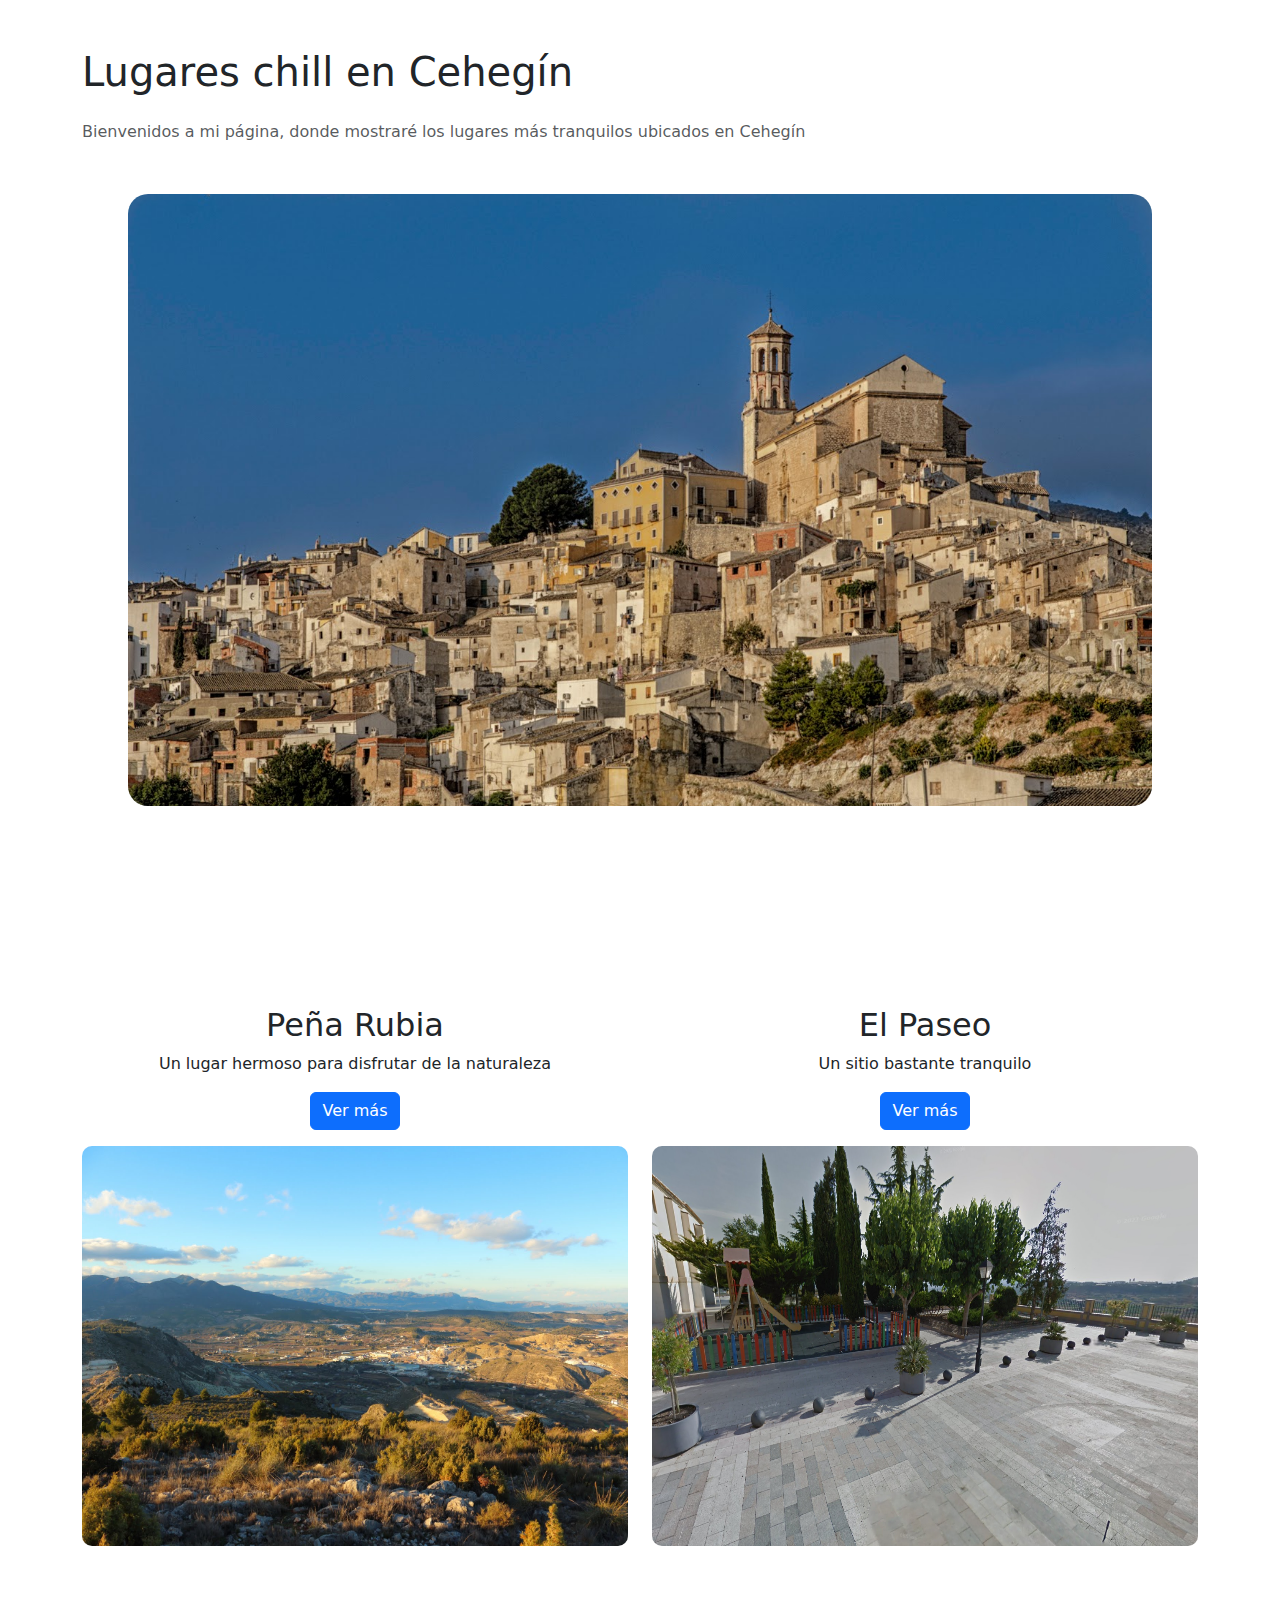
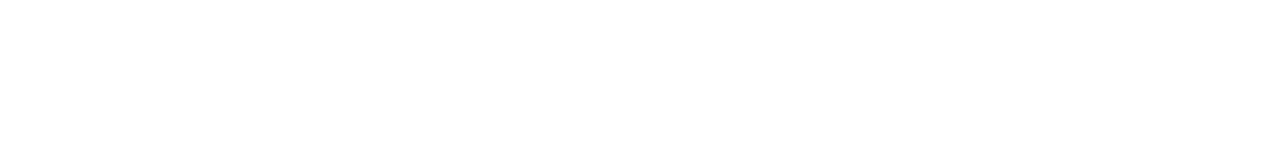
<file: index.html>
<!DOCTYPE html><html lang="es"><head><meta charset="utf-8"><meta name="viewport" content="width=device-width, initial-scale=1.0"><title>Chill en Cehegín</title><link rel="stylesheet" href="/index.02354acd.css"></head><body> <div class="container mt-5"> <h1 class="mb-4 mt-5">Lugares chill en Cehegín</h1> <p class="text-muted">Bienvenidos a mi página, donde mostraré los lugares más tranquilos ubicados en Cehegín</p> </div> <div class="simple-slider" data-simple-slider> <img src="/cehegin1.4e8de861.jpeg" alt="Cehegín 1" class="img-fluid"> <img src="/cehegin2.64456820.jpg" alt="Cehegín 2" class="img-fluid"> <img src="/cehegin3.8048e8ab.jpg" alt="Cehegín 3" class="img-fluid"> </div> <div class="container lugares mt-5"> <div class="row"> <div class="col-md-6"> <div class="text-center"> <h2>Peña Rubia</h2> <p>Un lugar hermoso para disfrutar de la naturaleza</p> <a href="/html/peniarubia.html" class="btn btn-primary">Ver más</a> </div> <img src="/peniarubia.c87e89c2.jpeg" alt="Peña Rubia" class="img-fluid mt-3"> </div> <div class="col-md-6"> <div class="text-center"> <h2>El Paseo</h2> <p>Un sitio bastante tranquilo</p> <a href="/html/paseo.html" class="btn btn-primary">Ver más</a> </div> <img src="/paseo.71698b71.png" alt="El Paseo" class="img-fluid mt-3"> </div> </div> </div> <script type="module" src="/index.969d5f4a.js"></script> </body></html>
</file>
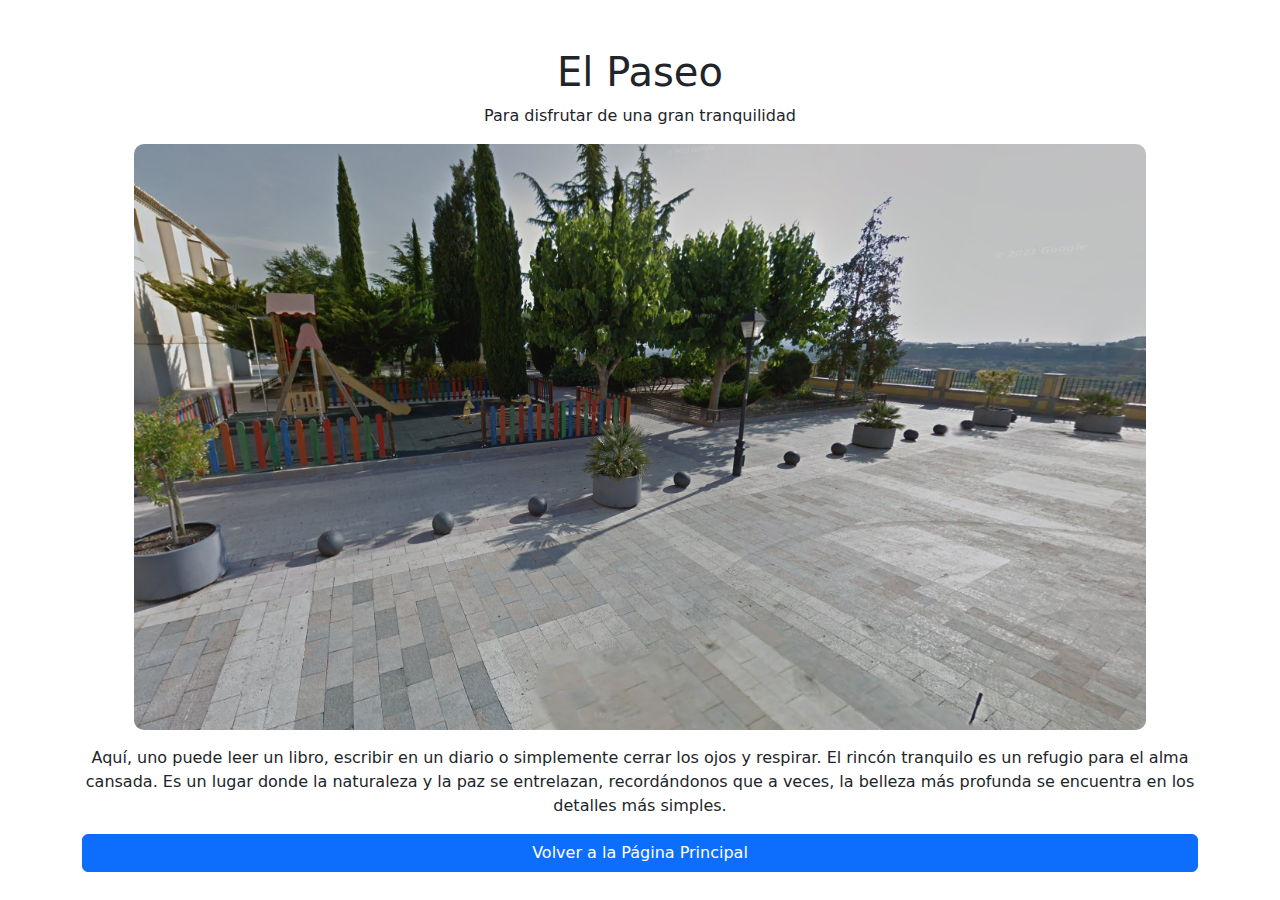
<file: html/paseo.html>
<!DOCTYPE html><html lang="es"><head><meta charset="utf-8"><meta name="viewport" content="width=device-width, initial-scale=1.0"><title>El Paseo</title><link rel="stylesheet" href="/index.02354acd.css"></head><body> <div class="container mt-5"> <h1 class="text-center">El Paseo</h1> <p class="text-center">Para disfrutar de una gran tranquilidad</p><p> <img src="/paseo.71698b71.png" alt="El Paseo" class="d-block img-fluid lugar mt-3 mx-auto"> </p><p class="mt-3 text-center">Aquí, uno puede leer un libro, escribir en un diario o simplemente cerrar los ojos y respirar. El rincón tranquilo es un refugio para el alma cansada. Es un lugar donde la naturaleza y la paz se entrelazan, recordándonos que a veces, la belleza más profunda se encuentra en los detalles más simples.</p> <a href="/index.html" class="btn btn-primary d-block mx-auto">Volver a la Página Principal</a> </div> <script type="module" src="/index.969d5f4a.js"></script> </body></html>
</file>
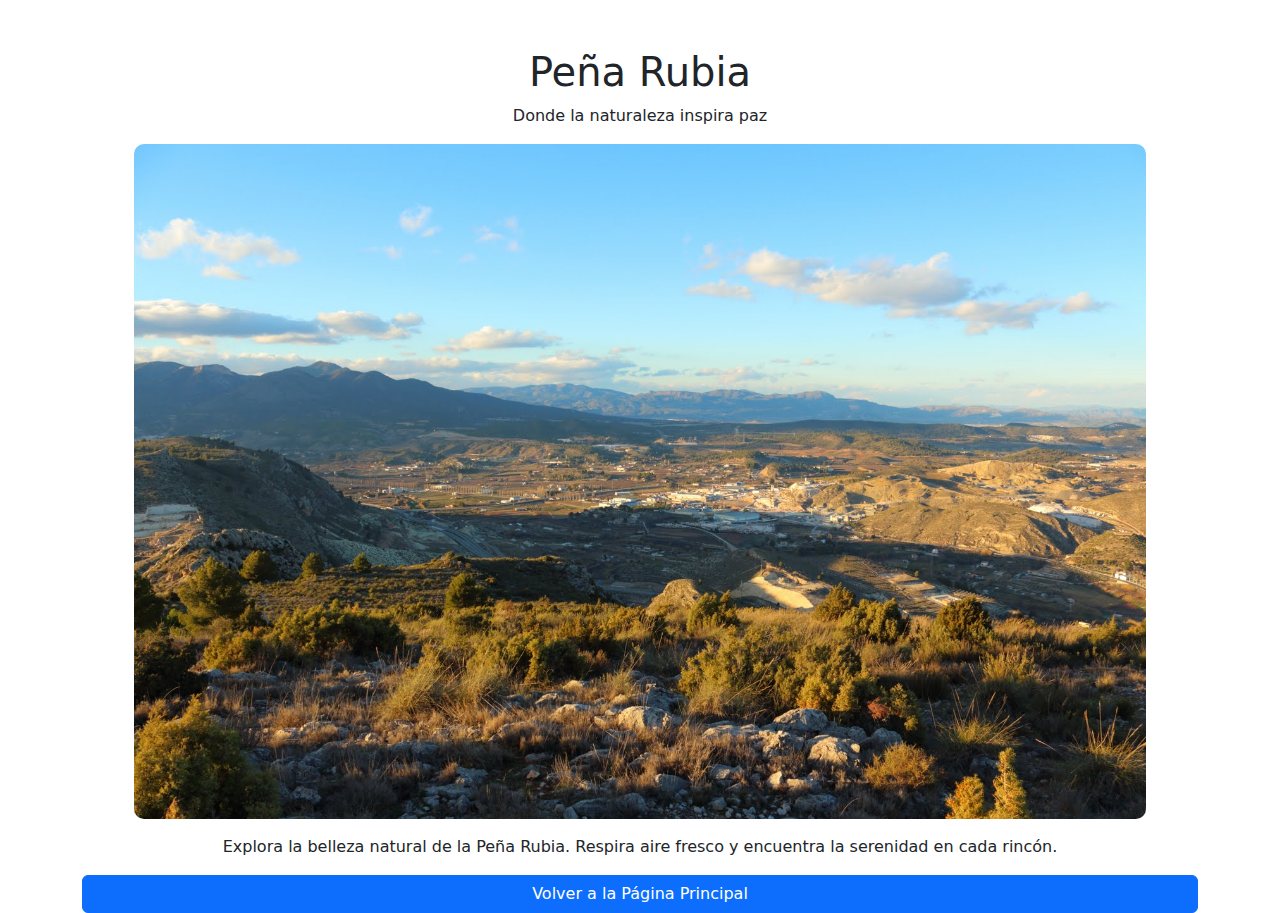
<file: html/peniarubia.html>
<!DOCTYPE html><html lang="es"><head><meta charset="utf-8"><meta name="viewport" content="width=device-width, initial-scale=1.0"><title>Peña Rubia</title><link rel="stylesheet" href="/index.02354acd.css"></head><body> <div class="container mt-5"> <h1 class="text-center">Peña Rubia</h1> <p class="text-center">Donde la naturaleza inspira paz</p> <img src="/peniarubia.c87e89c2.jpeg" alt="Peña Rubia" class="d-block img-fluid lugar mt-3 mx-auto"> <p class="mt-3 text-center">Explora la belleza natural de la Peña Rubia. Respira aire fresco y encuentra la serenidad en cada rincón.</p> <a href="/index.html" class="btn btn-primary d-block mx-auto">Volver a la Página Principal</a> </div> <script type="module" src="/index.969d5f4a.js"></script> </body></html>
</file>
<file: index.02354acd.css>
.simple-slider{border-radius:20px;width:1024px;height:612px;margin:50px auto 200px}.lugares img{border-radius:10px;width:100%;height:400px;margin-bottom:200px}img.lugar{border-radius:10px;max-width:1012px}:root,[data-bs-theme=light]{--bs-blue:#0d6efd;--bs-indigo:#6610f2;--bs-purple:#6f42c1;--bs-pink:#d63384;--bs-red:#dc3545;--bs-orange:#fd7e14;--bs-yellow:#ffc107;--bs-green:#198754;--bs-teal:#20c997;--bs-cyan:#0dcaf0;--bs-black:#000;--bs-white:#fff;--bs-gray:#6c757d;--bs-gray-dark:#343a40;--bs-gray-100:#f8f9fa;--bs-gray-200:#e9ecef;--bs-gray-300:#dee2e6;--bs-gray-400:#ced4da;--bs-gray-500:#adb5bd;--bs-gray-600:#6c757d;--bs-gray-700:#495057;--bs-gray-800:#343a40;--bs-gray-900:#212529;--bs-primary:#0d6efd;--bs-secondary:#6c757d;--bs-success:#198754;--bs-info:#0dcaf0;--bs-warning:#ffc107;--bs-danger:#dc3545;--bs-light:#f8f9fa;--bs-dark:#212529;--bs-primary-rgb:13,110,253;--bs-secondary-rgb:108,117,125;--bs-success-rgb:25,135,84;--bs-info-rgb:13,202,240;--bs-warning-rgb:255,193,7;--bs-danger-rgb:220,53,69;--bs-light-rgb:248,249,250;--bs-dark-rgb:33,37,41;--bs-primary-text-emphasis:#052c65;--bs-secondary-text-emphasis:#2b2f32;--bs-success-text-emphasis:#0a3622;--bs-info-text-emphasis:#055160;--bs-warning-text-emphasis:#664d03;--bs-danger-text-emphasis:#58151c;--bs-light-text-emphasis:#495057;--bs-dark-text-emphasis:#495057;--bs-primary-bg-subtle:#cfe2ff;--bs-secondary-bg-subtle:#e2e3e5;--bs-success-bg-subtle:#d1e7dd;--bs-info-bg-subtle:#cff4fc;--bs-warning-bg-subtle:#fff3cd;--bs-danger-bg-subtle:#f8d7da;--bs-light-bg-subtle:#fcfcfd;--bs-dark-bg-subtle:#ced4da;--bs-primary-border-subtle:#9ec5fe;--bs-secondary-border-subtle:#c4c8cb;--bs-success-border-subtle:#a3cfbb;--bs-info-border-subtle:#9eeaf9;--bs-warning-border-subtle:#ffe69c;--bs-danger-border-subtle:#f1aeb5;--bs-light-border-subtle:#e9ecef;--bs-dark-border-subtle:#adb5bd;--bs-white-rgb:255,255,255;--bs-black-rgb:0,0,0;--bs-font-sans-serif:system-ui,-apple-system,"Segoe UI",Roboto,"Helvetica Neue","Noto Sans","Liberation Sans",Arial,sans-serif,"Apple Color Emoji","Segoe UI Emoji","Segoe UI Symbol","Noto Color Emoji";--bs-font-monospace:SFMono-Regular,Menlo,Monaco,Consolas,"Liberation Mono","Courier New",monospace;--bs-gradient:linear-gradient(180deg,#ffffff26,#fff0);--bs-body-font-family:var(--bs-font-sans-serif);--bs-body-font-size:1rem;--bs-body-font-weight:400;--bs-body-line-height:1.5;--bs-body-color:#212529;--bs-body-color-rgb:33,37,41;--bs-body-bg:#fff;--bs-body-bg-rgb:255,255,255;--bs-emphasis-color:#000;--bs-emphasis-color-rgb:0,0,0;--bs-secondary-color:#212529bf;--bs-secondary-color-rgb:33,37,41;--bs-secondary-bg:#e9ecef;--bs-secondary-bg-rgb:233,236,239;--bs-tertiary-color:#21252980;--bs-tertiary-color-rgb:33,37,41;--bs-tertiary-bg:#f8f9fa;--bs-tertiary-bg-rgb:248,249,250;--bs-heading-color:inherit;--bs-link-color:#0d6efd;--bs-link-color-rgb:13,110,253;--bs-link-decoration:underline;--bs-link-hover-color:#0a58ca;--bs-link-hover-color-rgb:10,88,202;--bs-code-color:#d63384;--bs-highlight-color:#212529;--bs-highlight-bg:#fff3cd;--bs-border-width:1px;--bs-border-style:solid;--bs-border-color:#dee2e6;--bs-border-color-translucent:#0000002d;--bs-border-radius:.375rem;--bs-border-radius-sm:.25rem;--bs-border-radius-lg:.5rem;--bs-border-radius-xl:1rem;--bs-border-radius-xxl:2rem;--bs-border-radius-2xl:var(--bs-border-radius-xxl);--bs-border-radius-pill:50rem;--bs-box-shadow:0 .5rem 1rem #00000026;--bs-box-shadow-sm:0 .125rem .25rem #00000013;--bs-box-shadow-lg:0 1rem 3rem #0000002d;--bs-box-shadow-inset:inset 0 1px 2px #00000013;--bs-focus-ring-width:.25rem;--bs-focus-ring-opacity:.25;--bs-focus-ring-color:#0d6efd40;--bs-form-valid-color:#198754;--bs-form-valid-border-color:#198754;--bs-form-invalid-color:#dc3545;--bs-form-invalid-border-color:#dc3545}[data-bs-theme=dark]{color-scheme:dark;--bs-body-color:#dee2e6;--bs-body-color-rgb:222,226,230;--bs-body-bg:#212529;--bs-body-bg-rgb:33,37,41;--bs-emphasis-color:#fff;--bs-emphasis-color-rgb:255,255,255;--bs-secondary-color:#dee2e6bf;--bs-secondary-color-rgb:222,226,230;--bs-secondary-bg:#343a40;--bs-secondary-bg-rgb:52,58,64;--bs-tertiary-color:#dee2e680;--bs-tertiary-color-rgb:222,226,230;--bs-tertiary-bg:#2b3035;--bs-tertiary-bg-rgb:43,48,53;--bs-primary-text-emphasis:#6ea8fe;--bs-secondary-text-emphasis:#a7acb1;--bs-success-text-emphasis:#75b798;--bs-info-text-emphasis:#6edff6;--bs-warning-text-emphasis:#ffda6a;--bs-danger-text-emphasis:#ea868f;--bs-light-text-emphasis:#f8f9fa;--bs-dark-text-emphasis:#dee2e6;--bs-primary-bg-subtle:#031633;--bs-secondary-bg-subtle:#161719;--bs-success-bg-subtle:#051b11;--bs-info-bg-subtle:#032830;--bs-warning-bg-subtle:#332701;--bs-danger-bg-subtle:#2c0b0e;--bs-light-bg-subtle:#343a40;--bs-dark-bg-subtle:#1a1d20;--bs-primary-border-subtle:#084298;--bs-secondary-border-subtle:#41464b;--bs-success-border-subtle:#0f5132;--bs-info-border-subtle:#087990;--bs-warning-border-subtle:#997404;--bs-danger-border-subtle:#842029;--bs-light-border-subtle:#495057;--bs-dark-border-subtle:#343a40;--bs-heading-color:inherit;--bs-link-color:#6ea8fe;--bs-link-hover-color:#8bb9fe;--bs-link-color-rgb:110,168,254;--bs-link-hover-color-rgb:139,185,254;--bs-code-color:#e685b5;--bs-highlight-color:#dee2e6;--bs-highlight-bg:#664d03;--bs-border-color:#495057;--bs-border-color-translucent:#ffffff26;--bs-form-valid-color:#75b798;--bs-form-valid-border-color:#75b798;--bs-form-invalid-color:#ea868f;--bs-form-invalid-border-color:#ea868f}*,:after,:before{box-sizing:border-box}@media (prefers-reduced-motion:no-preference){:root{scroll-behavior:smooth}}body{font-family:var(--bs-body-font-family);font-size:var(--bs-body-font-size);font-weight:var(--bs-body-font-weight);line-height:var(--bs-body-line-height);color:var(--bs-body-color);text-align:var(--bs-body-text-align);background-color:var(--bs-body-bg);-webkit-text-size-adjust:100%;-webkit-tap-highlight-color:transparent;margin:0}hr{color:inherit;border:0;border-top:var(--bs-border-width)solid;opacity:.25;margin:1rem 0}.h1,.h2,.h3,.h4,.h5,.h6,h1,h2,h3,h4,h5,h6{color:var(--bs-heading-color);margin-top:0;margin-bottom:.5rem;font-weight:500;line-height:1.2}.h1,h1{font-size:calc(1.375rem + 1.5vw)}@media (width>=1200px){.h1,h1{font-size:2.5rem}}.h2,h2{font-size:calc(1.325rem + .9vw)}@media (width>=1200px){.h2,h2{font-size:2rem}}.h3,h3{font-size:calc(1.3rem + .6vw)}@media (width>=1200px){.h3,h3{font-size:1.75rem}}.h4,h4{font-size:calc(1.275rem + .3vw)}@media (width>=1200px){.h4,h4{font-size:1.5rem}}.h5,h5{font-size:1.25rem}.h6,h6{font-size:1rem}p{margin-top:0;margin-bottom:1rem}abbr[title]{cursor:help;text-decoration-skip-ink:none;-webkit-text-decoration:underline dotted;text-decoration:underline dotted}address{font-style:normal;line-height:inherit;margin-bottom:1rem}ol,ul{padding-left:2rem}dl,ol,ul{margin-top:0;margin-bottom:1rem}ol ol,ol ul,ul ol,ul ul{margin-bottom:0}dt{font-weight:700}dd{margin-bottom:.5rem;margin-left:0}blockquote{margin:0 0 1rem}b,strong{font-weight:bolder}.small,small{font-size:.875em}.mark,mark{color:var(--bs-highlight-color);background-color:var(--bs-highlight-bg);padding:.1875em}sub,sup{vertical-align:baseline;font-size:.75em;line-height:0;position:relative}sub{bottom:-.25em}sup{top:-.5em}a{color:rgba(var(--bs-link-color-rgb),var(--bs-link-opacity,1));text-decoration:underline}a:hover{--bs-link-color-rgb:var(--bs-link-hover-color-rgb)}a:not([href]):not([class]),a:not([href]):not([class]):hover{color:inherit;text-decoration:none}code,kbd,pre,samp{font-family:var(--bs-font-monospace);font-size:1em}pre{margin-top:0;margin-bottom:1rem;font-size:.875em;display:block;overflow:auto}pre code{font-size:inherit;color:inherit;word-break:normal}code{color:var(--bs-code-color);word-wrap:break-word;font-size:.875em}a>code{color:inherit}kbd{color:var(--bs-body-bg);background-color:var(--bs-body-color);border-radius:.25rem;padding:.1875rem .375rem;font-size:.875em}kbd kbd{padding:0;font-size:1em}figure{margin:0 0 1rem}img,svg{vertical-align:middle}table{caption-side:bottom;border-collapse:collapse}caption{color:var(--bs-secondary-color);text-align:left;padding-top:.5rem;padding-bottom:.5rem}th{text-align:inherit;text-align:-webkit-match-parent}tbody,td,tfoot,th,thead,tr{border-color:inherit;border-style:solid;border-width:0}label{display:inline-block}button{border-radius:0}button:focus:not(:focus-visible){outline:0}button,input,optgroup,select,textarea{font-family:inherit;font-size:inherit;line-height:inherit;margin:0}button,select{text-transform:none}[role=button]{cursor:pointer}select{word-wrap:normal}select:disabled{opacity:1}[list]:not([type=date]):not([type=datetime-local]):not([type=month]):not([type=week]):not([type=time])::-webkit-calendar-picker-indicator{display:none!important}[type=button],[type=reset],[type=submit],button{-webkit-appearance:button}[type=button]:not(:disabled),[type=reset]:not(:disabled),[type=submit]:not(:disabled),button:not(:disabled){cursor:pointer}::-moz-focus-inner{border-style:none;padding:0}textarea{resize:vertical}fieldset{border:0;min-width:0;margin:0;padding:0}legend{float:left;font-size:calc(1.275rem + .3vw);line-height:inherit;width:100%;margin-bottom:.5rem;padding:0}@media (width>=1200px){legend{font-size:1.5rem}}legend+*{clear:left}::-webkit-datetime-edit-day-field{padding:0}::-webkit-datetime-edit-fields-wrapper{padding:0}::-webkit-datetime-edit-hour-field{padding:0}::-webkit-datetime-edit-minute{padding:0}::-webkit-datetime-edit-month-field{padding:0}::-webkit-datetime-edit-text{padding:0}::-webkit-datetime-edit-year-field{padding:0}::-webkit-inner-spin-button{height:auto}[type=search]{-webkit-appearance:textfield;outline-offset:-2px}::-webkit-search-decoration{-webkit-appearance:none}::-webkit-color-swatch-wrapper{padding:0}::file-selector-button{font:inherit;-webkit-appearance:button}output{display:inline-block}iframe{border:0}summary{cursor:pointer;display:list-item}progress{vertical-align:baseline}[hidden]{display:none!important}.lead{font-size:1.25rem;font-weight:300}.display-1{font-size:calc(1.625rem + 4.5vw);font-weight:300;line-height:1.2}@media (width>=1200px){.display-1{font-size:5rem}}.display-2{font-size:calc(1.575rem + 3.9vw);font-weight:300;line-height:1.2}@media (width>=1200px){.display-2{font-size:4.5rem}}.display-3{font-size:calc(1.525rem + 3.3vw);font-weight:300;line-height:1.2}@media (width>=1200px){.display-3{font-size:4rem}}.display-4{font-size:calc(1.475rem + 2.7vw);font-weight:300;line-height:1.2}@media (width>=1200px){.display-4{font-size:3.5rem}}.display-5{font-size:calc(1.425rem + 2.1vw);font-weight:300;line-height:1.2}@media (width>=1200px){.display-5{font-size:3rem}}.display-6{font-size:calc(1.375rem + 1.5vw);font-weight:300;line-height:1.2}@media (width>=1200px){.display-6{font-size:2.5rem}}.list-unstyled,.list-inline{padding-left:0;list-style:none}.list-inline-item{display:inline-block}.list-inline-item:not(:last-child){margin-right:.5rem}.initialism{text-transform:uppercase;font-size:.875em}.blockquote{margin-bottom:1rem;font-size:1.25rem}.blockquote>:last-child{margin-bottom:0}.blockquote-footer{color:#6c757d;margin-top:-1rem;margin-bottom:1rem;font-size:.875em}.blockquote-footer:before{content:"— "}.img-fluid{max-width:100%;height:auto}.img-thumbnail{background-color:var(--bs-body-bg);border:var(--bs-border-width)solid var(--bs-border-color);border-radius:var(--bs-border-radius);max-width:100%;height:auto;padding:.25rem}.figure{display:inline-block}.figure-img{margin-bottom:.5rem;line-height:1}.figure-caption{color:var(--bs-secondary-color);font-size:.875em}.container,.container-fluid,.container-lg,.container-md,.container-sm,.container-xl,.container-xxl{--bs-gutter-x:1.5rem;--bs-gutter-y:0;padding-right:calc(var(--bs-gutter-x)*.5);padding-left:calc(var(--bs-gutter-x)*.5);width:100%;margin-left:auto;margin-right:auto}@media (width>=576px){.container,.container-sm{max-width:540px}}@media (width>=768px){.container,.container-md,.container-sm{max-width:720px}}@media (width>=992px){.container,.container-lg,.container-md,.container-sm{max-width:960px}}@media (width>=1200px){.container,.container-lg,.container-md,.container-sm,.container-xl{max-width:1140px}}@media (width>=1400px){.container,.container-lg,.container-md,.container-sm,.container-xl,.container-xxl{max-width:1320px}}:root{--bs-breakpoint-xs:0;--bs-breakpoint-sm:576px;--bs-breakpoint-md:768px;--bs-breakpoint-lg:992px;--bs-breakpoint-xl:1200px;--bs-breakpoint-xxl:1400px}.row{--bs-gutter-x:1.5rem;--bs-gutter-y:0;margin-top:calc(-1*var(--bs-gutter-y));margin-right:calc(-.5*var(--bs-gutter-x));margin-left:calc(-.5*var(--bs-gutter-x));flex-wrap:wrap;display:flex}.row>*{padding-right:calc(var(--bs-gutter-x)*.5);padding-left:calc(var(--bs-gutter-x)*.5);margin-top:var(--bs-gutter-y);flex-shrink:0;width:100%;max-width:100%}.col{flex:1 0}.row-cols-auto>*{flex:none;width:auto}.row-cols-1>*{flex:none;width:100%}.row-cols-2>*{flex:none;width:50%}.row-cols-3>*{flex:none;width:33.3333%}.row-cols-4>*{flex:none;width:25%}.row-cols-5>*{flex:none;width:20%}.row-cols-6>*{flex:none;width:16.6667%}.col-auto{flex:none;width:auto}.col-1{flex:none;width:8.33333%}.col-2{flex:none;width:16.6667%}.col-3{flex:none;width:25%}.col-4{flex:none;width:33.3333%}.col-5{flex:none;width:41.6667%}.col-6{flex:none;width:50%}.col-7{flex:none;width:58.3333%}.col-8{flex:none;width:66.6667%}.col-9{flex:none;width:75%}.col-10{flex:none;width:83.3333%}.col-11{flex:none;width:91.6667%}.col-12{flex:none;width:100%}.offset-1{margin-left:8.33333%}.offset-2{margin-left:16.6667%}.offset-3{margin-left:25%}.offset-4{margin-left:33.3333%}.offset-5{margin-left:41.6667%}.offset-6{margin-left:50%}.offset-7{margin-left:58.3333%}.offset-8{margin-left:66.6667%}.offset-9{margin-left:75%}.offset-10{margin-left:83.3333%}.offset-11{margin-left:91.6667%}.g-0,.gx-0{--bs-gutter-x:0}.g-0,.gy-0{--bs-gutter-y:0}.g-1,.gx-1{--bs-gutter-x:.25rem}.g-1,.gy-1{--bs-gutter-y:.25rem}.g-2,.gx-2{--bs-gutter-x:.5rem}.g-2,.gy-2{--bs-gutter-y:.5rem}.g-3,.gx-3{--bs-gutter-x:1rem}.g-3,.gy-3{--bs-gutter-y:1rem}.g-4,.gx-4{--bs-gutter-x:1.5rem}.g-4,.gy-4{--bs-gutter-y:1.5rem}.g-5,.gx-5{--bs-gutter-x:3rem}.g-5,.gy-5{--bs-gutter-y:3rem}@media (width>=576px){.col-sm{flex:1 0}.row-cols-sm-auto>*{flex:none;width:auto}.row-cols-sm-1>*{flex:none;width:100%}.row-cols-sm-2>*{flex:none;width:50%}.row-cols-sm-3>*{flex:none;width:33.3333%}.row-cols-sm-4>*{flex:none;width:25%}.row-cols-sm-5>*{flex:none;width:20%}.row-cols-sm-6>*{flex:none;width:16.6667%}.col-sm-auto{flex:none;width:auto}.col-sm-1{flex:none;width:8.33333%}.col-sm-2{flex:none;width:16.6667%}.col-sm-3{flex:none;width:25%}.col-sm-4{flex:none;width:33.3333%}.col-sm-5{flex:none;width:41.6667%}.col-sm-6{flex:none;width:50%}.col-sm-7{flex:none;width:58.3333%}.col-sm-8{flex:none;width:66.6667%}.col-sm-9{flex:none;width:75%}.col-sm-10{flex:none;width:83.3333%}.col-sm-11{flex:none;width:91.6667%}.col-sm-12{flex:none;width:100%}.offset-sm-0{margin-left:0}.offset-sm-1{margin-left:8.33333%}.offset-sm-2{margin-left:16.6667%}.offset-sm-3{margin-left:25%}.offset-sm-4{margin-left:33.3333%}.offset-sm-5{margin-left:41.6667%}.offset-sm-6{margin-left:50%}.offset-sm-7{margin-left:58.3333%}.offset-sm-8{margin-left:66.6667%}.offset-sm-9{margin-left:75%}.offset-sm-10{margin-left:83.3333%}.offset-sm-11{margin-left:91.6667%}.g-sm-0,.gx-sm-0{--bs-gutter-x:0}.g-sm-0,.gy-sm-0{--bs-gutter-y:0}.g-sm-1,.gx-sm-1{--bs-gutter-x:.25rem}.g-sm-1,.gy-sm-1{--bs-gutter-y:.25rem}.g-sm-2,.gx-sm-2{--bs-gutter-x:.5rem}.g-sm-2,.gy-sm-2{--bs-gutter-y:.5rem}.g-sm-3,.gx-sm-3{--bs-gutter-x:1rem}.g-sm-3,.gy-sm-3{--bs-gutter-y:1rem}.g-sm-4,.gx-sm-4{--bs-gutter-x:1.5rem}.g-sm-4,.gy-sm-4{--bs-gutter-y:1.5rem}.g-sm-5,.gx-sm-5{--bs-gutter-x:3rem}.g-sm-5,.gy-sm-5{--bs-gutter-y:3rem}}@media (width>=768px){.col-md{flex:1 0}.row-cols-md-auto>*{flex:none;width:auto}.row-cols-md-1>*{flex:none;width:100%}.row-cols-md-2>*{flex:none;width:50%}.row-cols-md-3>*{flex:none;width:33.3333%}.row-cols-md-4>*{flex:none;width:25%}.row-cols-md-5>*{flex:none;width:20%}.row-cols-md-6>*{flex:none;width:16.6667%}.col-md-auto{flex:none;width:auto}.col-md-1{flex:none;width:8.33333%}.col-md-2{flex:none;width:16.6667%}.col-md-3{flex:none;width:25%}.col-md-4{flex:none;width:33.3333%}.col-md-5{flex:none;width:41.6667%}.col-md-6{flex:none;width:50%}.col-md-7{flex:none;width:58.3333%}.col-md-8{flex:none;width:66.6667%}.col-md-9{flex:none;width:75%}.col-md-10{flex:none;width:83.3333%}.col-md-11{flex:none;width:91.6667%}.col-md-12{flex:none;width:100%}.offset-md-0{margin-left:0}.offset-md-1{margin-left:8.33333%}.offset-md-2{margin-left:16.6667%}.offset-md-3{margin-left:25%}.offset-md-4{margin-left:33.3333%}.offset-md-5{margin-left:41.6667%}.offset-md-6{margin-left:50%}.offset-md-7{margin-left:58.3333%}.offset-md-8{margin-left:66.6667%}.offset-md-9{margin-left:75%}.offset-md-10{margin-left:83.3333%}.offset-md-11{margin-left:91.6667%}.g-md-0,.gx-md-0{--bs-gutter-x:0}.g-md-0,.gy-md-0{--bs-gutter-y:0}.g-md-1,.gx-md-1{--bs-gutter-x:.25rem}.g-md-1,.gy-md-1{--bs-gutter-y:.25rem}.g-md-2,.gx-md-2{--bs-gutter-x:.5rem}.g-md-2,.gy-md-2{--bs-gutter-y:.5rem}.g-md-3,.gx-md-3{--bs-gutter-x:1rem}.g-md-3,.gy-md-3{--bs-gutter-y:1rem}.g-md-4,.gx-md-4{--bs-gutter-x:1.5rem}.g-md-4,.gy-md-4{--bs-gutter-y:1.5rem}.g-md-5,.gx-md-5{--bs-gutter-x:3rem}.g-md-5,.gy-md-5{--bs-gutter-y:3rem}}@media (width>=992px){.col-lg{flex:1 0}.row-cols-lg-auto>*{flex:none;width:auto}.row-cols-lg-1>*{flex:none;width:100%}.row-cols-lg-2>*{flex:none;width:50%}.row-cols-lg-3>*{flex:none;width:33.3333%}.row-cols-lg-4>*{flex:none;width:25%}.row-cols-lg-5>*{flex:none;width:20%}.row-cols-lg-6>*{flex:none;width:16.6667%}.col-lg-auto{flex:none;width:auto}.col-lg-1{flex:none;width:8.33333%}.col-lg-2{flex:none;width:16.6667%}.col-lg-3{flex:none;width:25%}.col-lg-4{flex:none;width:33.3333%}.col-lg-5{flex:none;width:41.6667%}.col-lg-6{flex:none;width:50%}.col-lg-7{flex:none;width:58.3333%}.col-lg-8{flex:none;width:66.6667%}.col-lg-9{flex:none;width:75%}.col-lg-10{flex:none;width:83.3333%}.col-lg-11{flex:none;width:91.6667%}.col-lg-12{flex:none;width:100%}.offset-lg-0{margin-left:0}.offset-lg-1{margin-left:8.33333%}.offset-lg-2{margin-left:16.6667%}.offset-lg-3{margin-left:25%}.offset-lg-4{margin-left:33.3333%}.offset-lg-5{margin-left:41.6667%}.offset-lg-6{margin-left:50%}.offset-lg-7{margin-left:58.3333%}.offset-lg-8{margin-left:66.6667%}.offset-lg-9{margin-left:75%}.offset-lg-10{margin-left:83.3333%}.offset-lg-11{margin-left:91.6667%}.g-lg-0,.gx-lg-0{--bs-gutter-x:0}.g-lg-0,.gy-lg-0{--bs-gutter-y:0}.g-lg-1,.gx-lg-1{--bs-gutter-x:.25rem}.g-lg-1,.gy-lg-1{--bs-gutter-y:.25rem}.g-lg-2,.gx-lg-2{--bs-gutter-x:.5rem}.g-lg-2,.gy-lg-2{--bs-gutter-y:.5rem}.g-lg-3,.gx-lg-3{--bs-gutter-x:1rem}.g-lg-3,.gy-lg-3{--bs-gutter-y:1rem}.g-lg-4,.gx-lg-4{--bs-gutter-x:1.5rem}.g-lg-4,.gy-lg-4{--bs-gutter-y:1.5rem}.g-lg-5,.gx-lg-5{--bs-gutter-x:3rem}.g-lg-5,.gy-lg-5{--bs-gutter-y:3rem}}@media (width>=1200px){.col-xl{flex:1 0}.row-cols-xl-auto>*{flex:none;width:auto}.row-cols-xl-1>*{flex:none;width:100%}.row-cols-xl-2>*{flex:none;width:50%}.row-cols-xl-3>*{flex:none;width:33.3333%}.row-cols-xl-4>*{flex:none;width:25%}.row-cols-xl-5>*{flex:none;width:20%}.row-cols-xl-6>*{flex:none;width:16.6667%}.col-xl-auto{flex:none;width:auto}.col-xl-1{flex:none;width:8.33333%}.col-xl-2{flex:none;width:16.6667%}.col-xl-3{flex:none;width:25%}.col-xl-4{flex:none;width:33.3333%}.col-xl-5{flex:none;width:41.6667%}.col-xl-6{flex:none;width:50%}.col-xl-7{flex:none;width:58.3333%}.col-xl-8{flex:none;width:66.6667%}.col-xl-9{flex:none;width:75%}.col-xl-10{flex:none;width:83.3333%}.col-xl-11{flex:none;width:91.6667%}.col-xl-12{flex:none;width:100%}.offset-xl-0{margin-left:0}.offset-xl-1{margin-left:8.33333%}.offset-xl-2{margin-left:16.6667%}.offset-xl-3{margin-left:25%}.offset-xl-4{margin-left:33.3333%}.offset-xl-5{margin-left:41.6667%}.offset-xl-6{margin-left:50%}.offset-xl-7{margin-left:58.3333%}.offset-xl-8{margin-left:66.6667%}.offset-xl-9{margin-left:75%}.offset-xl-10{margin-left:83.3333%}.offset-xl-11{margin-left:91.6667%}.g-xl-0,.gx-xl-0{--bs-gutter-x:0}.g-xl-0,.gy-xl-0{--bs-gutter-y:0}.g-xl-1,.gx-xl-1{--bs-gutter-x:.25rem}.g-xl-1,.gy-xl-1{--bs-gutter-y:.25rem}.g-xl-2,.gx-xl-2{--bs-gutter-x:.5rem}.g-xl-2,.gy-xl-2{--bs-gutter-y:.5rem}.g-xl-3,.gx-xl-3{--bs-gutter-x:1rem}.g-xl-3,.gy-xl-3{--bs-gutter-y:1rem}.g-xl-4,.gx-xl-4{--bs-gutter-x:1.5rem}.g-xl-4,.gy-xl-4{--bs-gutter-y:1.5rem}.g-xl-5,.gx-xl-5{--bs-gutter-x:3rem}.g-xl-5,.gy-xl-5{--bs-gutter-y:3rem}}@media (width>=1400px){.col-xxl{flex:1 0}.row-cols-xxl-auto>*{flex:none;width:auto}.row-cols-xxl-1>*{flex:none;width:100%}.row-cols-xxl-2>*{flex:none;width:50%}.row-cols-xxl-3>*{flex:none;width:33.3333%}.row-cols-xxl-4>*{flex:none;width:25%}.row-cols-xxl-5>*{flex:none;width:20%}.row-cols-xxl-6>*{flex:none;width:16.6667%}.col-xxl-auto{flex:none;width:auto}.col-xxl-1{flex:none;width:8.33333%}.col-xxl-2{flex:none;width:16.6667%}.col-xxl-3{flex:none;width:25%}.col-xxl-4{flex:none;width:33.3333%}.col-xxl-5{flex:none;width:41.6667%}.col-xxl-6{flex:none;width:50%}.col-xxl-7{flex:none;width:58.3333%}.col-xxl-8{flex:none;width:66.6667%}.col-xxl-9{flex:none;width:75%}.col-xxl-10{flex:none;width:83.3333%}.col-xxl-11{flex:none;width:91.6667%}.col-xxl-12{flex:none;width:100%}.offset-xxl-0{margin-left:0}.offset-xxl-1{margin-left:8.33333%}.offset-xxl-2{margin-left:16.6667%}.offset-xxl-3{margin-left:25%}.offset-xxl-4{margin-left:33.3333%}.offset-xxl-5{margin-left:41.6667%}.offset-xxl-6{margin-left:50%}.offset-xxl-7{margin-left:58.3333%}.offset-xxl-8{margin-left:66.6667%}.offset-xxl-9{margin-left:75%}.offset-xxl-10{margin-left:83.3333%}.offset-xxl-11{margin-left:91.6667%}.g-xxl-0,.gx-xxl-0{--bs-gutter-x:0}.g-xxl-0,.gy-xxl-0{--bs-gutter-y:0}.g-xxl-1,.gx-xxl-1{--bs-gutter-x:.25rem}.g-xxl-1,.gy-xxl-1{--bs-gutter-y:.25rem}.g-xxl-2,.gx-xxl-2{--bs-gutter-x:.5rem}.g-xxl-2,.gy-xxl-2{--bs-gutter-y:.5rem}.g-xxl-3,.gx-xxl-3{--bs-gutter-x:1rem}.g-xxl-3,.gy-xxl-3{--bs-gutter-y:1rem}.g-xxl-4,.gx-xxl-4{--bs-gutter-x:1.5rem}.g-xxl-4,.gy-xxl-4{--bs-gutter-y:1.5rem}.g-xxl-5,.gx-xxl-5{--bs-gutter-x:3rem}.g-xxl-5,.gy-xxl-5{--bs-gutter-y:3rem}}.table{--bs-table-color-type:initial;--bs-table-bg-type:initial;--bs-table-color-state:initial;--bs-table-bg-state:initial;--bs-table-color:var(--bs-emphasis-color);--bs-table-bg:var(--bs-body-bg);--bs-table-border-color:var(--bs-border-color);--bs-table-accent-bg:transparent;--bs-table-striped-color:var(--bs-emphasis-color);--bs-table-striped-bg:rgba(var(--bs-emphasis-color-rgb),.05);--bs-table-active-color:var(--bs-emphasis-color);--bs-table-active-bg:rgba(var(--bs-emphasis-color-rgb),.1);--bs-table-hover-color:var(--bs-emphasis-color);--bs-table-hover-bg:rgba(var(--bs-emphasis-color-rgb),.075);vertical-align:top;border-color:var(--bs-table-border-color);width:100%;margin-bottom:1rem}.table>:not(caption)>*>*{color:var(--bs-table-color-state,var(--bs-table-color-type,var(--bs-table-color)));background-color:var(--bs-table-bg);border-bottom-width:var(--bs-border-width);box-shadow:inset 0 0 0 9999px var(--bs-table-bg-state,var(--bs-table-bg-type,var(--bs-table-accent-bg)));padding:.5rem}.table>tbody{vertical-align:inherit}.table>thead{vertical-align:bottom}.table-group-divider{border-top:calc(var(--bs-border-width)*2)solid currentcolor}.caption-top{caption-side:top}.table-sm>:not(caption)>*>*{padding:.25rem}.table-bordered>:not(caption)>*{border-width:var(--bs-border-width)0}.table-bordered>:not(caption)>*>*{border-width:0 var(--bs-border-width)}.table-borderless>:not(caption)>*>*{border-bottom-width:0}.table-borderless>:not(:first-child){border-top-width:0}.table-striped>tbody>tr:nth-of-type(odd)>*,.table-striped-columns>:not(caption)>tr>:nth-child(2n){--bs-table-color-type:var(--bs-table-striped-color);--bs-table-bg-type:var(--bs-table-striped-bg)}.table-active{--bs-table-color-state:var(--bs-table-active-color);--bs-table-bg-state:var(--bs-table-active-bg)}.table-hover>tbody>tr:hover>*{--bs-table-color-state:var(--bs-table-hover-color);--bs-table-bg-state:var(--bs-table-hover-bg)}.table-primary{--bs-table-color:#000;--bs-table-bg:#cfe2ff;--bs-table-border-color:#a6b5cc;--bs-table-striped-bg:#c5d7f2;--bs-table-striped-color:#000;--bs-table-active-bg:#bacbe6;--bs-table-active-color:#000;--bs-table-hover-bg:#bfd1ec;--bs-table-hover-color:#000;color:var(--bs-table-color);border-color:var(--bs-table-border-color)}.table-secondary{--bs-table-color:#000;--bs-table-bg:#e2e3e5;--bs-table-border-color:#b5b6b7;--bs-table-striped-bg:#d7d8da;--bs-table-striped-color:#000;--bs-table-active-bg:#cbccce;--bs-table-active-color:#000;--bs-table-hover-bg:#d1d2d4;--bs-table-hover-color:#000;color:var(--bs-table-color);border-color:var(--bs-table-border-color)}.table-success{--bs-table-color:#000;--bs-table-bg:#d1e7dd;--bs-table-border-color:#a7b9b1;--bs-table-striped-bg:#c7dbd2;--bs-table-striped-color:#000;--bs-table-active-bg:#bcd0c7;--bs-table-active-color:#000;--bs-table-hover-bg:#c1d6cc;--bs-table-hover-color:#000;color:var(--bs-table-color);border-color:var(--bs-table-border-color)}.table-info{--bs-table-color:#000;--bs-table-bg:#cff4fc;--bs-table-border-color:#a6c3ca;--bs-table-striped-bg:#c5e8ef;--bs-table-striped-color:#000;--bs-table-active-bg:#badce3;--bs-table-active-color:#000;--bs-table-hover-bg:#bfe2e9;--bs-table-hover-color:#000;color:var(--bs-table-color);border-color:var(--bs-table-border-color)}.table-warning{--bs-table-color:#000;--bs-table-bg:#fff3cd;--bs-table-border-color:#ccc2a4;--bs-table-striped-bg:#f2e7c3;--bs-table-striped-color:#000;--bs-table-active-bg:#e6dbb9;--bs-table-active-color:#000;--bs-table-hover-bg:#ece1be;--bs-table-hover-color:#000;color:var(--bs-table-color);border-color:var(--bs-table-border-color)}.table-danger{--bs-table-color:#000;--bs-table-bg:#f8d7da;--bs-table-border-color:#c6acae;--bs-table-striped-bg:#eccccf;--bs-table-striped-color:#000;--bs-table-active-bg:#dfc2c4;--bs-table-active-color:#000;--bs-table-hover-bg:#e5c7ca;--bs-table-hover-color:#000;color:var(--bs-table-color);border-color:var(--bs-table-border-color)}.table-light{--bs-table-color:#000;--bs-table-bg:#f8f9fa;--bs-table-border-color:#c6c7c8;--bs-table-striped-bg:#ecedee;--bs-table-striped-color:#000;--bs-table-active-bg:#dfe0e1;--bs-table-active-color:#000;--bs-table-hover-bg:#e5e6e7;--bs-table-hover-color:#000;color:var(--bs-table-color);border-color:var(--bs-table-border-color)}.table-dark{--bs-table-color:#fff;--bs-table-bg:#212529;--bs-table-border-color:#4d5154;--bs-table-striped-bg:#2c3034;--bs-table-striped-color:#fff;--bs-table-active-bg:#373b3e;--bs-table-active-color:#fff;--bs-table-hover-bg:#323539;--bs-table-hover-color:#fff;color:var(--bs-table-color);border-color:var(--bs-table-border-color)}.table-responsive{-webkit-overflow-scrolling:touch;overflow-x:auto}@media (width<=575.98px){.table-responsive-sm{-webkit-overflow-scrolling:touch;overflow-x:auto}}@media (width<=767.98px){.table-responsive-md{-webkit-overflow-scrolling:touch;overflow-x:auto}}@media (width<=991.98px){.table-responsive-lg{-webkit-overflow-scrolling:touch;overflow-x:auto}}@media (width<=1199.98px){.table-responsive-xl{-webkit-overflow-scrolling:touch;overflow-x:auto}}@media (width<=1399.98px){.table-responsive-xxl{-webkit-overflow-scrolling:touch;overflow-x:auto}}.form-label{margin-bottom:.5rem}.col-form-label{padding-top:calc(.375rem + var(--bs-border-width));padding-bottom:calc(.375rem + var(--bs-border-width));font-size:inherit;margin-bottom:0;line-height:1.5}.col-form-label-lg{padding-top:calc(.5rem + var(--bs-border-width));padding-bottom:calc(.5rem + var(--bs-border-width));font-size:1.25rem}.col-form-label-sm{padding-top:calc(.25rem + var(--bs-border-width));padding-bottom:calc(.25rem + var(--bs-border-width));font-size:.875rem}.form-text{color:var(--bs-secondary-color);margin-top:.25rem;font-size:.875em}.form-control{color:var(--bs-body-color);appearance:none;background-color:var(--bs-body-bg);border:var(--bs-border-width)solid var(--bs-border-color);border-radius:var(--bs-border-radius);background-clip:padding-box;width:100%;padding:.375rem .75rem;font-size:1rem;font-weight:400;line-height:1.5;transition:border-color .15s ease-in-out,box-shadow .15s ease-in-out;display:block}@media (prefers-reduced-motion:reduce){.form-control{transition:none}}.form-control[type=file]{overflow:hidden}.form-control[type=file]:not(:disabled):not([readonly]){cursor:pointer}.form-control:focus{color:var(--bs-body-color);background-color:var(--bs-body-bg);border-color:#86b7fe;outline:0;box-shadow:0 0 0 .25rem #0d6efd40}.form-control::-webkit-date-and-time-value{min-width:85px;height:1.5em;margin:0}.form-control::-webkit-datetime-edit{padding:0;display:block}.form-control::placeholder{color:var(--bs-secondary-color);opacity:1}.form-control:disabled{background-color:var(--bs-secondary-bg);opacity:1}.form-control::-webkit-file-upload-button{-webkit-margin-end:.75rem;color:var(--bs-body-color);background-color:var(--bs-tertiary-bg);pointer-events:none;border-color:inherit;border-style:solid;border-width:0;border-inline-end-width:var(--bs-border-width);margin:-.375rem -.75rem;border-radius:0;margin-inline-end:.75rem;padding:.375rem .75rem;transition:color .15s ease-in-out,background-color .15s ease-in-out,border-color .15s ease-in-out,box-shadow .15s ease-in-out}.form-control::file-selector-button{-webkit-margin-end:.75rem;color:var(--bs-body-color);background-color:var(--bs-tertiary-bg);pointer-events:none;border-color:inherit;border-style:solid;border-width:0;border-inline-end-width:var(--bs-border-width);border-radius:0;margin:-.375rem -.75rem;margin-inline-end:.75rem;padding:.375rem .75rem;transition:color .15s ease-in-out,background-color .15s ease-in-out,border-color .15s ease-in-out,box-shadow .15s ease-in-out}@media (prefers-reduced-motion:reduce){.form-control::file-selector-button{transition:none}}.form-control:hover:not(:disabled):not([readonly])::-webkit-file-upload-button{background-color:var(--bs-secondary-bg)}.form-control:hover:not(:disabled):not([readonly])::file-selector-button{background-color:var(--bs-secondary-bg)}.form-control-plaintext{color:var(--bs-body-color);border:solid #0000;border-width:var(--bs-border-width)0;background-color:#0000;width:100%;margin-bottom:0;padding:.375rem 0;line-height:1.5;display:block}.form-control-plaintext:focus{outline:0}.form-control-plaintext.form-control-lg,.form-control-plaintext.form-control-sm{padding-left:0;padding-right:0}.form-control-sm{min-height:calc(1.5em + .5rem + calc(var(--bs-border-width)*2));border-radius:var(--bs-border-radius-sm);padding:.25rem .5rem;font-size:.875rem}.form-control-sm::file-selector-button{-webkit-margin-end:.5rem;margin:-.25rem -.5rem;margin-inline-end:.5rem;padding:.25rem .5rem}.form-control-lg{min-height:calc(1.5em + 1rem + calc(var(--bs-border-width)*2));border-radius:var(--bs-border-radius-lg);padding:.5rem 1rem;font-size:1.25rem}.form-control-lg::file-selector-button{-webkit-margin-end:1rem;margin:-.5rem -1rem;margin-inline-end:1rem;padding:.5rem 1rem}textarea.form-control{min-height:calc(1.5em + .75rem + calc(var(--bs-border-width)*2))}textarea.form-control-sm{min-height:calc(1.5em + .5rem + calc(var(--bs-border-width)*2))}textarea.form-control-lg{min-height:calc(1.5em + 1rem + calc(var(--bs-border-width)*2))}.form-control-color{height:calc(1.5em + .75rem + calc(var(--bs-border-width)*2));width:3rem;padding:.375rem}.form-control-color:not(:disabled):not([readonly]){cursor:pointer}.form-control-color::-moz-color-swatch{border-radius:var(--bs-border-radius);border:0!important}.form-control-color::-webkit-color-swatch{border-radius:var(--bs-border-radius);border:0!important}.form-control-color.form-control-sm{height:calc(1.5em + .5rem + calc(var(--bs-border-width)*2))}.form-control-color.form-control-lg{height:calc(1.5em + 1rem + calc(var(--bs-border-width)*2))}.form-select{--bs-form-select-bg-img:url("data:image/svg+xml,%3csvg xmlns='http://www.w3.org/2000/svg' viewBox='0 0 16 16'%3e%3cpath fill='none' stroke='%23343a40' stroke-linecap='round' stroke-linejoin='round' stroke-width='2' d='m2 5 6 6 6-6'/%3e%3c/svg%3e");color:var(--bs-body-color);appearance:none;background-color:var(--bs-body-bg);background-image:var(--bs-form-select-bg-img),var(--bs-form-select-bg-icon,none);border:var(--bs-border-width)solid var(--bs-border-color);border-radius:var(--bs-border-radius);background-position:right .75rem center;background-repeat:no-repeat;background-size:16px 12px;width:100%;padding:.375rem 2.25rem .375rem .75rem;font-size:1rem;font-weight:400;line-height:1.5;transition:border-color .15s ease-in-out,box-shadow .15s ease-in-out;display:block}@media (prefers-reduced-motion:reduce){.form-select{transition:none}}.form-select:focus{border-color:#86b7fe;outline:0;box-shadow:0 0 0 .25rem #0d6efd40}.form-select[multiple],.form-select[size]:not([size="1"]){background-image:none;padding-right:.75rem}.form-select:disabled{background-color:var(--bs-secondary-bg)}.form-select:-moz-focusring{color:#0000;text-shadow:0 0 0 var(--bs-body-color)}.form-select-sm{border-radius:var(--bs-border-radius-sm);padding-top:.25rem;padding-bottom:.25rem;padding-left:.5rem;font-size:.875rem}.form-select-lg{border-radius:var(--bs-border-radius-lg);padding-top:.5rem;padding-bottom:.5rem;padding-left:1rem;font-size:1.25rem}[data-bs-theme=dark] .form-select{--bs-form-select-bg-img:url("data:image/svg+xml,%3csvg xmlns='http://www.w3.org/2000/svg' viewBox='0 0 16 16'%3e%3cpath fill='none' stroke='%23dee2e6' stroke-linecap='round' stroke-linejoin='round' stroke-width='2' d='m2 5 6 6 6-6'/%3e%3c/svg%3e")}.form-check{min-height:1.5rem;margin-bottom:.125rem;padding-left:1.5em;display:block}.form-check .form-check-input{float:left;margin-left:-1.5em}.form-check-reverse{text-align:right;padding-left:0;padding-right:1.5em}.form-check-reverse .form-check-input{float:right;margin-left:0;margin-right:-1.5em}.form-check-input{--bs-form-check-bg:var(--bs-body-bg);vertical-align:top;appearance:none;background-color:var(--bs-form-check-bg);background-image:var(--bs-form-check-bg-image);border:var(--bs-border-width)solid var(--bs-border-color);-webkit-print-color-adjust:exact;color-adjust:exact;print-color-adjust:exact;background-position:50%;background-repeat:no-repeat;background-size:contain;flex-shrink:0;width:1em;height:1em;margin-top:.25em}.form-check-input[type=checkbox]{border-radius:.25em}.form-check-input[type=radio]{border-radius:50%}.form-check-input:active{filter:brightness(90%)}.form-check-input:focus{border-color:#86b7fe;outline:0;box-shadow:0 0 0 .25rem #0d6efd40}.form-check-input:checked{background-color:#0d6efd;border-color:#0d6efd}.form-check-input:checked[type=checkbox]{--bs-form-check-bg-image:url("data:image/svg+xml,%3csvg xmlns='http://www.w3.org/2000/svg' viewBox='0 0 20 20'%3e%3cpath fill='none' stroke='%23fff' stroke-linecap='round' stroke-linejoin='round' stroke-width='3' d='m6 10 3 3 6-6'/%3e%3c/svg%3e")}.form-check-input:checked[type=radio]{--bs-form-check-bg-image:url("data:image/svg+xml,%3csvg xmlns='http://www.w3.org/2000/svg' viewBox='-4 -4 8 8'%3e%3ccircle r='2' fill='%23fff'/%3e%3c/svg%3e")}.form-check-input[type=checkbox]:indeterminate{--bs-form-check-bg-image:url("data:image/svg+xml,%3csvg xmlns='http://www.w3.org/2000/svg' viewBox='0 0 20 20'%3e%3cpath fill='none' stroke='%23fff' stroke-linecap='round' stroke-linejoin='round' stroke-width='3' d='M6 10h8'/%3e%3c/svg%3e");background-color:#0d6efd;border-color:#0d6efd}.form-check-input:disabled{pointer-events:none;filter:none;opacity:.5}.form-check-input:disabled~.form-check-label,.form-check-input[disabled]~.form-check-label{cursor:default;opacity:.5}.form-switch{padding-left:2.5em}.form-switch .form-check-input{--bs-form-switch-bg:url("data:image/svg+xml,%3csvg xmlns='http://www.w3.org/2000/svg' viewBox='-4 -4 8 8'%3e%3ccircle r='3' fill='rgba%280, 0, 0, 0.25%29'/%3e%3c/svg%3e");background-image:var(--bs-form-switch-bg);background-position:0;border-radius:2em;width:2em;margin-left:-2.5em;transition:background-position .15s ease-in-out}@media (prefers-reduced-motion:reduce){.form-switch .form-check-input{transition:none}}.form-switch .form-check-input:focus{--bs-form-switch-bg:url("data:image/svg+xml,%3csvg xmlns='http://www.w3.org/2000/svg' viewBox='-4 -4 8 8'%3e%3ccircle r='3' fill='%2386b7fe'/%3e%3c/svg%3e")}.form-switch .form-check-input:checked{--bs-form-switch-bg:url("data:image/svg+xml,%3csvg xmlns='http://www.w3.org/2000/svg' viewBox='-4 -4 8 8'%3e%3ccircle r='3' fill='%23fff'/%3e%3c/svg%3e");background-position:100%}.form-switch.form-check-reverse{padding-left:0;padding-right:2.5em}.form-switch.form-check-reverse .form-check-input{margin-left:0;margin-right:-2.5em}.form-check-inline{margin-right:1rem;display:inline-block}.btn-check{clip:rect(0,0,0,0);pointer-events:none;position:absolute}.btn-check:disabled+.btn,.btn-check[disabled]+.btn{pointer-events:none;filter:none;opacity:.65}[data-bs-theme=dark] .form-switch .form-check-input:not(:checked):not(:focus){--bs-form-switch-bg:url("data:image/svg+xml,%3csvg xmlns='http://www.w3.org/2000/svg' viewBox='-4 -4 8 8'%3e%3ccircle r='3' fill='rgba%28255, 255, 255, 0.25%29'/%3e%3c/svg%3e")}.form-range{appearance:none;background-color:#0000;width:100%;height:1.5rem;padding:0}.form-range:focus{outline:0}.form-range:focus::-webkit-slider-thumb{box-shadow:0 0 0 1px #fff,0 0 0 .25rem #0d6efd40}.form-range:focus::-moz-range-thumb{box-shadow:0 0 0 1px #fff,0 0 0 .25rem #0d6efd40}.form-range::-moz-focus-outer{border:0}.form-range::-webkit-slider-thumb{appearance:none;background-color:#0d6efd;border:0;border-radius:1rem;width:1rem;height:1rem;margin-top:-.25rem;transition:background-color .15s ease-in-out,border-color .15s ease-in-out,box-shadow .15s ease-in-out}@media (prefers-reduced-motion:reduce){.form-range::-webkit-slider-thumb{transition:none}}.form-range::-webkit-slider-thumb:active{background-color:#b6d4fe}.form-range::-webkit-slider-runnable-track{color:#0000;cursor:pointer;background-color:var(--bs-secondary-bg);border-color:#0000;border-radius:1rem;width:100%;height:.5rem}.form-range::-moz-range-thumb{appearance:none;background-color:#0d6efd;border:0;border-radius:1rem;width:1rem;height:1rem;transition:background-color .15s ease-in-out,border-color .15s ease-in-out,box-shadow .15s ease-in-out}@media (prefers-reduced-motion:reduce){.form-range::-moz-range-thumb{transition:none}}.form-range::-moz-range-thumb:active{background-color:#b6d4fe}.form-range::-moz-range-track{color:#0000;cursor:pointer;background-color:var(--bs-secondary-bg);border-color:#0000;border-radius:1rem;width:100%;height:.5rem}.form-range:disabled{pointer-events:none}.form-range:disabled::-webkit-slider-thumb{background-color:var(--bs-secondary-color)}.form-range:disabled::-moz-range-thumb{background-color:var(--bs-secondary-color)}.form-floating{position:relative}.form-floating>.form-control,.form-floating>.form-control-plaintext,.form-floating>.form-select{height:calc(3.5rem + calc(var(--bs-border-width)*2));min-height:calc(3.5rem + calc(var(--bs-border-width)*2));line-height:1.25}.form-floating>label{z-index:2;text-align:start;text-overflow:ellipsis;white-space:nowrap;pointer-events:none;border:var(--bs-border-width)solid transparent;transform-origin:0 0;height:100%;padding:1rem .75rem;transition:opacity .1s ease-in-out,transform .1s ease-in-out;position:absolute;top:0;left:0;overflow:hidden}@media (prefers-reduced-motion:reduce){.form-floating>label{transition:none}}.form-floating>.form-control,.form-floating>.form-control-plaintext{padding:1rem .75rem}.form-floating>.form-control-plaintext::-moz-placeholder{color:#0000}.form-floating>.form-control::-moz-placeholder{color:#0000}.form-floating>.form-control-plaintext::placeholder,.form-floating>.form-control::placeholder{color:#0000}.form-floating>.form-control-plaintext:focus,.form-floating>.form-control-plaintext:not(:placeholder-shown),.form-floating>.form-control:focus,.form-floating>.form-control:not(:placeholder-shown),.form-floating>.form-select{padding-top:1.625rem;padding-bottom:.625rem}:-webkit-any(.form-floating>.form-control-plaintext:not(:placeholder-shown),.form-floating>.form-control:not(:placeholder-shown)){padding-top:1.625rem;padding-bottom:.625rem}:-webkit-any(.form-floating>.form-control-plaintext:-webkit-autofill,.form-floating>.form-control:-webkit-autofill){padding-top:1.625rem;padding-bottom:.625rem}:-webkit-any(.form-floating>.form-control-plaintext:not(:placeholder-shown),.form-floating>.form-control:not(:placeholder-shown)),.form-floating>.form-control-plaintext:focus,.form-floating>.form-control-plaintext:not(:placeholder-shown),.form-floating>.form-control:focus,.form-floating>.form-control:not(:placeholder-shown),:-webkit-any(.form-floating>.form-control-plaintext:-webkit-autofill,.form-floating>.form-control:-webkit-autofill),.form-floating>.form-select{padding-top:1.625rem;padding-bottom:.625rem}:is(.form-floating>.form-control-plaintext:not(:placeholder-shown),.form-floating>.form-control:not(:placeholder-shown)),.form-floating>.form-control-plaintext:focus,.form-floating>.form-control-plaintext:not(:placeholder-shown),.form-floating>.form-control:focus,.form-floating>.form-control:not(:placeholder-shown),:is(.form-floating>.form-control-plaintext:autofill,.form-floating>.form-control:autofill),.form-floating>.form-select{padding-top:1.625rem;padding-bottom:.625rem}.form-floating>.form-control:not(:-moz-placeholder-shown)~label{color:rgba(var(--bs-body-color-rgb),.65);transform:scale(.85)translateY(-.5rem)translate(.15rem)}.form-floating>.form-control-plaintext~label,.form-floating>.form-control:focus~label,.form-floating>.form-control:not(:placeholder-shown)~label,.form-floating>.form-select~label{color:rgba(var(--bs-body-color-rgb),.65);transform:scale(.85)translateY(-.5rem)translate(.15rem)}.form-floating>.form-control:not(:-moz-placeholder-shown)~label:after{z-index:-1;content:"";background-color:var(--bs-body-bg);border-radius:var(--bs-border-radius);height:1.5em;position:absolute;inset:1rem .375rem}.form-floating>.form-control-plaintext~label:after,.form-floating>.form-control:focus~label:after,.form-floating>.form-control:not(:placeholder-shown)~label:after,.form-floating>.form-select~label:after{z-index:-1;content:"";background-color:var(--bs-body-bg);border-radius:var(--bs-border-radius);height:1.5em;position:absolute;inset:1rem .375rem}.form-floating>.form-control:-webkit-autofill~label{color:rgba(var(--bs-body-color-rgb),.65);transform:scale(.85)translateY(-.5rem)translate(.15rem)}.form-floating>.form-control-plaintext~label{border-width:var(--bs-border-width)0}.form-floating>.form-control:disabled~label,.form-floating>:disabled~label{color:#6c757d}.form-floating>.form-control:disabled~label:after,.form-floating>:disabled~label:after{background-color:var(--bs-secondary-bg)}.input-group{flex-wrap:wrap;align-items:stretch;width:100%;display:flex;position:relative}.input-group>.form-control,.input-group>.form-floating,.input-group>.form-select{flex:auto;width:1%;min-width:0;position:relative}.input-group>.form-control:focus,.input-group>.form-floating:focus-within,.input-group>.form-select:focus{z-index:5}.input-group .btn{z-index:2;position:relative}.input-group .btn:focus{z-index:5}.input-group-text{color:var(--bs-body-color);text-align:center;white-space:nowrap;background-color:var(--bs-tertiary-bg);border:var(--bs-border-width)solid var(--bs-border-color);border-radius:var(--bs-border-radius);align-items:center;padding:.375rem .75rem;font-size:1rem;font-weight:400;line-height:1.5;display:flex}.input-group-lg>.btn,.input-group-lg>.form-control,.input-group-lg>.form-select,.input-group-lg>.input-group-text{border-radius:var(--bs-border-radius-lg);padding:.5rem 1rem;font-size:1.25rem}.input-group-sm>.btn,.input-group-sm>.form-control,.input-group-sm>.form-select,.input-group-sm>.input-group-text{border-radius:var(--bs-border-radius-sm);padding:.25rem .5rem;font-size:.875rem}.input-group-lg>.form-select,.input-group-sm>.form-select{padding-right:3rem}.input-group:not(.has-validation)>.dropdown-toggle:nth-last-child(n+3),.input-group:not(.has-validation)>.form-floating:not(:last-child)>.form-control,.input-group:not(.has-validation)>.form-floating:not(:last-child)>.form-select,.input-group:not(.has-validation)>:not(:last-child):not(.dropdown-toggle):not(.dropdown-menu):not(.form-floating),.input-group.has-validation>.dropdown-toggle:nth-last-child(n+4),.input-group.has-validation>.form-floating:nth-last-child(n+3)>.form-control,.input-group.has-validation>.form-floating:nth-last-child(n+3)>.form-select,.input-group.has-validation>:nth-last-child(n+3):not(.dropdown-toggle):not(.dropdown-menu):not(.form-floating){border-top-right-radius:0;border-bottom-right-radius:0}.input-group>:not(:first-child):not(.dropdown-menu):not(.valid-tooltip):not(.valid-feedback):not(.invalid-tooltip):not(.invalid-feedback){margin-left:calc(var(--bs-border-width)*-1);border-top-left-radius:0;border-bottom-left-radius:0}.input-group>.form-floating:not(:first-child)>.form-control,.input-group>.form-floating:not(:first-child)>.form-select{border-top-left-radius:0;border-bottom-left-radius:0}.valid-feedback{color:var(--bs-form-valid-color);width:100%;margin-top:.25rem;font-size:.875em;display:none}.valid-tooltip{z-index:5;color:#fff;background-color:var(--bs-success);border-radius:var(--bs-border-radius);max-width:100%;margin-top:.1rem;padding:.25rem .5rem;font-size:.875rem;display:none;position:absolute;top:100%}.is-valid~.valid-feedback,.is-valid~.valid-tooltip,.was-validated :valid~.valid-feedback,.was-validated :valid~.valid-tooltip{display:block}.form-control.is-valid,.was-validated .form-control:valid{border-color:var(--bs-form-valid-border-color);background-image:url("data:image/svg+xml,%3csvg xmlns='http://www.w3.org/2000/svg' viewBox='0 0 8 8'%3e%3cpath fill='%23198754' d='M2.3 6.73.6 4.53c-.4-1.04.46-1.4 1.1-.8l1.1 1.4 3.4-3.8c.6-.63 1.6-.27 1.2.7l-4 4.6c-.43.5-.8.4-1.1.1z'/%3e%3c/svg%3e");background-position:right calc(.375em + .1875rem) center;background-repeat:no-repeat;background-size:calc(.75em + .375rem) calc(.75em + .375rem);padding-right:calc(1.5em + .75rem)}.form-control.is-valid:focus,.was-validated .form-control:valid:focus{border-color:var(--bs-form-valid-border-color);box-shadow:0 0 0 .25rem rgba(var(--bs-success-rgb),.25)}.was-validated textarea.form-control:valid,textarea.form-control.is-valid{background-position:right calc(.375em + .1875rem) top calc(.375em + .1875rem);padding-right:calc(1.5em + .75rem)}.form-select.is-valid,.was-validated .form-select:valid{border-color:var(--bs-form-valid-border-color)}.form-select.is-valid:not([multiple]):not([size]),.form-select.is-valid:not([multiple])[size="1"],.was-validated .form-select:valid:not([multiple]):not([size]),.was-validated .form-select:valid:not([multiple])[size="1"]{--bs-form-select-bg-icon:url("data:image/svg+xml,%3csvg xmlns='http://www.w3.org/2000/svg' viewBox='0 0 8 8'%3e%3cpath fill='%23198754' d='M2.3 6.73.6 4.53c-.4-1.04.46-1.4 1.1-.8l1.1 1.4 3.4-3.8c.6-.63 1.6-.27 1.2.7l-4 4.6c-.43.5-.8.4-1.1.1z'/%3e%3c/svg%3e");background-position:right .75rem center,right 2.25rem center;background-size:16px 12px,calc(.75em + .375rem) calc(.75em + .375rem);padding-right:4.125rem}.form-select.is-valid:focus,.was-validated .form-select:valid:focus{border-color:var(--bs-form-valid-border-color);box-shadow:0 0 0 .25rem rgba(var(--bs-success-rgb),.25)}.form-control-color.is-valid,.was-validated .form-control-color:valid{width:calc(1.5em + 3.75rem)}.form-check-input.is-valid,.was-validated .form-check-input:valid{border-color:var(--bs-form-valid-border-color)}.form-check-input.is-valid:checked,.was-validated .form-check-input:valid:checked{background-color:var(--bs-form-valid-color)}.form-check-input.is-valid:focus,.was-validated .form-check-input:valid:focus{box-shadow:0 0 0 .25rem rgba(var(--bs-success-rgb),.25)}.form-check-input.is-valid~.form-check-label,.was-validated .form-check-input:valid~.form-check-label{color:var(--bs-form-valid-color)}.form-check-inline .form-check-input~.valid-feedback{margin-left:.5em}.input-group>.form-control:not(:focus).is-valid,.input-group>.form-floating:not(:focus-within).is-valid,.input-group>.form-select:not(:focus).is-valid,.was-validated .input-group>.form-control:not(:focus):valid,.was-validated .input-group>.form-floating:not(:focus-within):valid,.was-validated .input-group>.form-select:not(:focus):valid{z-index:3}.invalid-feedback{color:var(--bs-form-invalid-color);width:100%;margin-top:.25rem;font-size:.875em;display:none}.invalid-tooltip{z-index:5;color:#fff;background-color:var(--bs-danger);border-radius:var(--bs-border-radius);max-width:100%;margin-top:.1rem;padding:.25rem .5rem;font-size:.875rem;display:none;position:absolute;top:100%}.is-invalid~.invalid-feedback,.is-invalid~.invalid-tooltip,.was-validated :invalid~.invalid-feedback,.was-validated :invalid~.invalid-tooltip{display:block}.form-control.is-invalid,.was-validated .form-control:invalid{border-color:var(--bs-form-invalid-border-color);background-image:url("data:image/svg+xml,%3csvg xmlns='http://www.w3.org/2000/svg' viewBox='0 0 12 12' width='12' height='12' fill='none' stroke='%23dc3545'%3e%3ccircle cx='6' cy='6' r='4.5'/%3e%3cpath stroke-linejoin='round' d='M5.8 3.6h.4L6 6.5z'/%3e%3ccircle cx='6' cy='8.2' r='.6' fill='%23dc3545' stroke='none'/%3e%3c/svg%3e");background-position:right calc(.375em + .1875rem) center;background-repeat:no-repeat;background-size:calc(.75em + .375rem) calc(.75em + .375rem);padding-right:calc(1.5em + .75rem)}.form-control.is-invalid:focus,.was-validated .form-control:invalid:focus{border-color:var(--bs-form-invalid-border-color);box-shadow:0 0 0 .25rem rgba(var(--bs-danger-rgb),.25)}.was-validated textarea.form-control:invalid,textarea.form-control.is-invalid{background-position:right calc(.375em + .1875rem) top calc(.375em + .1875rem);padding-right:calc(1.5em + .75rem)}.form-select.is-invalid,.was-validated .form-select:invalid{border-color:var(--bs-form-invalid-border-color)}.form-select.is-invalid:not([multiple]):not([size]),.form-select.is-invalid:not([multiple])[size="1"],.was-validated .form-select:invalid:not([multiple]):not([size]),.was-validated .form-select:invalid:not([multiple])[size="1"]{--bs-form-select-bg-icon:url("data:image/svg+xml,%3csvg xmlns='http://www.w3.org/2000/svg' viewBox='0 0 12 12' width='12' height='12' fill='none' stroke='%23dc3545'%3e%3ccircle cx='6' cy='6' r='4.5'/%3e%3cpath stroke-linejoin='round' d='M5.8 3.6h.4L6 6.5z'/%3e%3ccircle cx='6' cy='8.2' r='.6' fill='%23dc3545' stroke='none'/%3e%3c/svg%3e");background-position:right .75rem center,right 2.25rem center;background-size:16px 12px,calc(.75em + .375rem) calc(.75em + .375rem);padding-right:4.125rem}.form-select.is-invalid:focus,.was-validated .form-select:invalid:focus{border-color:var(--bs-form-invalid-border-color);box-shadow:0 0 0 .25rem rgba(var(--bs-danger-rgb),.25)}.form-control-color.is-invalid,.was-validated .form-control-color:invalid{width:calc(1.5em + 3.75rem)}.form-check-input.is-invalid,.was-validated .form-check-input:invalid{border-color:var(--bs-form-invalid-border-color)}.form-check-input.is-invalid:checked,.was-validated .form-check-input:invalid:checked{background-color:var(--bs-form-invalid-color)}.form-check-input.is-invalid:focus,.was-validated .form-check-input:invalid:focus{box-shadow:0 0 0 .25rem rgba(var(--bs-danger-rgb),.25)}.form-check-input.is-invalid~.form-check-label,.was-validated .form-check-input:invalid~.form-check-label{color:var(--bs-form-invalid-color)}.form-check-inline .form-check-input~.invalid-feedback{margin-left:.5em}.input-group>.form-control:not(:focus).is-invalid,.input-group>.form-floating:not(:focus-within).is-invalid,.input-group>.form-select:not(:focus).is-invalid,.was-validated .input-group>.form-control:not(:focus):invalid,.was-validated .input-group>.form-floating:not(:focus-within):invalid,.was-validated .input-group>.form-select:not(:focus):invalid{z-index:4}.btn{--bs-btn-padding-x:.75rem;--bs-btn-padding-y:.375rem;--bs-btn-font-family: ;--bs-btn-font-size:1rem;--bs-btn-font-weight:400;--bs-btn-line-height:1.5;--bs-btn-color:var(--bs-body-color);--bs-btn-bg:transparent;--bs-btn-border-width:var(--bs-border-width);--bs-btn-border-color:transparent;--bs-btn-border-radius:var(--bs-border-radius);--bs-btn-hover-border-color:transparent;--bs-btn-box-shadow:inset 0 1px 0 #ffffff26,0 1px 1px #00000013;--bs-btn-disabled-opacity:.65;--bs-btn-focus-box-shadow:0 0 0 .25rem rgba(var(--bs-btn-focus-shadow-rgb),.5);padding:var(--bs-btn-padding-y)var(--bs-btn-padding-x);font-family:var(--bs-btn-font-family);font-size:var(--bs-btn-font-size);font-weight:var(--bs-btn-font-weight);line-height:var(--bs-btn-line-height);color:var(--bs-btn-color);text-align:center;vertical-align:middle;cursor:pointer;-webkit-user-select:none;user-select:none;border:var(--bs-btn-border-width)solid var(--bs-btn-border-color);border-radius:var(--bs-btn-border-radius);background-color:var(--bs-btn-bg);text-decoration:none;transition:color .15s ease-in-out,background-color .15s ease-in-out,border-color .15s ease-in-out,box-shadow .15s ease-in-out;display:inline-block}@media (prefers-reduced-motion:reduce){.btn{transition:none}}.btn:hover{color:var(--bs-btn-hover-color);background-color:var(--bs-btn-hover-bg);border-color:var(--bs-btn-hover-border-color)}.btn-check+.btn:hover{color:var(--bs-btn-color);background-color:var(--bs-btn-bg);border-color:var(--bs-btn-border-color)}.btn:focus-visible{color:var(--bs-btn-hover-color);background-color:var(--bs-btn-hover-bg);border-color:var(--bs-btn-hover-border-color);box-shadow:var(--bs-btn-focus-box-shadow);outline:0}.btn-check:focus-visible+.btn{border-color:var(--bs-btn-hover-border-color);box-shadow:var(--bs-btn-focus-box-shadow);outline:0}.btn-check:checked+.btn,.btn.active,.btn.show,.btn:first-child:active,:not(.btn-check)+.btn:active{color:var(--bs-btn-active-color);background-color:var(--bs-btn-active-bg);border-color:var(--bs-btn-active-border-color)}.btn-check:checked+.btn:focus-visible,.btn.active:focus-visible,.btn.show:focus-visible,.btn:first-child:active:focus-visible,:not(.btn-check)+.btn:active:focus-visible{box-shadow:var(--bs-btn-focus-box-shadow)}.btn.disabled,.btn:disabled,fieldset:disabled .btn{color:var(--bs-btn-disabled-color);pointer-events:none;background-color:var(--bs-btn-disabled-bg);border-color:var(--bs-btn-disabled-border-color);opacity:var(--bs-btn-disabled-opacity)}.btn-primary{--bs-btn-color:#fff;--bs-btn-bg:#0d6efd;--bs-btn-border-color:#0d6efd;--bs-btn-hover-color:#fff;--bs-btn-hover-bg:#0b5ed7;--bs-btn-hover-border-color:#0a58ca;--bs-btn-focus-shadow-rgb:49,132,253;--bs-btn-active-color:#fff;--bs-btn-active-bg:#0a58ca;--bs-btn-active-border-color:#0a53be;--bs-btn-active-shadow:inset 0 3px 5px #00000020;--bs-btn-disabled-color:#fff;--bs-btn-disabled-bg:#0d6efd;--bs-btn-disabled-border-color:#0d6efd}.btn-secondary{--bs-btn-color:#fff;--bs-btn-bg:#6c757d;--bs-btn-border-color:#6c757d;--bs-btn-hover-color:#fff;--bs-btn-hover-bg:#5c636a;--bs-btn-hover-border-color:#565e64;--bs-btn-focus-shadow-rgb:130,138,145;--bs-btn-active-color:#fff;--bs-btn-active-bg:#565e64;--bs-btn-active-border-color:#51585e;--bs-btn-active-shadow:inset 0 3px 5px #00000020;--bs-btn-disabled-color:#fff;--bs-btn-disabled-bg:#6c757d;--bs-btn-disabled-border-color:#6c757d}.btn-success{--bs-btn-color:#fff;--bs-btn-bg:#198754;--bs-btn-border-color:#198754;--bs-btn-hover-color:#fff;--bs-btn-hover-bg:#157347;--bs-btn-hover-border-color:#146c43;--bs-btn-focus-shadow-rgb:60,153,110;--bs-btn-active-color:#fff;--bs-btn-active-bg:#146c43;--bs-btn-active-border-color:#13653f;--bs-btn-active-shadow:inset 0 3px 5px #00000020;--bs-btn-disabled-color:#fff;--bs-btn-disabled-bg:#198754;--bs-btn-disabled-border-color:#198754}.btn-info{--bs-btn-color:#000;--bs-btn-bg:#0dcaf0;--bs-btn-border-color:#0dcaf0;--bs-btn-hover-color:#000;--bs-btn-hover-bg:#31d2f2;--bs-btn-hover-border-color:#25cff2;--bs-btn-focus-shadow-rgb:11,172,204;--bs-btn-active-color:#000;--bs-btn-active-bg:#3dd5f3;--bs-btn-active-border-color:#25cff2;--bs-btn-active-shadow:inset 0 3px 5px #00000020;--bs-btn-disabled-color:#000;--bs-btn-disabled-bg:#0dcaf0;--bs-btn-disabled-border-color:#0dcaf0}.btn-warning{--bs-btn-color:#000;--bs-btn-bg:#ffc107;--bs-btn-border-color:#ffc107;--bs-btn-hover-color:#000;--bs-btn-hover-bg:#ffca2c;--bs-btn-hover-border-color:#ffc720;--bs-btn-focus-shadow-rgb:217,164,6;--bs-btn-active-color:#000;--bs-btn-active-bg:#ffcd39;--bs-btn-active-border-color:#ffc720;--bs-btn-active-shadow:inset 0 3px 5px #00000020;--bs-btn-disabled-color:#000;--bs-btn-disabled-bg:#ffc107;--bs-btn-disabled-border-color:#ffc107}.btn-danger{--bs-btn-color:#fff;--bs-btn-bg:#dc3545;--bs-btn-border-color:#dc3545;--bs-btn-hover-color:#fff;--bs-btn-hover-bg:#bb2d3b;--bs-btn-hover-border-color:#b02a37;--bs-btn-focus-shadow-rgb:225,83,97;--bs-btn-active-color:#fff;--bs-btn-active-bg:#b02a37;--bs-btn-active-border-color:#a52834;--bs-btn-active-shadow:inset 0 3px 5px #00000020;--bs-btn-disabled-color:#fff;--bs-btn-disabled-bg:#dc3545;--bs-btn-disabled-border-color:#dc3545}.btn-light{--bs-btn-color:#000;--bs-btn-bg:#f8f9fa;--bs-btn-border-color:#f8f9fa;--bs-btn-hover-color:#000;--bs-btn-hover-bg:#d3d4d5;--bs-btn-hover-border-color:#c6c7c8;--bs-btn-focus-shadow-rgb:211,212,213;--bs-btn-active-color:#000;--bs-btn-active-bg:#c6c7c8;--bs-btn-active-border-color:#babbbc;--bs-btn-active-shadow:inset 0 3px 5px #00000020;--bs-btn-disabled-color:#000;--bs-btn-disabled-bg:#f8f9fa;--bs-btn-disabled-border-color:#f8f9fa}.btn-dark{--bs-btn-color:#fff;--bs-btn-bg:#212529;--bs-btn-border-color:#212529;--bs-btn-hover-color:#fff;--bs-btn-hover-bg:#424649;--bs-btn-hover-border-color:#373b3e;--bs-btn-focus-shadow-rgb:66,70,73;--bs-btn-active-color:#fff;--bs-btn-active-bg:#4d5154;--bs-btn-active-border-color:#373b3e;--bs-btn-active-shadow:inset 0 3px 5px #00000020;--bs-btn-disabled-color:#fff;--bs-btn-disabled-bg:#212529;--bs-btn-disabled-border-color:#212529}.btn-outline-primary{--bs-btn-color:#0d6efd;--bs-btn-border-color:#0d6efd;--bs-btn-hover-color:#fff;--bs-btn-hover-bg:#0d6efd;--bs-btn-hover-border-color:#0d6efd;--bs-btn-focus-shadow-rgb:13,110,253;--bs-btn-active-color:#fff;--bs-btn-active-bg:#0d6efd;--bs-btn-active-border-color:#0d6efd;--bs-btn-active-shadow:inset 0 3px 5px #00000020;--bs-btn-disabled-color:#0d6efd;--bs-btn-disabled-bg:transparent;--bs-btn-disabled-border-color:#0d6efd;--bs-gradient:none}.btn-outline-secondary{--bs-btn-color:#6c757d;--bs-btn-border-color:#6c757d;--bs-btn-hover-color:#fff;--bs-btn-hover-bg:#6c757d;--bs-btn-hover-border-color:#6c757d;--bs-btn-focus-shadow-rgb:108,117,125;--bs-btn-active-color:#fff;--bs-btn-active-bg:#6c757d;--bs-btn-active-border-color:#6c757d;--bs-btn-active-shadow:inset 0 3px 5px #00000020;--bs-btn-disabled-color:#6c757d;--bs-btn-disabled-bg:transparent;--bs-btn-disabled-border-color:#6c757d;--bs-gradient:none}.btn-outline-success{--bs-btn-color:#198754;--bs-btn-border-color:#198754;--bs-btn-hover-color:#fff;--bs-btn-hover-bg:#198754;--bs-btn-hover-border-color:#198754;--bs-btn-focus-shadow-rgb:25,135,84;--bs-btn-active-color:#fff;--bs-btn-active-bg:#198754;--bs-btn-active-border-color:#198754;--bs-btn-active-shadow:inset 0 3px 5px #00000020;--bs-btn-disabled-color:#198754;--bs-btn-disabled-bg:transparent;--bs-btn-disabled-border-color:#198754;--bs-gradient:none}.btn-outline-info{--bs-btn-color:#0dcaf0;--bs-btn-border-color:#0dcaf0;--bs-btn-hover-color:#000;--bs-btn-hover-bg:#0dcaf0;--bs-btn-hover-border-color:#0dcaf0;--bs-btn-focus-shadow-rgb:13,202,240;--bs-btn-active-color:#000;--bs-btn-active-bg:#0dcaf0;--bs-btn-active-border-color:#0dcaf0;--bs-btn-active-shadow:inset 0 3px 5px #00000020;--bs-btn-disabled-color:#0dcaf0;--bs-btn-disabled-bg:transparent;--bs-btn-disabled-border-color:#0dcaf0;--bs-gradient:none}.btn-outline-warning{--bs-btn-color:#ffc107;--bs-btn-border-color:#ffc107;--bs-btn-hover-color:#000;--bs-btn-hover-bg:#ffc107;--bs-btn-hover-border-color:#ffc107;--bs-btn-focus-shadow-rgb:255,193,7;--bs-btn-active-color:#000;--bs-btn-active-bg:#ffc107;--bs-btn-active-border-color:#ffc107;--bs-btn-active-shadow:inset 0 3px 5px #00000020;--bs-btn-disabled-color:#ffc107;--bs-btn-disabled-bg:transparent;--bs-btn-disabled-border-color:#ffc107;--bs-gradient:none}.btn-outline-danger{--bs-btn-color:#dc3545;--bs-btn-border-color:#dc3545;--bs-btn-hover-color:#fff;--bs-btn-hover-bg:#dc3545;--bs-btn-hover-border-color:#dc3545;--bs-btn-focus-shadow-rgb:220,53,69;--bs-btn-active-color:#fff;--bs-btn-active-bg:#dc3545;--bs-btn-active-border-color:#dc3545;--bs-btn-active-shadow:inset 0 3px 5px #00000020;--bs-btn-disabled-color:#dc3545;--bs-btn-disabled-bg:transparent;--bs-btn-disabled-border-color:#dc3545;--bs-gradient:none}.btn-outline-light{--bs-btn-color:#f8f9fa;--bs-btn-border-color:#f8f9fa;--bs-btn-hover-color:#000;--bs-btn-hover-bg:#f8f9fa;--bs-btn-hover-border-color:#f8f9fa;--bs-btn-focus-shadow-rgb:248,249,250;--bs-btn-active-color:#000;--bs-btn-active-bg:#f8f9fa;--bs-btn-active-border-color:#f8f9fa;--bs-btn-active-shadow:inset 0 3px 5px #00000020;--bs-btn-disabled-color:#f8f9fa;--bs-btn-disabled-bg:transparent;--bs-btn-disabled-border-color:#f8f9fa;--bs-gradient:none}.btn-outline-dark{--bs-btn-color:#212529;--bs-btn-border-color:#212529;--bs-btn-hover-color:#fff;--bs-btn-hover-bg:#212529;--bs-btn-hover-border-color:#212529;--bs-btn-focus-shadow-rgb:33,37,41;--bs-btn-active-color:#fff;--bs-btn-active-bg:#212529;--bs-btn-active-border-color:#212529;--bs-btn-active-shadow:inset 0 3px 5px #00000020;--bs-btn-disabled-color:#212529;--bs-btn-disabled-bg:transparent;--bs-btn-disabled-border-color:#212529;--bs-gradient:none}.btn-link{--bs-btn-font-weight:400;--bs-btn-color:var(--bs-link-color);--bs-btn-bg:transparent;--bs-btn-border-color:transparent;--bs-btn-hover-color:var(--bs-link-hover-color);--bs-btn-hover-border-color:transparent;--bs-btn-active-color:var(--bs-link-hover-color);--bs-btn-active-border-color:transparent;--bs-btn-disabled-color:#6c757d;--bs-btn-disabled-border-color:transparent;--bs-btn-box-shadow:0 0 0 #000;--bs-btn-focus-shadow-rgb:49,132,253;text-decoration:underline}.btn-link:focus-visible{color:var(--bs-btn-color)}.btn-link:hover{color:var(--bs-btn-hover-color)}.btn-group-lg>.btn,.btn-lg{--bs-btn-padding-y:.5rem;--bs-btn-padding-x:1rem;--bs-btn-font-size:1.25rem;--bs-btn-border-radius:var(--bs-border-radius-lg)}.btn-group-sm>.btn,.btn-sm{--bs-btn-padding-y:.25rem;--bs-btn-padding-x:.5rem;--bs-btn-font-size:.875rem;--bs-btn-border-radius:var(--bs-border-radius-sm)}.fade{transition:opacity .15s linear}@media (prefers-reduced-motion:reduce){.fade{transition:none}}.fade:not(.show){opacity:0}.collapse:not(.show){display:none}.collapsing{height:0;transition:height .35s;overflow:hidden}@media (prefers-reduced-motion:reduce){.collapsing{transition:none}}.collapsing.collapse-horizontal{width:0;height:auto;transition:width .35s}@media (prefers-reduced-motion:reduce){.collapsing.collapse-horizontal{transition:none}}.dropdown,.dropdown-center,.dropend,.dropstart,.dropup,.dropup-center{position:relative}.dropdown-toggle{white-space:nowrap}.dropdown-toggle:after{vertical-align:.255em;content:"";border:.3em solid #0000;border-top-color:currentColor;border-bottom:0;margin-left:.255em;display:inline-block}.dropdown-toggle:empty:after{margin-left:0}.dropdown-menu{--bs-dropdown-zindex:1000;--bs-dropdown-min-width:10rem;--bs-dropdown-padding-x:0;--bs-dropdown-padding-y:.5rem;--bs-dropdown-spacer:.125rem;--bs-dropdown-font-size:1rem;--bs-dropdown-color:var(--bs-body-color);--bs-dropdown-bg:var(--bs-body-bg);--bs-dropdown-border-color:var(--bs-border-color-translucent);--bs-dropdown-border-radius:var(--bs-border-radius);--bs-dropdown-border-width:var(--bs-border-width);--bs-dropdown-inner-border-radius:calc(var(--bs-border-radius) - var(--bs-border-width));--bs-dropdown-divider-bg:var(--bs-border-color-translucent);--bs-dropdown-divider-margin-y:.5rem;--bs-dropdown-box-shadow:var(--bs-box-shadow);--bs-dropdown-link-color:var(--bs-body-color);--bs-dropdown-link-hover-color:var(--bs-body-color);--bs-dropdown-link-hover-bg:var(--bs-tertiary-bg);--bs-dropdown-link-active-color:#fff;--bs-dropdown-link-active-bg:#0d6efd;--bs-dropdown-link-disabled-color:var(--bs-tertiary-color);--bs-dropdown-item-padding-x:1rem;--bs-dropdown-item-padding-y:.25rem;--bs-dropdown-header-color:#6c757d;--bs-dropdown-header-padding-x:1rem;--bs-dropdown-header-padding-y:.5rem;z-index:var(--bs-dropdown-zindex);min-width:var(--bs-dropdown-min-width);padding:var(--bs-dropdown-padding-y)var(--bs-dropdown-padding-x);font-size:var(--bs-dropdown-font-size);color:var(--bs-dropdown-color);text-align:left;background-color:var(--bs-dropdown-bg);border:var(--bs-dropdown-border-width)solid var(--bs-dropdown-border-color);border-radius:var(--bs-dropdown-border-radius);background-clip:padding-box;margin:0;list-style:none;display:none;position:absolute}.dropdown-menu[data-bs-popper]{margin-top:var(--bs-dropdown-spacer);top:100%;left:0}.dropdown-menu-start{--bs-position:start}.dropdown-menu-start[data-bs-popper]{left:0;right:auto}.dropdown-menu-end{--bs-position:end}.dropdown-menu-end[data-bs-popper]{left:auto;right:0}@media (width>=576px){.dropdown-menu-sm-start{--bs-position:start}.dropdown-menu-sm-start[data-bs-popper]{left:0;right:auto}.dropdown-menu-sm-end{--bs-position:end}.dropdown-menu-sm-end[data-bs-popper]{left:auto;right:0}}@media (width>=768px){.dropdown-menu-md-start{--bs-position:start}.dropdown-menu-md-start[data-bs-popper]{left:0;right:auto}.dropdown-menu-md-end{--bs-position:end}.dropdown-menu-md-end[data-bs-popper]{left:auto;right:0}}@media (width>=992px){.dropdown-menu-lg-start{--bs-position:start}.dropdown-menu-lg-start[data-bs-popper]{left:0;right:auto}.dropdown-menu-lg-end{--bs-position:end}.dropdown-menu-lg-end[data-bs-popper]{left:auto;right:0}}@media (width>=1200px){.dropdown-menu-xl-start{--bs-position:start}.dropdown-menu-xl-start[data-bs-popper]{left:0;right:auto}.dropdown-menu-xl-end{--bs-position:end}.dropdown-menu-xl-end[data-bs-popper]{left:auto;right:0}}@media (width>=1400px){.dropdown-menu-xxl-start{--bs-position:start}.dropdown-menu-xxl-start[data-bs-popper]{left:0;right:auto}.dropdown-menu-xxl-end{--bs-position:end}.dropdown-menu-xxl-end[data-bs-popper]{left:auto;right:0}}.dropup .dropdown-menu[data-bs-popper]{margin-top:0;margin-bottom:var(--bs-dropdown-spacer);top:auto;bottom:100%}.dropup .dropdown-toggle:after{vertical-align:.255em;content:"";border:.3em solid #0000;border-top:0;border-bottom-color:currentColor;margin-left:.255em;display:inline-block}.dropup .dropdown-toggle:empty:after{margin-left:0}.dropend .dropdown-menu[data-bs-popper]{margin-top:0;margin-left:var(--bs-dropdown-spacer);top:0;left:100%;right:auto}.dropend .dropdown-toggle:after{vertical-align:.255em;content:"";border:.3em solid #0000;border-left-color:currentColor;border-right:0;margin-left:.255em;display:inline-block}.dropend .dropdown-toggle:empty:after{margin-left:0}.dropend .dropdown-toggle:after{vertical-align:0}.dropstart .dropdown-menu[data-bs-popper]{margin-top:0;margin-right:var(--bs-dropdown-spacer);top:0;left:auto;right:100%}.dropstart .dropdown-toggle:after{vertical-align:.255em;content:"";margin-left:.255em;display:none}.dropstart .dropdown-toggle:before{vertical-align:.255em;content:"";border-top:.3em solid #0000;border-bottom:.3em solid #0000;border-right:.3em solid;margin-right:.255em;display:inline-block}.dropstart .dropdown-toggle:empty:after{margin-left:0}.dropstart .dropdown-toggle:before{vertical-align:0}.dropdown-divider{margin:var(--bs-dropdown-divider-margin-y)0;border-top:1px solid var(--bs-dropdown-divider-bg);opacity:1;height:0;overflow:hidden}.dropdown-item{padding:var(--bs-dropdown-item-padding-y)var(--bs-dropdown-item-padding-x);clear:both;color:var(--bs-dropdown-link-color);text-align:inherit;white-space:nowrap;border-radius:var(--bs-dropdown-item-border-radius,0);background-color:#0000;border:0;width:100%;font-weight:400;text-decoration:none;display:block}.dropdown-item:focus,.dropdown-item:hover{color:var(--bs-dropdown-link-hover-color);background-color:var(--bs-dropdown-link-hover-bg)}.dropdown-item.active,.dropdown-item:active{color:var(--bs-dropdown-link-active-color);background-color:var(--bs-dropdown-link-active-bg);text-decoration:none}.dropdown-item.disabled,.dropdown-item:disabled{color:var(--bs-dropdown-link-disabled-color);pointer-events:none;background-color:#0000}.dropdown-menu.show{display:block}.dropdown-header{padding:var(--bs-dropdown-header-padding-y)var(--bs-dropdown-header-padding-x);color:var(--bs-dropdown-header-color);white-space:nowrap;margin-bottom:0;font-size:.875rem;display:block}.dropdown-item-text{padding:var(--bs-dropdown-item-padding-y)var(--bs-dropdown-item-padding-x);color:var(--bs-dropdown-link-color);display:block}.dropdown-menu-dark{--bs-dropdown-color:#dee2e6;--bs-dropdown-bg:#343a40;--bs-dropdown-border-color:var(--bs-border-color-translucent);--bs-dropdown-box-shadow: ;--bs-dropdown-link-color:#dee2e6;--bs-dropdown-link-hover-color:#fff;--bs-dropdown-divider-bg:var(--bs-border-color-translucent);--bs-dropdown-link-hover-bg:#ffffff26;--bs-dropdown-link-active-color:#fff;--bs-dropdown-link-active-bg:#0d6efd;--bs-dropdown-link-disabled-color:#adb5bd;--bs-dropdown-header-color:#adb5bd}.btn-group,.btn-group-vertical{vertical-align:middle;display:inline-flex;position:relative}.btn-group-vertical>.btn,.btn-group>.btn{flex:auto;position:relative}.btn-group-vertical>.btn-check:checked+.btn,.btn-group-vertical>.btn-check:focus+.btn,.btn-group-vertical>.btn.active,.btn-group-vertical>.btn:active,.btn-group-vertical>.btn:focus,.btn-group-vertical>.btn:hover,.btn-group>.btn-check:checked+.btn,.btn-group>.btn-check:focus+.btn,.btn-group>.btn.active,.btn-group>.btn:active,.btn-group>.btn:focus,.btn-group>.btn:hover{z-index:1}.btn-toolbar{flex-wrap:wrap;justify-content:flex-start;display:flex}.btn-toolbar .input-group{width:auto}.btn-group{border-radius:var(--bs-border-radius)}.btn-group>.btn-group:not(:first-child),.btn-group>:not(.btn-check:first-child)+.btn{margin-left:calc(var(--bs-border-width)*-1)}.btn-group>.btn-group:not(:last-child)>.btn,.btn-group>.btn.dropdown-toggle-split:first-child,.btn-group>.btn:not(:last-child):not(.dropdown-toggle){border-top-right-radius:0;border-bottom-right-radius:0}.btn-group>.btn-group:not(:first-child)>.btn,.btn-group>.btn:nth-child(n+3),.btn-group>:not(.btn-check)+.btn{border-top-left-radius:0;border-bottom-left-radius:0}.dropdown-toggle-split{padding-left:.5625rem;padding-right:.5625rem}.dropdown-toggle-split:after,.dropend .dropdown-toggle-split:after,.dropup .dropdown-toggle-split:after{margin-left:0}.dropstart .dropdown-toggle-split:before{margin-right:0}.btn-group-sm>.btn+.dropdown-toggle-split,.btn-sm+.dropdown-toggle-split{padding-left:.375rem;padding-right:.375rem}.btn-group-lg>.btn+.dropdown-toggle-split,.btn-lg+.dropdown-toggle-split{padding-left:.75rem;padding-right:.75rem}.btn-group-vertical{flex-direction:column;justify-content:center;align-items:flex-start}.btn-group-vertical>.btn,.btn-group-vertical>.btn-group{width:100%}.btn-group-vertical>.btn-group:not(:first-child),.btn-group-vertical>.btn:not(:first-child){margin-top:calc(var(--bs-border-width)*-1)}.btn-group-vertical>.btn-group:not(:last-child)>.btn,.btn-group-vertical>.btn:not(:last-child):not(.dropdown-toggle){border-bottom-right-radius:0;border-bottom-left-radius:0}.btn-group-vertical>.btn-group:not(:first-child)>.btn,.btn-group-vertical>.btn~.btn{border-top-left-radius:0;border-top-right-radius:0}.nav{--bs-nav-link-padding-x:1rem;--bs-nav-link-padding-y:.5rem;--bs-nav-link-font-weight: ;--bs-nav-link-color:var(--bs-link-color);--bs-nav-link-hover-color:var(--bs-link-hover-color);--bs-nav-link-disabled-color:var(--bs-secondary-color);flex-wrap:wrap;margin-bottom:0;padding-left:0;list-style:none;display:flex}.nav-link{padding:var(--bs-nav-link-padding-y)var(--bs-nav-link-padding-x);font-size:var(--bs-nav-link-font-size);font-weight:var(--bs-nav-link-font-weight);color:var(--bs-nav-link-color);background:0 0;border:0;text-decoration:none;transition:color .15s ease-in-out,background-color .15s ease-in-out,border-color .15s ease-in-out;display:block}@media (prefers-reduced-motion:reduce){.nav-link{transition:none}}.nav-link:focus,.nav-link:hover{color:var(--bs-nav-link-hover-color)}.nav-link:focus-visible{outline:0;box-shadow:0 0 0 .25rem #0d6efd40}.nav-link.disabled,.nav-link:disabled{color:var(--bs-nav-link-disabled-color);pointer-events:none;cursor:default}.nav-tabs{--bs-nav-tabs-border-width:var(--bs-border-width);--bs-nav-tabs-border-color:var(--bs-border-color);--bs-nav-tabs-border-radius:var(--bs-border-radius);--bs-nav-tabs-link-hover-border-color:var(--bs-secondary-bg)var(--bs-secondary-bg)var(--bs-border-color);--bs-nav-tabs-link-active-color:var(--bs-emphasis-color);--bs-nav-tabs-link-active-bg:var(--bs-body-bg);--bs-nav-tabs-link-active-border-color:var(--bs-border-color)var(--bs-border-color)var(--bs-body-bg);border-bottom:var(--bs-nav-tabs-border-width)solid var(--bs-nav-tabs-border-color)}.nav-tabs .nav-link{margin-bottom:calc(-1*var(--bs-nav-tabs-border-width));border:var(--bs-nav-tabs-border-width)solid transparent;border-top-left-radius:var(--bs-nav-tabs-border-radius);border-top-right-radius:var(--bs-nav-tabs-border-radius)}.nav-tabs .nav-link:focus,.nav-tabs .nav-link:hover{isolation:isolate;border-color:var(--bs-nav-tabs-link-hover-border-color)}.nav-tabs .nav-item.show .nav-link,.nav-tabs .nav-link.active{color:var(--bs-nav-tabs-link-active-color);background-color:var(--bs-nav-tabs-link-active-bg);border-color:var(--bs-nav-tabs-link-active-border-color)}.nav-tabs .dropdown-menu{margin-top:calc(-1*var(--bs-nav-tabs-border-width));border-top-left-radius:0;border-top-right-radius:0}.nav-pills{--bs-nav-pills-border-radius:var(--bs-border-radius);--bs-nav-pills-link-active-color:#fff;--bs-nav-pills-link-active-bg:#0d6efd}.nav-pills .nav-link{border-radius:var(--bs-nav-pills-border-radius)}.nav-pills .nav-link.active,.nav-pills .show>.nav-link{color:var(--bs-nav-pills-link-active-color);background-color:var(--bs-nav-pills-link-active-bg)}.nav-underline{--bs-nav-underline-gap:1rem;--bs-nav-underline-border-width:.125rem;--bs-nav-underline-link-active-color:var(--bs-emphasis-color);gap:var(--bs-nav-underline-gap)}.nav-underline .nav-link{border-bottom:var(--bs-nav-underline-border-width)solid transparent;padding-left:0;padding-right:0}.nav-underline .nav-link:focus,.nav-underline .nav-link:hover{border-bottom-color:currentColor}.nav-underline .nav-link.active,.nav-underline .show>.nav-link{color:var(--bs-nav-underline-link-active-color);border-bottom-color:currentColor;font-weight:700}.nav-fill .nav-item,.nav-fill>.nav-link{text-align:center;flex:auto}.nav-justified .nav-item,.nav-justified>.nav-link{text-align:center;flex-grow:1;flex-basis:0}.nav-fill .nav-item .nav-link,.nav-justified .nav-item .nav-link{width:100%}.tab-content>.tab-pane{display:none}.tab-content>.active{display:block}.navbar{--bs-navbar-padding-x:0;--bs-navbar-padding-y:.5rem;--bs-navbar-color:rgba(var(--bs-emphasis-color-rgb),.65);--bs-navbar-hover-color:rgba(var(--bs-emphasis-color-rgb),.8);--bs-navbar-disabled-color:rgba(var(--bs-emphasis-color-rgb),.3);--bs-navbar-active-color:rgba(var(--bs-emphasis-color-rgb),1);--bs-navbar-brand-padding-y:.3125rem;--bs-navbar-brand-margin-end:1rem;--bs-navbar-brand-font-size:1.25rem;--bs-navbar-brand-color:rgba(var(--bs-emphasis-color-rgb),1);--bs-navbar-brand-hover-color:rgba(var(--bs-emphasis-color-rgb),1);--bs-navbar-nav-link-padding-x:.5rem;--bs-navbar-toggler-padding-y:.25rem;--bs-navbar-toggler-padding-x:.75rem;--bs-navbar-toggler-font-size:1.25rem;--bs-navbar-toggler-icon-bg:url("data:image/svg+xml,%3csvg xmlns='http://www.w3.org/2000/svg' viewBox='0 0 30 30'%3e%3cpath stroke='rgba%2833, 37, 41, 0.75%29' stroke-linecap='round' stroke-miterlimit='10' stroke-width='2' d='M4 7h22M4 15h22M4 23h22'/%3e%3c/svg%3e");--bs-navbar-toggler-border-color:rgba(var(--bs-emphasis-color-rgb),.15);--bs-navbar-toggler-border-radius:var(--bs-border-radius);--bs-navbar-toggler-focus-width:.25rem;--bs-navbar-toggler-transition:box-shadow .15s ease-in-out;padding:var(--bs-navbar-padding-y)var(--bs-navbar-padding-x);flex-wrap:wrap;justify-content:space-between;align-items:center;display:flex;position:relative}.navbar>.container,.navbar>.container-fluid,.navbar>.container-lg,.navbar>.container-md,.navbar>.container-sm,.navbar>.container-xl,.navbar>.container-xxl{flex-wrap:inherit;justify-content:space-between;align-items:center;display:flex}.navbar-brand{padding-top:var(--bs-navbar-brand-padding-y);padding-bottom:var(--bs-navbar-brand-padding-y);margin-right:var(--bs-navbar-brand-margin-end);font-size:var(--bs-navbar-brand-font-size);color:var(--bs-navbar-brand-color);white-space:nowrap;text-decoration:none}.navbar-brand:focus,.navbar-brand:hover{color:var(--bs-navbar-brand-hover-color)}.navbar-nav{--bs-nav-link-padding-x:0;--bs-nav-link-padding-y:.5rem;--bs-nav-link-font-weight: ;--bs-nav-link-color:var(--bs-navbar-color);--bs-nav-link-hover-color:var(--bs-navbar-hover-color);--bs-nav-link-disabled-color:var(--bs-navbar-disabled-color);flex-direction:column;margin-bottom:0;padding-left:0;list-style:none;display:flex}.navbar-nav .nav-link.active,.navbar-nav .nav-link.show{color:var(--bs-navbar-active-color)}.navbar-nav .dropdown-menu{position:static}.navbar-text{color:var(--bs-navbar-color);padding-top:.5rem;padding-bottom:.5rem}.navbar-text a,.navbar-text a:focus,.navbar-text a:hover{color:var(--bs-navbar-active-color)}.navbar-collapse{flex-grow:1;flex-basis:100%;align-items:center}.navbar-toggler{padding:var(--bs-navbar-toggler-padding-y)var(--bs-navbar-toggler-padding-x);font-size:var(--bs-navbar-toggler-font-size);color:var(--bs-navbar-color);border:var(--bs-border-width)solid var(--bs-navbar-toggler-border-color);border-radius:var(--bs-navbar-toggler-border-radius);transition:var(--bs-navbar-toggler-transition);background-color:#0000;line-height:1}@media (prefers-reduced-motion:reduce){.navbar-toggler{transition:none}}.navbar-toggler:hover{text-decoration:none}.navbar-toggler:focus{box-shadow:0 0 0 var(--bs-navbar-toggler-focus-width);outline:0;text-decoration:none}.navbar-toggler-icon{vertical-align:middle;background-image:var(--bs-navbar-toggler-icon-bg);background-position:50%;background-repeat:no-repeat;background-size:100%;width:1.5em;height:1.5em;display:inline-block}.navbar-nav-scroll{max-height:var(--bs-scroll-height,75vh);overflow-y:auto}@media (width>=576px){.navbar-expand-sm{flex-wrap:nowrap;justify-content:flex-start}.navbar-expand-sm .navbar-nav{flex-direction:row}.navbar-expand-sm .navbar-nav .dropdown-menu{position:absolute}.navbar-expand-sm .navbar-nav .nav-link{padding-right:var(--bs-navbar-nav-link-padding-x);padding-left:var(--bs-navbar-nav-link-padding-x)}.navbar-expand-sm .navbar-nav-scroll{overflow:visible}.navbar-expand-sm .navbar-collapse{flex-basis:auto;display:flex!important}.navbar-expand-sm .navbar-toggler{display:none}.navbar-expand-sm .offcanvas{z-index:auto;flex-grow:1;transition:none;position:static;visibility:visible!important;background-color:#0000!important;border:0!important;width:auto!important;height:auto!important;transform:none!important}.navbar-expand-sm .offcanvas .offcanvas-header{display:none}.navbar-expand-sm .offcanvas .offcanvas-body{flex-grow:0;padding:0;display:flex;overflow-y:visible}}@media (width>=768px){.navbar-expand-md{flex-wrap:nowrap;justify-content:flex-start}.navbar-expand-md .navbar-nav{flex-direction:row}.navbar-expand-md .navbar-nav .dropdown-menu{position:absolute}.navbar-expand-md .navbar-nav .nav-link{padding-right:var(--bs-navbar-nav-link-padding-x);padding-left:var(--bs-navbar-nav-link-padding-x)}.navbar-expand-md .navbar-nav-scroll{overflow:visible}.navbar-expand-md .navbar-collapse{flex-basis:auto;display:flex!important}.navbar-expand-md .navbar-toggler{display:none}.navbar-expand-md .offcanvas{z-index:auto;flex-grow:1;transition:none;position:static;visibility:visible!important;background-color:#0000!important;border:0!important;width:auto!important;height:auto!important;transform:none!important}.navbar-expand-md .offcanvas .offcanvas-header{display:none}.navbar-expand-md .offcanvas .offcanvas-body{flex-grow:0;padding:0;display:flex;overflow-y:visible}}@media (width>=992px){.navbar-expand-lg{flex-wrap:nowrap;justify-content:flex-start}.navbar-expand-lg .navbar-nav{flex-direction:row}.navbar-expand-lg .navbar-nav .dropdown-menu{position:absolute}.navbar-expand-lg .navbar-nav .nav-link{padding-right:var(--bs-navbar-nav-link-padding-x);padding-left:var(--bs-navbar-nav-link-padding-x)}.navbar-expand-lg .navbar-nav-scroll{overflow:visible}.navbar-expand-lg .navbar-collapse{flex-basis:auto;display:flex!important}.navbar-expand-lg .navbar-toggler{display:none}.navbar-expand-lg .offcanvas{z-index:auto;flex-grow:1;transition:none;position:static;visibility:visible!important;background-color:#0000!important;border:0!important;width:auto!important;height:auto!important;transform:none!important}.navbar-expand-lg .offcanvas .offcanvas-header{display:none}.navbar-expand-lg .offcanvas .offcanvas-body{flex-grow:0;padding:0;display:flex;overflow-y:visible}}@media (width>=1200px){.navbar-expand-xl{flex-wrap:nowrap;justify-content:flex-start}.navbar-expand-xl .navbar-nav{flex-direction:row}.navbar-expand-xl .navbar-nav .dropdown-menu{position:absolute}.navbar-expand-xl .navbar-nav .nav-link{padding-right:var(--bs-navbar-nav-link-padding-x);padding-left:var(--bs-navbar-nav-link-padding-x)}.navbar-expand-xl .navbar-nav-scroll{overflow:visible}.navbar-expand-xl .navbar-collapse{flex-basis:auto;display:flex!important}.navbar-expand-xl .navbar-toggler{display:none}.navbar-expand-xl .offcanvas{z-index:auto;flex-grow:1;transition:none;position:static;visibility:visible!important;background-color:#0000!important;border:0!important;width:auto!important;height:auto!important;transform:none!important}.navbar-expand-xl .offcanvas .offcanvas-header{display:none}.navbar-expand-xl .offcanvas .offcanvas-body{flex-grow:0;padding:0;display:flex;overflow-y:visible}}@media (width>=1400px){.navbar-expand-xxl{flex-wrap:nowrap;justify-content:flex-start}.navbar-expand-xxl .navbar-nav{flex-direction:row}.navbar-expand-xxl .navbar-nav .dropdown-menu{position:absolute}.navbar-expand-xxl .navbar-nav .nav-link{padding-right:var(--bs-navbar-nav-link-padding-x);padding-left:var(--bs-navbar-nav-link-padding-x)}.navbar-expand-xxl .navbar-nav-scroll{overflow:visible}.navbar-expand-xxl .navbar-collapse{flex-basis:auto;display:flex!important}.navbar-expand-xxl .navbar-toggler{display:none}.navbar-expand-xxl .offcanvas{z-index:auto;flex-grow:1;transition:none;position:static;visibility:visible!important;background-color:#0000!important;border:0!important;width:auto!important;height:auto!important;transform:none!important}.navbar-expand-xxl .offcanvas .offcanvas-header{display:none}.navbar-expand-xxl .offcanvas .offcanvas-body{flex-grow:0;padding:0;display:flex;overflow-y:visible}}.navbar-expand{flex-wrap:nowrap;justify-content:flex-start}.navbar-expand .navbar-nav{flex-direction:row}.navbar-expand .navbar-nav .dropdown-menu{position:absolute}.navbar-expand .navbar-nav .nav-link{padding-right:var(--bs-navbar-nav-link-padding-x);padding-left:var(--bs-navbar-nav-link-padding-x)}.navbar-expand .navbar-nav-scroll{overflow:visible}.navbar-expand .navbar-collapse{flex-basis:auto;display:flex!important}.navbar-expand .navbar-toggler{display:none}.navbar-expand .offcanvas{z-index:auto;flex-grow:1;transition:none;position:static;visibility:visible!important;background-color:#0000!important;border:0!important;width:auto!important;height:auto!important;transform:none!important}.navbar-expand .offcanvas .offcanvas-header{display:none}.navbar-expand .offcanvas .offcanvas-body{flex-grow:0;padding:0;display:flex;overflow-y:visible}.navbar-dark,.navbar[data-bs-theme=dark]{--bs-navbar-color:#ffffff8c;--bs-navbar-hover-color:#ffffffbf;--bs-navbar-disabled-color:#ffffff40;--bs-navbar-active-color:#fff;--bs-navbar-brand-color:#fff;--bs-navbar-brand-hover-color:#fff;--bs-navbar-toggler-border-color:#ffffff1a;--bs-navbar-toggler-icon-bg:url("data:image/svg+xml,%3csvg xmlns='http://www.w3.org/2000/svg' viewBox='0 0 30 30'%3e%3cpath stroke='rgba%28255, 255, 255, 0.55%29' stroke-linecap='round' stroke-miterlimit='10' stroke-width='2' d='M4 7h22M4 15h22M4 23h22'/%3e%3c/svg%3e")}[data-bs-theme=dark] .navbar-toggler-icon{--bs-navbar-toggler-icon-bg:url("data:image/svg+xml,%3csvg xmlns='http://www.w3.org/2000/svg' viewBox='0 0 30 30'%3e%3cpath stroke='rgba%28255, 255, 255, 0.55%29' stroke-linecap='round' stroke-miterlimit='10' stroke-width='2' d='M4 7h22M4 15h22M4 23h22'/%3e%3c/svg%3e")}.card{--bs-card-spacer-y:1rem;--bs-card-spacer-x:1rem;--bs-card-title-spacer-y:.5rem;--bs-card-title-color: ;--bs-card-subtitle-color: ;--bs-card-border-width:var(--bs-border-width);--bs-card-border-color:var(--bs-border-color-translucent);--bs-card-border-radius:var(--bs-border-radius);--bs-card-box-shadow: ;--bs-card-inner-border-radius:calc(var(--bs-border-radius) - (var(--bs-border-width)));--bs-card-cap-padding-y:.5rem;--bs-card-cap-padding-x:1rem;--bs-card-cap-bg:rgba(var(--bs-body-color-rgb),.03);--bs-card-cap-color: ;--bs-card-height: ;--bs-card-color: ;--bs-card-bg:var(--bs-body-bg);--bs-card-img-overlay-padding:1rem;--bs-card-group-margin:.75rem;height:var(--bs-card-height);color:var(--bs-body-color);word-wrap:break-word;background-color:var(--bs-card-bg);border:var(--bs-card-border-width)solid var(--bs-card-border-color);border-radius:var(--bs-card-border-radius);background-clip:border-box;flex-direction:column;min-width:0;display:flex;position:relative}.card>hr{margin-left:0;margin-right:0}.card>.list-group{border-top:inherit;border-bottom:inherit}.card>.list-group:first-child{border-top-left-radius:var(--bs-card-inner-border-radius);border-top-right-radius:var(--bs-card-inner-border-radius);border-top-width:0}.card>.list-group:last-child{border-bottom-right-radius:var(--bs-card-inner-border-radius);border-bottom-left-radius:var(--bs-card-inner-border-radius);border-bottom-width:0}.card>.card-header+.list-group,.card>.list-group+.card-footer{border-top:0}.card-body{padding:var(--bs-card-spacer-y)var(--bs-card-spacer-x);color:var(--bs-card-color);flex:auto}.card-title{margin-bottom:var(--bs-card-title-spacer-y);color:var(--bs-card-title-color)}.card-subtitle{margin-top:calc(-.5*var(--bs-card-title-spacer-y));color:var(--bs-card-subtitle-color);margin-bottom:0}.card-text:last-child{margin-bottom:0}.card-link+.card-link{margin-left:var(--bs-card-spacer-x)}.card-header{padding:var(--bs-card-cap-padding-y)var(--bs-card-cap-padding-x);color:var(--bs-card-cap-color);background-color:var(--bs-card-cap-bg);border-bottom:var(--bs-card-border-width)solid var(--bs-card-border-color);margin-bottom:0}.card-header:first-child{border-radius:var(--bs-card-inner-border-radius)var(--bs-card-inner-border-radius)0 0}.card-footer{padding:var(--bs-card-cap-padding-y)var(--bs-card-cap-padding-x);color:var(--bs-card-cap-color);background-color:var(--bs-card-cap-bg);border-top:var(--bs-card-border-width)solid var(--bs-card-border-color)}.card-footer:last-child{border-radius:0 0 var(--bs-card-inner-border-radius)var(--bs-card-inner-border-radius)}.card-header-tabs{margin-right:calc(-.5*var(--bs-card-cap-padding-x));margin-bottom:calc(-1*var(--bs-card-cap-padding-y));margin-left:calc(-.5*var(--bs-card-cap-padding-x));border-bottom:0}.card-header-tabs .nav-link.active{background-color:var(--bs-card-bg);border-bottom-color:var(--bs-card-bg)}.card-header-pills{margin-right:calc(-.5*var(--bs-card-cap-padding-x));margin-left:calc(-.5*var(--bs-card-cap-padding-x))}.card-img-overlay{padding:var(--bs-card-img-overlay-padding);border-radius:var(--bs-card-inner-border-radius);position:absolute;inset:0}.card-img,.card-img-bottom,.card-img-top{width:100%}.card-img,.card-img-top{border-top-left-radius:var(--bs-card-inner-border-radius);border-top-right-radius:var(--bs-card-inner-border-radius)}.card-img,.card-img-bottom{border-bottom-right-radius:var(--bs-card-inner-border-radius);border-bottom-left-radius:var(--bs-card-inner-border-radius)}.card-group>.card{margin-bottom:var(--bs-card-group-margin)}@media (width>=576px){.card-group{flex-flow:wrap;display:flex}.card-group>.card{flex:1 0;margin-bottom:0}.card-group>.card+.card{border-left:0;margin-left:0}.card-group>.card:not(:last-child){border-top-right-radius:0;border-bottom-right-radius:0}.card-group>.card:not(:last-child) .card-header,.card-group>.card:not(:last-child) .card-img-top{border-top-right-radius:0}.card-group>.card:not(:last-child) .card-footer,.card-group>.card:not(:last-child) .card-img-bottom{border-bottom-right-radius:0}.card-group>.card:not(:first-child){border-top-left-radius:0;border-bottom-left-radius:0}.card-group>.card:not(:first-child) .card-header,.card-group>.card:not(:first-child) .card-img-top{border-top-left-radius:0}.card-group>.card:not(:first-child) .card-footer,.card-group>.card:not(:first-child) .card-img-bottom{border-bottom-left-radius:0}}.accordion{--bs-accordion-color:var(--bs-body-color);--bs-accordion-bg:var(--bs-body-bg);--bs-accordion-transition:color .15s ease-in-out,background-color .15s ease-in-out,border-color .15s ease-in-out,box-shadow .15s ease-in-out,border-radius .15s ease;--bs-accordion-border-color:var(--bs-border-color);--bs-accordion-border-width:var(--bs-border-width);--bs-accordion-border-radius:var(--bs-border-radius);--bs-accordion-inner-border-radius:calc(var(--bs-border-radius) - (var(--bs-border-width)));--bs-accordion-btn-padding-x:1.25rem;--bs-accordion-btn-padding-y:1rem;--bs-accordion-btn-color:var(--bs-body-color);--bs-accordion-btn-bg:var(--bs-accordion-bg);--bs-accordion-btn-icon:url("data:image/svg+xml,%3csvg xmlns='http://www.w3.org/2000/svg' viewBox='0 0 16 16' fill='%23212529'%3e%3cpath fill-rule='evenodd' d='M1.646 4.646a.5.5 0 0 1 .708 0L8 10.293l5.646-5.647a.5.5 0 0 1 .708.708l-6 6a.5.5 0 0 1-.708 0l-6-6a.5.5 0 0 1 0-.708z'/%3e%3c/svg%3e");--bs-accordion-btn-icon-width:1.25rem;--bs-accordion-btn-icon-transform:rotate(-180deg);--bs-accordion-btn-icon-transition:transform .2s ease-in-out;--bs-accordion-btn-active-icon:url("data:image/svg+xml,%3csvg xmlns='http://www.w3.org/2000/svg' viewBox='0 0 16 16' fill='%23052c65'%3e%3cpath fill-rule='evenodd' d='M1.646 4.646a.5.5 0 0 1 .708 0L8 10.293l5.646-5.647a.5.5 0 0 1 .708.708l-6 6a.5.5 0 0 1-.708 0l-6-6a.5.5 0 0 1 0-.708z'/%3e%3c/svg%3e");--bs-accordion-btn-focus-border-color:#86b7fe;--bs-accordion-btn-focus-box-shadow:0 0 0 .25rem #0d6efd40;--bs-accordion-body-padding-x:1.25rem;--bs-accordion-body-padding-y:1rem;--bs-accordion-active-color:var(--bs-primary-text-emphasis);--bs-accordion-active-bg:var(--bs-primary-bg-subtle)}.accordion-button{padding:var(--bs-accordion-btn-padding-y)var(--bs-accordion-btn-padding-x);color:var(--bs-accordion-btn-color);text-align:left;background-color:var(--bs-accordion-btn-bg);overflow-anchor:none;transition:var(--bs-accordion-transition);border:0;border-radius:0;align-items:center;width:100%;font-size:1rem;display:flex;position:relative}@media (prefers-reduced-motion:reduce){.accordion-button{transition:none}}.accordion-button:not(.collapsed){color:var(--bs-accordion-active-color);background-color:var(--bs-accordion-active-bg);box-shadow:inset 0 calc(-1*var(--bs-accordion-border-width))0 var(--bs-accordion-border-color)}.accordion-button:not(.collapsed):after{background-image:var(--bs-accordion-btn-active-icon);transform:var(--bs-accordion-btn-icon-transform)}.accordion-button:after{width:var(--bs-accordion-btn-icon-width);height:var(--bs-accordion-btn-icon-width);content:"";background-image:var(--bs-accordion-btn-icon);background-repeat:no-repeat;background-size:var(--bs-accordion-btn-icon-width);transition:var(--bs-accordion-btn-icon-transition);flex-shrink:0;margin-left:auto}@media (prefers-reduced-motion:reduce){.accordion-button:after{transition:none}}.accordion-button:hover{z-index:2}.accordion-button:focus{z-index:3;border-color:var(--bs-accordion-btn-focus-border-color);box-shadow:var(--bs-accordion-btn-focus-box-shadow);outline:0}.accordion-header{margin-bottom:0}.accordion-item{color:var(--bs-accordion-color);background-color:var(--bs-accordion-bg);border:var(--bs-accordion-border-width)solid var(--bs-accordion-border-color)}.accordion-item:first-of-type{border-top-left-radius:var(--bs-accordion-border-radius);border-top-right-radius:var(--bs-accordion-border-radius)}.accordion-item:first-of-type .accordion-button{border-top-left-radius:var(--bs-accordion-inner-border-radius);border-top-right-radius:var(--bs-accordion-inner-border-radius)}.accordion-item:not(:first-of-type){border-top:0}.accordion-item:last-of-type{border-bottom-right-radius:var(--bs-accordion-border-radius);border-bottom-left-radius:var(--bs-accordion-border-radius)}.accordion-item:last-of-type .accordion-button.collapsed{border-bottom-right-radius:var(--bs-accordion-inner-border-radius);border-bottom-left-radius:var(--bs-accordion-inner-border-radius)}.accordion-item:last-of-type .accordion-collapse{border-bottom-right-radius:var(--bs-accordion-border-radius);border-bottom-left-radius:var(--bs-accordion-border-radius)}.accordion-body{padding:var(--bs-accordion-body-padding-y)var(--bs-accordion-body-padding-x)}.accordion-flush .accordion-collapse{border-width:0}.accordion-flush .accordion-item{border-left:0;border-right:0;border-radius:0}.accordion-flush .accordion-item:first-child{border-top:0}.accordion-flush .accordion-item:last-child{border-bottom:0}.accordion-flush .accordion-item .accordion-button,.accordion-flush .accordion-item .accordion-button.collapsed{border-radius:0}[data-bs-theme=dark] .accordion-button:after{--bs-accordion-btn-icon:url("data:image/svg+xml,%3csvg xmlns='http://www.w3.org/2000/svg' viewBox='0 0 16 16' fill='%236ea8fe'%3e%3cpath fill-rule='evenodd' d='M1.646 4.646a.5.5 0 0 1 .708 0L8 10.293l5.646-5.647a.5.5 0 0 1 .708.708l-6 6a.5.5 0 0 1-.708 0l-6-6a.5.5 0 0 1 0-.708z'/%3e%3c/svg%3e");--bs-accordion-btn-active-icon:url("data:image/svg+xml,%3csvg xmlns='http://www.w3.org/2000/svg' viewBox='0 0 16 16' fill='%236ea8fe'%3e%3cpath fill-rule='evenodd' d='M1.646 4.646a.5.5 0 0 1 .708 0L8 10.293l5.646-5.647a.5.5 0 0 1 .708.708l-6 6a.5.5 0 0 1-.708 0l-6-6a.5.5 0 0 1 0-.708z'/%3e%3c/svg%3e")}.breadcrumb{--bs-breadcrumb-padding-x:0;--bs-breadcrumb-padding-y:0;--bs-breadcrumb-margin-bottom:1rem;--bs-breadcrumb-bg: ;--bs-breadcrumb-border-radius: ;--bs-breadcrumb-divider-color:var(--bs-secondary-color);--bs-breadcrumb-item-padding-x:.5rem;--bs-breadcrumb-item-active-color:var(--bs-secondary-color);padding:var(--bs-breadcrumb-padding-y)var(--bs-breadcrumb-padding-x);margin-bottom:var(--bs-breadcrumb-margin-bottom);font-size:var(--bs-breadcrumb-font-size);background-color:var(--bs-breadcrumb-bg);border-radius:var(--bs-breadcrumb-border-radius);flex-wrap:wrap;list-style:none;display:flex}.breadcrumb-item+.breadcrumb-item{padding-left:var(--bs-breadcrumb-item-padding-x)}.breadcrumb-item+.breadcrumb-item:before{float:left;padding-right:var(--bs-breadcrumb-item-padding-x);color:var(--bs-breadcrumb-divider-color);content:var(--bs-breadcrumb-divider,"/")}.breadcrumb-item.active{color:var(--bs-breadcrumb-item-active-color)}.pagination{--bs-pagination-padding-x:.75rem;--bs-pagination-padding-y:.375rem;--bs-pagination-font-size:1rem;--bs-pagination-color:var(--bs-link-color);--bs-pagination-bg:var(--bs-body-bg);--bs-pagination-border-width:var(--bs-border-width);--bs-pagination-border-color:var(--bs-border-color);--bs-pagination-border-radius:var(--bs-border-radius);--bs-pagination-hover-color:var(--bs-link-hover-color);--bs-pagination-hover-bg:var(--bs-tertiary-bg);--bs-pagination-hover-border-color:var(--bs-border-color);--bs-pagination-focus-color:var(--bs-link-hover-color);--bs-pagination-focus-bg:var(--bs-secondary-bg);--bs-pagination-focus-box-shadow:0 0 0 .25rem #0d6efd40;--bs-pagination-active-color:#fff;--bs-pagination-active-bg:#0d6efd;--bs-pagination-active-border-color:#0d6efd;--bs-pagination-disabled-color:var(--bs-secondary-color);--bs-pagination-disabled-bg:var(--bs-secondary-bg);--bs-pagination-disabled-border-color:var(--bs-border-color);padding-left:0;list-style:none;display:flex}.page-link{padding:var(--bs-pagination-padding-y)var(--bs-pagination-padding-x);font-size:var(--bs-pagination-font-size);color:var(--bs-pagination-color);background-color:var(--bs-pagination-bg);border:var(--bs-pagination-border-width)solid var(--bs-pagination-border-color);text-decoration:none;transition:color .15s ease-in-out,background-color .15s ease-in-out,border-color .15s ease-in-out,box-shadow .15s ease-in-out;display:block;position:relative}@media (prefers-reduced-motion:reduce){.page-link{transition:none}}.page-link:hover{z-index:2;color:var(--bs-pagination-hover-color);background-color:var(--bs-pagination-hover-bg);border-color:var(--bs-pagination-hover-border-color)}.page-link:focus{z-index:3;color:var(--bs-pagination-focus-color);background-color:var(--bs-pagination-focus-bg);box-shadow:var(--bs-pagination-focus-box-shadow);outline:0}.active>.page-link,.page-link.active{z-index:3;color:var(--bs-pagination-active-color);background-color:var(--bs-pagination-active-bg);border-color:var(--bs-pagination-active-border-color)}.disabled>.page-link,.page-link.disabled{color:var(--bs-pagination-disabled-color);pointer-events:none;background-color:var(--bs-pagination-disabled-bg);border-color:var(--bs-pagination-disabled-border-color)}.page-item:not(:first-child) .page-link{margin-left:calc(var(--bs-border-width)*-1)}.page-item:first-child .page-link{border-top-left-radius:var(--bs-pagination-border-radius);border-bottom-left-radius:var(--bs-pagination-border-radius)}.page-item:last-child .page-link{border-top-right-radius:var(--bs-pagination-border-radius);border-bottom-right-radius:var(--bs-pagination-border-radius)}.pagination-lg{--bs-pagination-padding-x:1.5rem;--bs-pagination-padding-y:.75rem;--bs-pagination-font-size:1.25rem;--bs-pagination-border-radius:var(--bs-border-radius-lg)}.pagination-sm{--bs-pagination-padding-x:.5rem;--bs-pagination-padding-y:.25rem;--bs-pagination-font-size:.875rem;--bs-pagination-border-radius:var(--bs-border-radius-sm)}.badge{--bs-badge-padding-x:.65em;--bs-badge-padding-y:.35em;--bs-badge-font-size:.75em;--bs-badge-font-weight:700;--bs-badge-color:#fff;--bs-badge-border-radius:var(--bs-border-radius);padding:var(--bs-badge-padding-y)var(--bs-badge-padding-x);font-size:var(--bs-badge-font-size);font-weight:var(--bs-badge-font-weight);color:var(--bs-badge-color);text-align:center;white-space:nowrap;vertical-align:baseline;border-radius:var(--bs-badge-border-radius);line-height:1;display:inline-block}.badge:empty{display:none}.btn .badge{position:relative;top:-1px}.alert{--bs-alert-bg:transparent;--bs-alert-padding-x:1rem;--bs-alert-padding-y:1rem;--bs-alert-margin-bottom:1rem;--bs-alert-color:inherit;--bs-alert-border-color:transparent;--bs-alert-border:var(--bs-border-width)solid var(--bs-alert-border-color);--bs-alert-border-radius:var(--bs-border-radius);--bs-alert-link-color:inherit;padding:var(--bs-alert-padding-y)var(--bs-alert-padding-x);margin-bottom:var(--bs-alert-margin-bottom);color:var(--bs-alert-color);background-color:var(--bs-alert-bg);border:var(--bs-alert-border);border-radius:var(--bs-alert-border-radius);position:relative}.alert-heading{color:inherit}.alert-link{color:var(--bs-alert-link-color);font-weight:700}.alert-dismissible{padding-right:3rem}.alert-dismissible .btn-close{z-index:2;padding:1.25rem 1rem;position:absolute;top:0;right:0}.alert-primary{--bs-alert-color:var(--bs-primary-text-emphasis);--bs-alert-bg:var(--bs-primary-bg-subtle);--bs-alert-border-color:var(--bs-primary-border-subtle);--bs-alert-link-color:var(--bs-primary-text-emphasis)}.alert-secondary{--bs-alert-color:var(--bs-secondary-text-emphasis);--bs-alert-bg:var(--bs-secondary-bg-subtle);--bs-alert-border-color:var(--bs-secondary-border-subtle);--bs-alert-link-color:var(--bs-secondary-text-emphasis)}.alert-success{--bs-alert-color:var(--bs-success-text-emphasis);--bs-alert-bg:var(--bs-success-bg-subtle);--bs-alert-border-color:var(--bs-success-border-subtle);--bs-alert-link-color:var(--bs-success-text-emphasis)}.alert-info{--bs-alert-color:var(--bs-info-text-emphasis);--bs-alert-bg:var(--bs-info-bg-subtle);--bs-alert-border-color:var(--bs-info-border-subtle);--bs-alert-link-color:var(--bs-info-text-emphasis)}.alert-warning{--bs-alert-color:var(--bs-warning-text-emphasis);--bs-alert-bg:var(--bs-warning-bg-subtle);--bs-alert-border-color:var(--bs-warning-border-subtle);--bs-alert-link-color:var(--bs-warning-text-emphasis)}.alert-danger{--bs-alert-color:var(--bs-danger-text-emphasis);--bs-alert-bg:var(--bs-danger-bg-subtle);--bs-alert-border-color:var(--bs-danger-border-subtle);--bs-alert-link-color:var(--bs-danger-text-emphasis)}.alert-light{--bs-alert-color:var(--bs-light-text-emphasis);--bs-alert-bg:var(--bs-light-bg-subtle);--bs-alert-border-color:var(--bs-light-border-subtle);--bs-alert-link-color:var(--bs-light-text-emphasis)}.alert-dark{--bs-alert-color:var(--bs-dark-text-emphasis);--bs-alert-bg:var(--bs-dark-bg-subtle);--bs-alert-border-color:var(--bs-dark-border-subtle);--bs-alert-link-color:var(--bs-dark-text-emphasis)}@keyframes progress-bar-stripes{0%{background-position-x:1rem}}.progress,.progress-stacked{--bs-progress-height:1rem;--bs-progress-font-size:.75rem;--bs-progress-bg:var(--bs-secondary-bg);--bs-progress-border-radius:var(--bs-border-radius);--bs-progress-box-shadow:var(--bs-box-shadow-inset);--bs-progress-bar-color:#fff;--bs-progress-bar-bg:#0d6efd;--bs-progress-bar-transition:width .6s ease;height:var(--bs-progress-height);font-size:var(--bs-progress-font-size);background-color:var(--bs-progress-bg);border-radius:var(--bs-progress-border-radius);display:flex;overflow:hidden}.progress-bar{color:var(--bs-progress-bar-color);text-align:center;white-space:nowrap;background-color:var(--bs-progress-bar-bg);transition:var(--bs-progress-bar-transition);flex-direction:column;justify-content:center;display:flex;overflow:hidden}@media (prefers-reduced-motion:reduce){.progress-bar{transition:none}}.progress-bar-striped{background-image:linear-gradient(45deg,#ffffff26 25%,#0000 25% 50%,#ffffff26 50% 75%,#0000 75%,#0000);background-size:var(--bs-progress-height)var(--bs-progress-height)}.progress-stacked>.progress{overflow:visible}.progress-stacked>.progress>.progress-bar{width:100%}.progress-bar-animated{animation:1s linear infinite progress-bar-stripes}@media (prefers-reduced-motion:reduce){.progress-bar-animated{animation:none}}.list-group{--bs-list-group-color:var(--bs-body-color);--bs-list-group-bg:var(--bs-body-bg);--bs-list-group-border-color:var(--bs-border-color);--bs-list-group-border-width:var(--bs-border-width);--bs-list-group-border-radius:var(--bs-border-radius);--bs-list-group-item-padding-x:1rem;--bs-list-group-item-padding-y:.5rem;--bs-list-group-action-color:var(--bs-secondary-color);--bs-list-group-action-hover-color:var(--bs-emphasis-color);--bs-list-group-action-hover-bg:var(--bs-tertiary-bg);--bs-list-group-action-active-color:var(--bs-body-color);--bs-list-group-action-active-bg:var(--bs-secondary-bg);--bs-list-group-disabled-color:var(--bs-secondary-color);--bs-list-group-disabled-bg:var(--bs-body-bg);--bs-list-group-active-color:#fff;--bs-list-group-active-bg:#0d6efd;--bs-list-group-active-border-color:#0d6efd;border-radius:var(--bs-list-group-border-radius);flex-direction:column;margin-bottom:0;padding-left:0;display:flex}.list-group-numbered{counter-reset:section;list-style-type:none}.list-group-numbered>.list-group-item:before{content:counters(section,".")". ";counter-increment:section}.list-group-item-action{color:var(--bs-list-group-action-color);text-align:inherit;width:100%}.list-group-item-action:focus,.list-group-item-action:hover{z-index:1;color:var(--bs-list-group-action-hover-color);background-color:var(--bs-list-group-action-hover-bg);text-decoration:none}.list-group-item-action:active{color:var(--bs-list-group-action-active-color);background-color:var(--bs-list-group-action-active-bg)}.list-group-item{padding:var(--bs-list-group-item-padding-y)var(--bs-list-group-item-padding-x);color:var(--bs-list-group-color);background-color:var(--bs-list-group-bg);border:var(--bs-list-group-border-width)solid var(--bs-list-group-border-color);text-decoration:none;display:block;position:relative}.list-group-item:first-child{border-top-left-radius:inherit;border-top-right-radius:inherit}.list-group-item:last-child{border-bottom-right-radius:inherit;border-bottom-left-radius:inherit}.list-group-item.disabled,.list-group-item:disabled{color:var(--bs-list-group-disabled-color);pointer-events:none;background-color:var(--bs-list-group-disabled-bg)}.list-group-item.active{z-index:2;color:var(--bs-list-group-active-color);background-color:var(--bs-list-group-active-bg);border-color:var(--bs-list-group-active-border-color)}.list-group-item+.list-group-item{border-top-width:0}.list-group-item+.list-group-item.active{margin-top:calc(-1*var(--bs-list-group-border-width));border-top-width:var(--bs-list-group-border-width)}.list-group-horizontal{flex-direction:row}.list-group-horizontal>.list-group-item:first-child:not(:last-child){border-bottom-left-radius:var(--bs-list-group-border-radius);border-top-right-radius:0}.list-group-horizontal>.list-group-item:last-child:not(:first-child){border-top-right-radius:var(--bs-list-group-border-radius);border-bottom-left-radius:0}.list-group-horizontal>.list-group-item.active{margin-top:0}.list-group-horizontal>.list-group-item+.list-group-item{border-top-width:var(--bs-list-group-border-width);border-left-width:0}.list-group-horizontal>.list-group-item+.list-group-item.active{margin-left:calc(-1*var(--bs-list-group-border-width));border-left-width:var(--bs-list-group-border-width)}@media (width>=576px){.list-group-horizontal-sm{flex-direction:row}.list-group-horizontal-sm>.list-group-item:first-child:not(:last-child){border-bottom-left-radius:var(--bs-list-group-border-radius);border-top-right-radius:0}.list-group-horizontal-sm>.list-group-item:last-child:not(:first-child){border-top-right-radius:var(--bs-list-group-border-radius);border-bottom-left-radius:0}.list-group-horizontal-sm>.list-group-item.active{margin-top:0}.list-group-horizontal-sm>.list-group-item+.list-group-item{border-top-width:var(--bs-list-group-border-width);border-left-width:0}.list-group-horizontal-sm>.list-group-item+.list-group-item.active{margin-left:calc(-1*var(--bs-list-group-border-width));border-left-width:var(--bs-list-group-border-width)}}@media (width>=768px){.list-group-horizontal-md{flex-direction:row}.list-group-horizontal-md>.list-group-item:first-child:not(:last-child){border-bottom-left-radius:var(--bs-list-group-border-radius);border-top-right-radius:0}.list-group-horizontal-md>.list-group-item:last-child:not(:first-child){border-top-right-radius:var(--bs-list-group-border-radius);border-bottom-left-radius:0}.list-group-horizontal-md>.list-group-item.active{margin-top:0}.list-group-horizontal-md>.list-group-item+.list-group-item{border-top-width:var(--bs-list-group-border-width);border-left-width:0}.list-group-horizontal-md>.list-group-item+.list-group-item.active{margin-left:calc(-1*var(--bs-list-group-border-width));border-left-width:var(--bs-list-group-border-width)}}@media (width>=992px){.list-group-horizontal-lg{flex-direction:row}.list-group-horizontal-lg>.list-group-item:first-child:not(:last-child){border-bottom-left-radius:var(--bs-list-group-border-radius);border-top-right-radius:0}.list-group-horizontal-lg>.list-group-item:last-child:not(:first-child){border-top-right-radius:var(--bs-list-group-border-radius);border-bottom-left-radius:0}.list-group-horizontal-lg>.list-group-item.active{margin-top:0}.list-group-horizontal-lg>.list-group-item+.list-group-item{border-top-width:var(--bs-list-group-border-width);border-left-width:0}.list-group-horizontal-lg>.list-group-item+.list-group-item.active{margin-left:calc(-1*var(--bs-list-group-border-width));border-left-width:var(--bs-list-group-border-width)}}@media (width>=1200px){.list-group-horizontal-xl{flex-direction:row}.list-group-horizontal-xl>.list-group-item:first-child:not(:last-child){border-bottom-left-radius:var(--bs-list-group-border-radius);border-top-right-radius:0}.list-group-horizontal-xl>.list-group-item:last-child:not(:first-child){border-top-right-radius:var(--bs-list-group-border-radius);border-bottom-left-radius:0}.list-group-horizontal-xl>.list-group-item.active{margin-top:0}.list-group-horizontal-xl>.list-group-item+.list-group-item{border-top-width:var(--bs-list-group-border-width);border-left-width:0}.list-group-horizontal-xl>.list-group-item+.list-group-item.active{margin-left:calc(-1*var(--bs-list-group-border-width));border-left-width:var(--bs-list-group-border-width)}}@media (width>=1400px){.list-group-horizontal-xxl{flex-direction:row}.list-group-horizontal-xxl>.list-group-item:first-child:not(:last-child){border-bottom-left-radius:var(--bs-list-group-border-radius);border-top-right-radius:0}.list-group-horizontal-xxl>.list-group-item:last-child:not(:first-child){border-top-right-radius:var(--bs-list-group-border-radius);border-bottom-left-radius:0}.list-group-horizontal-xxl>.list-group-item.active{margin-top:0}.list-group-horizontal-xxl>.list-group-item+.list-group-item{border-top-width:var(--bs-list-group-border-width);border-left-width:0}.list-group-horizontal-xxl>.list-group-item+.list-group-item.active{margin-left:calc(-1*var(--bs-list-group-border-width));border-left-width:var(--bs-list-group-border-width)}}.list-group-flush{border-radius:0}.list-group-flush>.list-group-item{border-width:0 0 var(--bs-list-group-border-width)}.list-group-flush>.list-group-item:last-child{border-bottom-width:0}.list-group-item-primary{--bs-list-group-color:var(--bs-primary-text-emphasis);--bs-list-group-bg:var(--bs-primary-bg-subtle);--bs-list-group-border-color:var(--bs-primary-border-subtle);--bs-list-group-action-hover-color:var(--bs-emphasis-color);--bs-list-group-action-hover-bg:var(--bs-primary-border-subtle);--bs-list-group-action-active-color:var(--bs-emphasis-color);--bs-list-group-action-active-bg:var(--bs-primary-border-subtle);--bs-list-group-active-color:var(--bs-primary-bg-subtle);--bs-list-group-active-bg:var(--bs-primary-text-emphasis);--bs-list-group-active-border-color:var(--bs-primary-text-emphasis)}.list-group-item-secondary{--bs-list-group-color:var(--bs-secondary-text-emphasis);--bs-list-group-bg:var(--bs-secondary-bg-subtle);--bs-list-group-border-color:var(--bs-secondary-border-subtle);--bs-list-group-action-hover-color:var(--bs-emphasis-color);--bs-list-group-action-hover-bg:var(--bs-secondary-border-subtle);--bs-list-group-action-active-color:var(--bs-emphasis-color);--bs-list-group-action-active-bg:var(--bs-secondary-border-subtle);--bs-list-group-active-color:var(--bs-secondary-bg-subtle);--bs-list-group-active-bg:var(--bs-secondary-text-emphasis);--bs-list-group-active-border-color:var(--bs-secondary-text-emphasis)}.list-group-item-success{--bs-list-group-color:var(--bs-success-text-emphasis);--bs-list-group-bg:var(--bs-success-bg-subtle);--bs-list-group-border-color:var(--bs-success-border-subtle);--bs-list-group-action-hover-color:var(--bs-emphasis-color);--bs-list-group-action-hover-bg:var(--bs-success-border-subtle);--bs-list-group-action-active-color:var(--bs-emphasis-color);--bs-list-group-action-active-bg:var(--bs-success-border-subtle);--bs-list-group-active-color:var(--bs-success-bg-subtle);--bs-list-group-active-bg:var(--bs-success-text-emphasis);--bs-list-group-active-border-color:var(--bs-success-text-emphasis)}.list-group-item-info{--bs-list-group-color:var(--bs-info-text-emphasis);--bs-list-group-bg:var(--bs-info-bg-subtle);--bs-list-group-border-color:var(--bs-info-border-subtle);--bs-list-group-action-hover-color:var(--bs-emphasis-color);--bs-list-group-action-hover-bg:var(--bs-info-border-subtle);--bs-list-group-action-active-color:var(--bs-emphasis-color);--bs-list-group-action-active-bg:var(--bs-info-border-subtle);--bs-list-group-active-color:var(--bs-info-bg-subtle);--bs-list-group-active-bg:var(--bs-info-text-emphasis);--bs-list-group-active-border-color:var(--bs-info-text-emphasis)}.list-group-item-warning{--bs-list-group-color:var(--bs-warning-text-emphasis);--bs-list-group-bg:var(--bs-warning-bg-subtle);--bs-list-group-border-color:var(--bs-warning-border-subtle);--bs-list-group-action-hover-color:var(--bs-emphasis-color);--bs-list-group-action-hover-bg:var(--bs-warning-border-subtle);--bs-list-group-action-active-color:var(--bs-emphasis-color);--bs-list-group-action-active-bg:var(--bs-warning-border-subtle);--bs-list-group-active-color:var(--bs-warning-bg-subtle);--bs-list-group-active-bg:var(--bs-warning-text-emphasis);--bs-list-group-active-border-color:var(--bs-warning-text-emphasis)}.list-group-item-danger{--bs-list-group-color:var(--bs-danger-text-emphasis);--bs-list-group-bg:var(--bs-danger-bg-subtle);--bs-list-group-border-color:var(--bs-danger-border-subtle);--bs-list-group-action-hover-color:var(--bs-emphasis-color);--bs-list-group-action-hover-bg:var(--bs-danger-border-subtle);--bs-list-group-action-active-color:var(--bs-emphasis-color);--bs-list-group-action-active-bg:var(--bs-danger-border-subtle);--bs-list-group-active-color:var(--bs-danger-bg-subtle);--bs-list-group-active-bg:var(--bs-danger-text-emphasis);--bs-list-group-active-border-color:var(--bs-danger-text-emphasis)}.list-group-item-light{--bs-list-group-color:var(--bs-light-text-emphasis);--bs-list-group-bg:var(--bs-light-bg-subtle);--bs-list-group-border-color:var(--bs-light-border-subtle);--bs-list-group-action-hover-color:var(--bs-emphasis-color);--bs-list-group-action-hover-bg:var(--bs-light-border-subtle);--bs-list-group-action-active-color:var(--bs-emphasis-color);--bs-list-group-action-active-bg:var(--bs-light-border-subtle);--bs-list-group-active-color:var(--bs-light-bg-subtle);--bs-list-group-active-bg:var(--bs-light-text-emphasis);--bs-list-group-active-border-color:var(--bs-light-text-emphasis)}.list-group-item-dark{--bs-list-group-color:var(--bs-dark-text-emphasis);--bs-list-group-bg:var(--bs-dark-bg-subtle);--bs-list-group-border-color:var(--bs-dark-border-subtle);--bs-list-group-action-hover-color:var(--bs-emphasis-color);--bs-list-group-action-hover-bg:var(--bs-dark-border-subtle);--bs-list-group-action-active-color:var(--bs-emphasis-color);--bs-list-group-action-active-bg:var(--bs-dark-border-subtle);--bs-list-group-active-color:var(--bs-dark-bg-subtle);--bs-list-group-active-bg:var(--bs-dark-text-emphasis);--bs-list-group-active-border-color:var(--bs-dark-text-emphasis)}.btn-close{--bs-btn-close-color:#000;--bs-btn-close-bg:url("data:image/svg+xml,%3csvg xmlns='http://www.w3.org/2000/svg' viewBox='0 0 16 16' fill='%23000'%3e%3cpath d='M.293.293a1 1 0 0 1 1.414 0L8 6.586 14.293.293a1 1 0 1 1 1.414 1.414L9.414 8l6.293 6.293a1 1 0 0 1-1.414 1.414L8 9.414l-6.293 6.293a1 1 0 0 1-1.414-1.414L6.586 8 .293 1.707a1 1 0 0 1 0-1.414z'/%3e%3c/svg%3e");--bs-btn-close-opacity:.5;--bs-btn-close-hover-opacity:.75;--bs-btn-close-focus-shadow:0 0 0 .25rem #0d6efd40;--bs-btn-close-focus-opacity:1;--bs-btn-close-disabled-opacity:.25;--bs-btn-close-white-filter:invert(1)grayscale(100%)brightness(200%);box-sizing:content-box;color:var(--bs-btn-close-color);background:transparent var(--bs-btn-close-bg)center/1em auto no-repeat;opacity:var(--bs-btn-close-opacity);border:0;border-radius:.375rem;width:1em;height:1em;padding:.25em}.btn-close:hover{color:var(--bs-btn-close-color);opacity:var(--bs-btn-close-hover-opacity);text-decoration:none}.btn-close:focus{box-shadow:var(--bs-btn-close-focus-shadow);opacity:var(--bs-btn-close-focus-opacity);outline:0}.btn-close.disabled,.btn-close:disabled{pointer-events:none;-webkit-user-select:none;user-select:none;opacity:var(--bs-btn-close-disabled-opacity)}.btn-close-white,[data-bs-theme=dark] .btn-close{filter:var(--bs-btn-close-white-filter)}.toast{--bs-toast-zindex:1090;--bs-toast-padding-x:.75rem;--bs-toast-padding-y:.5rem;--bs-toast-spacing:1.5rem;--bs-toast-max-width:350px;--bs-toast-font-size:.875rem;--bs-toast-color: ;--bs-toast-bg:rgba(var(--bs-body-bg-rgb),.85);--bs-toast-border-width:var(--bs-border-width);--bs-toast-border-color:var(--bs-border-color-translucent);--bs-toast-border-radius:var(--bs-border-radius);--bs-toast-box-shadow:var(--bs-box-shadow);--bs-toast-header-color:var(--bs-secondary-color);--bs-toast-header-bg:rgba(var(--bs-body-bg-rgb),.85);--bs-toast-header-border-color:var(--bs-border-color-translucent);width:var(--bs-toast-max-width);font-size:var(--bs-toast-font-size);color:var(--bs-toast-color);pointer-events:auto;background-color:var(--bs-toast-bg);border:var(--bs-toast-border-width)solid var(--bs-toast-border-color);box-shadow:var(--bs-toast-box-shadow);border-radius:var(--bs-toast-border-radius);background-clip:padding-box;max-width:100%}.toast.showing{opacity:0}.toast:not(.show){display:none}.toast-container{--bs-toast-zindex:1090;z-index:var(--bs-toast-zindex);pointer-events:none;width:max-content;max-width:100%;position:absolute}.toast-container>:not(:last-child){margin-bottom:var(--bs-toast-spacing)}.toast-header{padding:var(--bs-toast-padding-y)var(--bs-toast-padding-x);color:var(--bs-toast-header-color);background-color:var(--bs-toast-header-bg);border-bottom:var(--bs-toast-border-width)solid var(--bs-toast-header-border-color);border-top-left-radius:calc(var(--bs-toast-border-radius) - var(--bs-toast-border-width));border-top-right-radius:calc(var(--bs-toast-border-radius) - var(--bs-toast-border-width));background-clip:padding-box;align-items:center;display:flex}.toast-header .btn-close{margin-right:calc(-.5*var(--bs-toast-padding-x));margin-left:var(--bs-toast-padding-x)}.toast-body{padding:var(--bs-toast-padding-x);word-wrap:break-word}.modal{--bs-modal-zindex:1055;--bs-modal-width:500px;--bs-modal-padding:1rem;--bs-modal-margin:.5rem;--bs-modal-color: ;--bs-modal-bg:var(--bs-body-bg);--bs-modal-border-color:var(--bs-border-color-translucent);--bs-modal-border-width:var(--bs-border-width);--bs-modal-border-radius:var(--bs-border-radius-lg);--bs-modal-box-shadow:var(--bs-box-shadow-sm);--bs-modal-inner-border-radius:calc(var(--bs-border-radius-lg) - (var(--bs-border-width)));--bs-modal-header-padding-x:1rem;--bs-modal-header-padding-y:1rem;--bs-modal-header-padding:1rem 1rem;--bs-modal-header-border-color:var(--bs-border-color);--bs-modal-header-border-width:var(--bs-border-width);--bs-modal-title-line-height:1.5;--bs-modal-footer-gap:.5rem;--bs-modal-footer-bg: ;--bs-modal-footer-border-color:var(--bs-border-color);--bs-modal-footer-border-width:var(--bs-border-width);z-index:var(--bs-modal-zindex);outline:0;width:100%;height:100%;display:none;position:fixed;top:0;left:0;overflow:hidden auto}.modal-dialog{margin:var(--bs-modal-margin);pointer-events:none;width:auto;position:relative}.modal.fade .modal-dialog{transition:transform .3s ease-out;transform:translateY(-50px)}@media (prefers-reduced-motion:reduce){.modal.fade .modal-dialog{transition:none}}.modal.show .modal-dialog{transform:none}.modal.modal-static .modal-dialog{transform:scale(1.02)}.modal-dialog-scrollable{height:calc(100% - var(--bs-modal-margin)*2)}.modal-dialog-scrollable .modal-content{max-height:100%;overflow:hidden}.modal-dialog-scrollable .modal-body{overflow-y:auto}.modal-dialog-centered{min-height:calc(100% - var(--bs-modal-margin)*2);align-items:center;display:flex}.modal-content{color:var(--bs-modal-color);pointer-events:auto;background-color:var(--bs-modal-bg);border:var(--bs-modal-border-width)solid var(--bs-modal-border-color);border-radius:var(--bs-modal-border-radius);background-clip:padding-box;outline:0;flex-direction:column;width:100%;display:flex;position:relative}.modal-backdrop{--bs-backdrop-zindex:1050;--bs-backdrop-bg:#000;--bs-backdrop-opacity:.5;z-index:var(--bs-backdrop-zindex);background-color:var(--bs-backdrop-bg);width:100vw;height:100vh;position:fixed;top:0;left:0}.modal-backdrop.fade{opacity:0}.modal-backdrop.show{opacity:var(--bs-backdrop-opacity)}.modal-header{padding:var(--bs-modal-header-padding);border-bottom:var(--bs-modal-header-border-width)solid var(--bs-modal-header-border-color);border-top-left-radius:var(--bs-modal-inner-border-radius);border-top-right-radius:var(--bs-modal-inner-border-radius);flex-shrink:0;justify-content:space-between;align-items:center;display:flex}.modal-header .btn-close{padding:calc(var(--bs-modal-header-padding-y)*.5)calc(var(--bs-modal-header-padding-x)*.5);margin:calc(-.5*var(--bs-modal-header-padding-y))calc(-.5*var(--bs-modal-header-padding-x))calc(-.5*var(--bs-modal-header-padding-y))auto}.modal-title{line-height:var(--bs-modal-title-line-height);margin-bottom:0}.modal-body{padding:var(--bs-modal-padding);flex:auto;position:relative}.modal-footer{padding:calc(var(--bs-modal-padding) - var(--bs-modal-footer-gap)*.5);background-color:var(--bs-modal-footer-bg);border-top:var(--bs-modal-footer-border-width)solid var(--bs-modal-footer-border-color);border-bottom-right-radius:var(--bs-modal-inner-border-radius);border-bottom-left-radius:var(--bs-modal-inner-border-radius);flex-wrap:wrap;flex-shrink:0;justify-content:flex-end;align-items:center;display:flex}.modal-footer>*{margin:calc(var(--bs-modal-footer-gap)*.5)}@media (width>=576px){.modal{--bs-modal-margin:1.75rem;--bs-modal-box-shadow:var(--bs-box-shadow)}.modal-dialog{max-width:var(--bs-modal-width);margin-left:auto;margin-right:auto}.modal-sm{--bs-modal-width:300px}}@media (width>=992px){.modal-lg,.modal-xl{--bs-modal-width:800px}}@media (width>=1200px){.modal-xl{--bs-modal-width:1140px}}.modal-fullscreen{width:100vw;max-width:none;height:100%;margin:0}.modal-fullscreen .modal-content{border:0;border-radius:0;height:100%}.modal-fullscreen .modal-footer,.modal-fullscreen .modal-header{border-radius:0}.modal-fullscreen .modal-body{overflow-y:auto}@media (width<=575.98px){.modal-fullscreen-sm-down{width:100vw;max-width:none;height:100%;margin:0}.modal-fullscreen-sm-down .modal-content{border:0;border-radius:0;height:100%}.modal-fullscreen-sm-down .modal-footer,.modal-fullscreen-sm-down .modal-header{border-radius:0}.modal-fullscreen-sm-down .modal-body{overflow-y:auto}}@media (width<=767.98px){.modal-fullscreen-md-down{width:100vw;max-width:none;height:100%;margin:0}.modal-fullscreen-md-down .modal-content{border:0;border-radius:0;height:100%}.modal-fullscreen-md-down .modal-footer,.modal-fullscreen-md-down .modal-header{border-radius:0}.modal-fullscreen-md-down .modal-body{overflow-y:auto}}@media (width<=991.98px){.modal-fullscreen-lg-down{width:100vw;max-width:none;height:100%;margin:0}.modal-fullscreen-lg-down .modal-content{border:0;border-radius:0;height:100%}.modal-fullscreen-lg-down .modal-footer,.modal-fullscreen-lg-down .modal-header{border-radius:0}.modal-fullscreen-lg-down .modal-body{overflow-y:auto}}@media (width<=1199.98px){.modal-fullscreen-xl-down{width:100vw;max-width:none;height:100%;margin:0}.modal-fullscreen-xl-down .modal-content{border:0;border-radius:0;height:100%}.modal-fullscreen-xl-down .modal-footer,.modal-fullscreen-xl-down .modal-header{border-radius:0}.modal-fullscreen-xl-down .modal-body{overflow-y:auto}}@media (width<=1399.98px){.modal-fullscreen-xxl-down{width:100vw;max-width:none;height:100%;margin:0}.modal-fullscreen-xxl-down .modal-content{border:0;border-radius:0;height:100%}.modal-fullscreen-xxl-down .modal-footer,.modal-fullscreen-xxl-down .modal-header{border-radius:0}.modal-fullscreen-xxl-down .modal-body{overflow-y:auto}}.tooltip{--bs-tooltip-zindex:1080;--bs-tooltip-max-width:200px;--bs-tooltip-padding-x:.5rem;--bs-tooltip-padding-y:.25rem;--bs-tooltip-margin: ;--bs-tooltip-font-size:.875rem;--bs-tooltip-color:var(--bs-body-bg);--bs-tooltip-bg:var(--bs-emphasis-color);--bs-tooltip-border-radius:var(--bs-border-radius);--bs-tooltip-opacity:.9;--bs-tooltip-arrow-width:.8rem;--bs-tooltip-arrow-height:.4rem;z-index:var(--bs-tooltip-zindex);margin:var(--bs-tooltip-margin);font-family:var(--bs-font-sans-serif);text-align:left;text-align:start;text-shadow:none;text-transform:none;letter-spacing:normal;word-break:normal;white-space:normal;word-spacing:normal;line-break:auto;font-style:normal;font-weight:400;line-height:1.5;font-size:var(--bs-tooltip-font-size);word-wrap:break-word;opacity:0;text-decoration:none;display:block}.tooltip.show{opacity:var(--bs-tooltip-opacity)}.tooltip .tooltip-arrow{width:var(--bs-tooltip-arrow-width);height:var(--bs-tooltip-arrow-height);display:block}.tooltip .tooltip-arrow:before{content:"";border-style:solid;border-color:#0000;position:absolute}.bs-tooltip-auto[data-popper-placement^=top] .tooltip-arrow,.bs-tooltip-top .tooltip-arrow{bottom:calc(-1*var(--bs-tooltip-arrow-height))}.bs-tooltip-auto[data-popper-placement^=top] .tooltip-arrow:before,.bs-tooltip-top .tooltip-arrow:before{border-width:var(--bs-tooltip-arrow-height)calc(var(--bs-tooltip-arrow-width)*.5)0;border-top-color:var(--bs-tooltip-bg);top:-1px}.bs-tooltip-auto[data-popper-placement^=right] .tooltip-arrow,.bs-tooltip-end .tooltip-arrow{left:calc(-1*var(--bs-tooltip-arrow-height));width:var(--bs-tooltip-arrow-height);height:var(--bs-tooltip-arrow-width)}.bs-tooltip-auto[data-popper-placement^=right] .tooltip-arrow:before,.bs-tooltip-end .tooltip-arrow:before{border-width:calc(var(--bs-tooltip-arrow-width)*.5)var(--bs-tooltip-arrow-height)calc(var(--bs-tooltip-arrow-width)*.5)0;border-right-color:var(--bs-tooltip-bg);right:-1px}.bs-tooltip-auto[data-popper-placement^=bottom] .tooltip-arrow,.bs-tooltip-bottom .tooltip-arrow{top:calc(-1*var(--bs-tooltip-arrow-height))}.bs-tooltip-auto[data-popper-placement^=bottom] .tooltip-arrow:before,.bs-tooltip-bottom .tooltip-arrow:before{border-width:0 calc(var(--bs-tooltip-arrow-width)*.5)var(--bs-tooltip-arrow-height);border-bottom-color:var(--bs-tooltip-bg);bottom:-1px}.bs-tooltip-auto[data-popper-placement^=left] .tooltip-arrow,.bs-tooltip-start .tooltip-arrow{right:calc(-1*var(--bs-tooltip-arrow-height));width:var(--bs-tooltip-arrow-height);height:var(--bs-tooltip-arrow-width)}.bs-tooltip-auto[data-popper-placement^=left] .tooltip-arrow:before,.bs-tooltip-start .tooltip-arrow:before{border-width:calc(var(--bs-tooltip-arrow-width)*.5)0 calc(var(--bs-tooltip-arrow-width)*.5)var(--bs-tooltip-arrow-height);border-left-color:var(--bs-tooltip-bg);left:-1px}.tooltip-inner{max-width:var(--bs-tooltip-max-width);padding:var(--bs-tooltip-padding-y)var(--bs-tooltip-padding-x);color:var(--bs-tooltip-color);text-align:center;background-color:var(--bs-tooltip-bg);border-radius:var(--bs-tooltip-border-radius)}.popover{--bs-popover-zindex:1070;--bs-popover-max-width:276px;--bs-popover-font-size:.875rem;--bs-popover-bg:var(--bs-body-bg);--bs-popover-border-width:var(--bs-border-width);--bs-popover-border-color:var(--bs-border-color-translucent);--bs-popover-border-radius:var(--bs-border-radius-lg);--bs-popover-inner-border-radius:calc(var(--bs-border-radius-lg) - var(--bs-border-width));--bs-popover-box-shadow:var(--bs-box-shadow);--bs-popover-header-padding-x:1rem;--bs-popover-header-padding-y:.5rem;--bs-popover-header-font-size:1rem;--bs-popover-header-color:inherit;--bs-popover-header-bg:var(--bs-secondary-bg);--bs-popover-body-padding-x:1rem;--bs-popover-body-padding-y:1rem;--bs-popover-body-color:var(--bs-body-color);--bs-popover-arrow-width:1rem;--bs-popover-arrow-height:.5rem;--bs-popover-arrow-border:var(--bs-popover-border-color);z-index:var(--bs-popover-zindex);max-width:var(--bs-popover-max-width);font-family:var(--bs-font-sans-serif);text-align:left;text-align:start;text-shadow:none;text-transform:none;letter-spacing:normal;word-break:normal;white-space:normal;word-spacing:normal;line-break:auto;font-style:normal;font-weight:400;line-height:1.5;font-size:var(--bs-popover-font-size);word-wrap:break-word;background-color:var(--bs-popover-bg);border:var(--bs-popover-border-width)solid var(--bs-popover-border-color);border-radius:var(--bs-popover-border-radius);background-clip:padding-box;text-decoration:none;display:block}.popover .popover-arrow{width:var(--bs-popover-arrow-width);height:var(--bs-popover-arrow-height);display:block}.popover .popover-arrow:after,.popover .popover-arrow:before{content:"";border:0 solid #0000;display:block;position:absolute}.bs-popover-auto[data-popper-placement^=top]>.popover-arrow,.bs-popover-top>.popover-arrow{bottom:calc(-1*(var(--bs-popover-arrow-height)) - var(--bs-popover-border-width))}.bs-popover-auto[data-popper-placement^=top]>.popover-arrow:after,.bs-popover-auto[data-popper-placement^=top]>.popover-arrow:before,.bs-popover-top>.popover-arrow:after,.bs-popover-top>.popover-arrow:before{border-width:var(--bs-popover-arrow-height)calc(var(--bs-popover-arrow-width)*.5)0}.bs-popover-auto[data-popper-placement^=top]>.popover-arrow:before,.bs-popover-top>.popover-arrow:before{border-top-color:var(--bs-popover-arrow-border);bottom:0}.bs-popover-auto[data-popper-placement^=top]>.popover-arrow:after,.bs-popover-top>.popover-arrow:after{bottom:var(--bs-popover-border-width);border-top-color:var(--bs-popover-bg)}.bs-popover-auto[data-popper-placement^=right]>.popover-arrow,.bs-popover-end>.popover-arrow{left:calc(-1*(var(--bs-popover-arrow-height)) - var(--bs-popover-border-width));width:var(--bs-popover-arrow-height);height:var(--bs-popover-arrow-width)}.bs-popover-auto[data-popper-placement^=right]>.popover-arrow:after,.bs-popover-auto[data-popper-placement^=right]>.popover-arrow:before,.bs-popover-end>.popover-arrow:after,.bs-popover-end>.popover-arrow:before{border-width:calc(var(--bs-popover-arrow-width)*.5)var(--bs-popover-arrow-height)calc(var(--bs-popover-arrow-width)*.5)0}.bs-popover-auto[data-popper-placement^=right]>.popover-arrow:before,.bs-popover-end>.popover-arrow:before{border-right-color:var(--bs-popover-arrow-border);left:0}.bs-popover-auto[data-popper-placement^=right]>.popover-arrow:after,.bs-popover-end>.popover-arrow:after{left:var(--bs-popover-border-width);border-right-color:var(--bs-popover-bg)}.bs-popover-auto[data-popper-placement^=bottom]>.popover-arrow,.bs-popover-bottom>.popover-arrow{top:calc(-1*(var(--bs-popover-arrow-height)) - var(--bs-popover-border-width))}.bs-popover-auto[data-popper-placement^=bottom]>.popover-arrow:after,.bs-popover-auto[data-popper-placement^=bottom]>.popover-arrow:before,.bs-popover-bottom>.popover-arrow:after,.bs-popover-bottom>.popover-arrow:before{border-width:0 calc(var(--bs-popover-arrow-width)*.5)var(--bs-popover-arrow-height)}.bs-popover-auto[data-popper-placement^=bottom]>.popover-arrow:before,.bs-popover-bottom>.popover-arrow:before{border-bottom-color:var(--bs-popover-arrow-border);top:0}.bs-popover-auto[data-popper-placement^=bottom]>.popover-arrow:after,.bs-popover-bottom>.popover-arrow:after{top:var(--bs-popover-border-width);border-bottom-color:var(--bs-popover-bg)}.bs-popover-auto[data-popper-placement^=bottom] .popover-header:before,.bs-popover-bottom .popover-header:before{width:var(--bs-popover-arrow-width);margin-left:calc(-.5*var(--bs-popover-arrow-width));content:"";border-bottom:var(--bs-popover-border-width)solid var(--bs-popover-header-bg);display:block;position:absolute;top:0;left:50%}.bs-popover-auto[data-popper-placement^=left]>.popover-arrow,.bs-popover-start>.popover-arrow{right:calc(-1*(var(--bs-popover-arrow-height)) - var(--bs-popover-border-width));width:var(--bs-popover-arrow-height);height:var(--bs-popover-arrow-width)}.bs-popover-auto[data-popper-placement^=left]>.popover-arrow:after,.bs-popover-auto[data-popper-placement^=left]>.popover-arrow:before,.bs-popover-start>.popover-arrow:after,.bs-popover-start>.popover-arrow:before{border-width:calc(var(--bs-popover-arrow-width)*.5)0 calc(var(--bs-popover-arrow-width)*.5)var(--bs-popover-arrow-height)}.bs-popover-auto[data-popper-placement^=left]>.popover-arrow:before,.bs-popover-start>.popover-arrow:before{border-left-color:var(--bs-popover-arrow-border);right:0}.bs-popover-auto[data-popper-placement^=left]>.popover-arrow:after,.bs-popover-start>.popover-arrow:after{right:var(--bs-popover-border-width);border-left-color:var(--bs-popover-bg)}.popover-header{padding:var(--bs-popover-header-padding-y)var(--bs-popover-header-padding-x);font-size:var(--bs-popover-header-font-size);color:var(--bs-popover-header-color);background-color:var(--bs-popover-header-bg);border-bottom:var(--bs-popover-border-width)solid var(--bs-popover-border-color);border-top-left-radius:var(--bs-popover-inner-border-radius);border-top-right-radius:var(--bs-popover-inner-border-radius);margin-bottom:0}.popover-header:empty{display:none}.popover-body{padding:var(--bs-popover-body-padding-y)var(--bs-popover-body-padding-x);color:var(--bs-popover-body-color)}.carousel{position:relative}.carousel.pointer-event{touch-action:pan-y}.carousel-inner{width:100%;position:relative;overflow:hidden}.carousel-inner:after{clear:both;content:"";display:block}.carousel-item{float:left;backface-visibility:hidden;width:100%;margin-right:-100%;transition:transform .6s ease-in-out;display:none;position:relative}@media (prefers-reduced-motion:reduce){.carousel-item{transition:none}}.carousel-item-next,.carousel-item-prev,.carousel-item.active{display:block}.active.carousel-item-end,.carousel-item-next:not(.carousel-item-start){transform:translate(100%)}.active.carousel-item-start,.carousel-item-prev:not(.carousel-item-end){transform:translate(-100%)}.carousel-fade .carousel-item{opacity:0;transition-property:opacity;transform:none}.carousel-fade .carousel-item-next.carousel-item-start,.carousel-fade .carousel-item-prev.carousel-item-end,.carousel-fade .carousel-item.active{z-index:1;opacity:1}.carousel-fade .active.carousel-item-end,.carousel-fade .active.carousel-item-start{z-index:0;opacity:0;transition:opacity 0s .6s}@media (prefers-reduced-motion:reduce){.carousel-fade .active.carousel-item-end,.carousel-fade .active.carousel-item-start{transition:none}}.carousel-control-next,.carousel-control-prev{z-index:1;color:#fff;text-align:center;opacity:.5;background:0 0;border:0;justify-content:center;align-items:center;width:15%;padding:0;transition:opacity .15s;display:flex;position:absolute;top:0;bottom:0}@media (prefers-reduced-motion:reduce){.carousel-control-next,.carousel-control-prev{transition:none}}.carousel-control-next:focus,.carousel-control-next:hover,.carousel-control-prev:focus,.carousel-control-prev:hover{color:#fff;opacity:.9;outline:0;text-decoration:none}.carousel-control-prev{left:0}.carousel-control-next{right:0}.carousel-control-next-icon,.carousel-control-prev-icon{background-position:50%;background-repeat:no-repeat;background-size:100% 100%;width:2rem;height:2rem;display:inline-block}.carousel-control-prev-icon{background-image:url("data:image/svg+xml,%3csvg xmlns='http://www.w3.org/2000/svg' viewBox='0 0 16 16' fill='%23fff'%3e%3cpath d='M11.354 1.646a.5.5 0 0 1 0 .708L5.707 8l5.647 5.646a.5.5 0 0 1-.708.708l-6-6a.5.5 0 0 1 0-.708l6-6a.5.5 0 0 1 .708 0z'/%3e%3c/svg%3e")}.carousel-control-next-icon{background-image:url("data:image/svg+xml,%3csvg xmlns='http://www.w3.org/2000/svg' viewBox='0 0 16 16' fill='%23fff'%3e%3cpath d='M4.646 1.646a.5.5 0 0 1 .708 0l6 6a.5.5 0 0 1 0 .708l-6 6a.5.5 0 0 1-.708-.708L10.293 8 4.646 2.354a.5.5 0 0 1 0-.708z'/%3e%3c/svg%3e")}.carousel-indicators{z-index:2;justify-content:center;margin-bottom:1rem;margin-left:15%;margin-right:15%;padding:0;display:flex;position:absolute;bottom:0;left:0;right:0}.carousel-indicators [data-bs-target]{box-sizing:content-box;text-indent:-999px;cursor:pointer;opacity:.5;background-color:#fff;background-clip:padding-box;border:10px solid #0000;border-left:0;border-right:0;flex:0 auto;width:30px;height:3px;margin-left:3px;margin-right:3px;padding:0;transition:opacity .6s}@media (prefers-reduced-motion:reduce){.carousel-indicators [data-bs-target]{transition:none}}.carousel-indicators .active{opacity:1}.carousel-caption{color:#fff;text-align:center;padding-top:1.25rem;padding-bottom:1.25rem;position:absolute;bottom:1.25rem;left:15%;right:15%}.carousel-dark .carousel-control-next-icon,.carousel-dark .carousel-control-prev-icon{filter:invert()grayscale(100)}.carousel-dark .carousel-indicators [data-bs-target]{background-color:#000}.carousel-dark .carousel-caption{color:#000}[data-bs-theme=dark] .carousel .carousel-control-next-icon,[data-bs-theme=dark] .carousel .carousel-control-prev-icon,[data-bs-theme=dark].carousel .carousel-control-next-icon,[data-bs-theme=dark].carousel .carousel-control-prev-icon{filter:invert()grayscale(100)}[data-bs-theme=dark] .carousel .carousel-indicators [data-bs-target],[data-bs-theme=dark].carousel .carousel-indicators [data-bs-target]{background-color:#000}[data-bs-theme=dark] .carousel .carousel-caption,[data-bs-theme=dark].carousel .carousel-caption{color:#000}.spinner-border,.spinner-grow{width:var(--bs-spinner-width);height:var(--bs-spinner-height);vertical-align:var(--bs-spinner-vertical-align);animation:var(--bs-spinner-animation-speed)linear infinite var(--bs-spinner-animation-name);border-radius:50%;display:inline-block}@keyframes spinner-border{to{transform:rotate(360deg)}}.spinner-border{--bs-spinner-width:2rem;--bs-spinner-height:2rem;--bs-spinner-vertical-align:-.125em;--bs-spinner-border-width:.25em;--bs-spinner-animation-speed:.75s;--bs-spinner-animation-name:spinner-border;border:var(--bs-spinner-border-width)solid currentcolor;border-right-color:#0000}.spinner-border-sm{--bs-spinner-width:1rem;--bs-spinner-height:1rem;--bs-spinner-border-width:.2em}@keyframes spinner-grow{0%{transform:scale(0)}50%{opacity:1;transform:none}}.spinner-grow{--bs-spinner-width:2rem;--bs-spinner-height:2rem;--bs-spinner-vertical-align:-.125em;--bs-spinner-animation-speed:.75s;--bs-spinner-animation-name:spinner-grow;opacity:0;background-color:currentColor}.spinner-grow-sm{--bs-spinner-width:1rem;--bs-spinner-height:1rem}@media (prefers-reduced-motion:reduce){.spinner-border,.spinner-grow{--bs-spinner-animation-speed:1.5s}}.offcanvas,.offcanvas-lg,.offcanvas-md,.offcanvas-sm,.offcanvas-xl,.offcanvas-xxl{--bs-offcanvas-zindex:1045;--bs-offcanvas-width:400px;--bs-offcanvas-height:30vh;--bs-offcanvas-padding-x:1rem;--bs-offcanvas-padding-y:1rem;--bs-offcanvas-color:var(--bs-body-color);--bs-offcanvas-bg:var(--bs-body-bg);--bs-offcanvas-border-width:var(--bs-border-width);--bs-offcanvas-border-color:var(--bs-border-color-translucent);--bs-offcanvas-box-shadow:var(--bs-box-shadow-sm);--bs-offcanvas-transition:transform .3s ease-in-out;--bs-offcanvas-title-line-height:1.5}@media (width<=575.98px){.offcanvas-sm{z-index:var(--bs-offcanvas-zindex);color:var(--bs-offcanvas-color);visibility:hidden;background-color:var(--bs-offcanvas-bg);transition:var(--bs-offcanvas-transition);background-clip:padding-box;outline:0;flex-direction:column;max-width:100%;display:flex;position:fixed;bottom:0}}@media (width<=575.98px) and (prefers-reduced-motion:reduce){.offcanvas-sm{transition:none}}@media (width<=575.98px){.offcanvas-sm.offcanvas-start{width:var(--bs-offcanvas-width);border-right:var(--bs-offcanvas-border-width)solid var(--bs-offcanvas-border-color);top:0;left:0;transform:translate(-100%)}.offcanvas-sm.offcanvas-end{width:var(--bs-offcanvas-width);border-left:var(--bs-offcanvas-border-width)solid var(--bs-offcanvas-border-color);top:0;right:0;transform:translate(100%)}.offcanvas-sm.offcanvas-top{height:var(--bs-offcanvas-height);border-bottom:var(--bs-offcanvas-border-width)solid var(--bs-offcanvas-border-color);max-height:100%;top:0;left:0;right:0;transform:translateY(-100%)}.offcanvas-sm.offcanvas-bottom{height:var(--bs-offcanvas-height);border-top:var(--bs-offcanvas-border-width)solid var(--bs-offcanvas-border-color);max-height:100%;left:0;right:0;transform:translateY(100%)}.offcanvas-sm.show:not(.hiding),.offcanvas-sm.showing{transform:none}.offcanvas-sm.hiding,.offcanvas-sm.show,.offcanvas-sm.showing{visibility:visible}}@media (width>=576px){.offcanvas-sm{--bs-offcanvas-height:auto;--bs-offcanvas-border-width:0;background-color:#0000!important}.offcanvas-sm .offcanvas-header{display:none}.offcanvas-sm .offcanvas-body{flex-grow:0;padding:0;display:flex;overflow-y:visible;background-color:#0000!important}}@media (width<=767.98px){.offcanvas-md{z-index:var(--bs-offcanvas-zindex);color:var(--bs-offcanvas-color);visibility:hidden;background-color:var(--bs-offcanvas-bg);transition:var(--bs-offcanvas-transition);background-clip:padding-box;outline:0;flex-direction:column;max-width:100%;display:flex;position:fixed;bottom:0}}@media (width<=767.98px) and (prefers-reduced-motion:reduce){.offcanvas-md{transition:none}}@media (width<=767.98px){.offcanvas-md.offcanvas-start{width:var(--bs-offcanvas-width);border-right:var(--bs-offcanvas-border-width)solid var(--bs-offcanvas-border-color);top:0;left:0;transform:translate(-100%)}.offcanvas-md.offcanvas-end{width:var(--bs-offcanvas-width);border-left:var(--bs-offcanvas-border-width)solid var(--bs-offcanvas-border-color);top:0;right:0;transform:translate(100%)}.offcanvas-md.offcanvas-top{height:var(--bs-offcanvas-height);border-bottom:var(--bs-offcanvas-border-width)solid var(--bs-offcanvas-border-color);max-height:100%;top:0;left:0;right:0;transform:translateY(-100%)}.offcanvas-md.offcanvas-bottom{height:var(--bs-offcanvas-height);border-top:var(--bs-offcanvas-border-width)solid var(--bs-offcanvas-border-color);max-height:100%;left:0;right:0;transform:translateY(100%)}.offcanvas-md.show:not(.hiding),.offcanvas-md.showing{transform:none}.offcanvas-md.hiding,.offcanvas-md.show,.offcanvas-md.showing{visibility:visible}}@media (width>=768px){.offcanvas-md{--bs-offcanvas-height:auto;--bs-offcanvas-border-width:0;background-color:#0000!important}.offcanvas-md .offcanvas-header{display:none}.offcanvas-md .offcanvas-body{flex-grow:0;padding:0;display:flex;overflow-y:visible;background-color:#0000!important}}@media (width<=991.98px){.offcanvas-lg{z-index:var(--bs-offcanvas-zindex);color:var(--bs-offcanvas-color);visibility:hidden;background-color:var(--bs-offcanvas-bg);transition:var(--bs-offcanvas-transition);background-clip:padding-box;outline:0;flex-direction:column;max-width:100%;display:flex;position:fixed;bottom:0}}@media (width<=991.98px) and (prefers-reduced-motion:reduce){.offcanvas-lg{transition:none}}@media (width<=991.98px){.offcanvas-lg.offcanvas-start{width:var(--bs-offcanvas-width);border-right:var(--bs-offcanvas-border-width)solid var(--bs-offcanvas-border-color);top:0;left:0;transform:translate(-100%)}.offcanvas-lg.offcanvas-end{width:var(--bs-offcanvas-width);border-left:var(--bs-offcanvas-border-width)solid var(--bs-offcanvas-border-color);top:0;right:0;transform:translate(100%)}.offcanvas-lg.offcanvas-top{height:var(--bs-offcanvas-height);border-bottom:var(--bs-offcanvas-border-width)solid var(--bs-offcanvas-border-color);max-height:100%;top:0;left:0;right:0;transform:translateY(-100%)}.offcanvas-lg.offcanvas-bottom{height:var(--bs-offcanvas-height);border-top:var(--bs-offcanvas-border-width)solid var(--bs-offcanvas-border-color);max-height:100%;left:0;right:0;transform:translateY(100%)}.offcanvas-lg.show:not(.hiding),.offcanvas-lg.showing{transform:none}.offcanvas-lg.hiding,.offcanvas-lg.show,.offcanvas-lg.showing{visibility:visible}}@media (width>=992px){.offcanvas-lg{--bs-offcanvas-height:auto;--bs-offcanvas-border-width:0;background-color:#0000!important}.offcanvas-lg .offcanvas-header{display:none}.offcanvas-lg .offcanvas-body{flex-grow:0;padding:0;display:flex;overflow-y:visible;background-color:#0000!important}}@media (width<=1199.98px){.offcanvas-xl{z-index:var(--bs-offcanvas-zindex);color:var(--bs-offcanvas-color);visibility:hidden;background-color:var(--bs-offcanvas-bg);transition:var(--bs-offcanvas-transition);background-clip:padding-box;outline:0;flex-direction:column;max-width:100%;display:flex;position:fixed;bottom:0}}@media (width<=1199.98px) and (prefers-reduced-motion:reduce){.offcanvas-xl{transition:none}}@media (width<=1199.98px){.offcanvas-xl.offcanvas-start{width:var(--bs-offcanvas-width);border-right:var(--bs-offcanvas-border-width)solid var(--bs-offcanvas-border-color);top:0;left:0;transform:translate(-100%)}.offcanvas-xl.offcanvas-end{width:var(--bs-offcanvas-width);border-left:var(--bs-offcanvas-border-width)solid var(--bs-offcanvas-border-color);top:0;right:0;transform:translate(100%)}.offcanvas-xl.offcanvas-top{height:var(--bs-offcanvas-height);border-bottom:var(--bs-offcanvas-border-width)solid var(--bs-offcanvas-border-color);max-height:100%;top:0;left:0;right:0;transform:translateY(-100%)}.offcanvas-xl.offcanvas-bottom{height:var(--bs-offcanvas-height);border-top:var(--bs-offcanvas-border-width)solid var(--bs-offcanvas-border-color);max-height:100%;left:0;right:0;transform:translateY(100%)}.offcanvas-xl.show:not(.hiding),.offcanvas-xl.showing{transform:none}.offcanvas-xl.hiding,.offcanvas-xl.show,.offcanvas-xl.showing{visibility:visible}}@media (width>=1200px){.offcanvas-xl{--bs-offcanvas-height:auto;--bs-offcanvas-border-width:0;background-color:#0000!important}.offcanvas-xl .offcanvas-header{display:none}.offcanvas-xl .offcanvas-body{flex-grow:0;padding:0;display:flex;overflow-y:visible;background-color:#0000!important}}@media (width<=1399.98px){.offcanvas-xxl{z-index:var(--bs-offcanvas-zindex);color:var(--bs-offcanvas-color);visibility:hidden;background-color:var(--bs-offcanvas-bg);transition:var(--bs-offcanvas-transition);background-clip:padding-box;outline:0;flex-direction:column;max-width:100%;display:flex;position:fixed;bottom:0}}@media (width<=1399.98px) and (prefers-reduced-motion:reduce){.offcanvas-xxl{transition:none}}@media (width<=1399.98px){.offcanvas-xxl.offcanvas-start{width:var(--bs-offcanvas-width);border-right:var(--bs-offcanvas-border-width)solid var(--bs-offcanvas-border-color);top:0;left:0;transform:translate(-100%)}.offcanvas-xxl.offcanvas-end{width:var(--bs-offcanvas-width);border-left:var(--bs-offcanvas-border-width)solid var(--bs-offcanvas-border-color);top:0;right:0;transform:translate(100%)}.offcanvas-xxl.offcanvas-top{height:var(--bs-offcanvas-height);border-bottom:var(--bs-offcanvas-border-width)solid var(--bs-offcanvas-border-color);max-height:100%;top:0;left:0;right:0;transform:translateY(-100%)}.offcanvas-xxl.offcanvas-bottom{height:var(--bs-offcanvas-height);border-top:var(--bs-offcanvas-border-width)solid var(--bs-offcanvas-border-color);max-height:100%;left:0;right:0;transform:translateY(100%)}.offcanvas-xxl.show:not(.hiding),.offcanvas-xxl.showing{transform:none}.offcanvas-xxl.hiding,.offcanvas-xxl.show,.offcanvas-xxl.showing{visibility:visible}}@media (width>=1400px){.offcanvas-xxl{--bs-offcanvas-height:auto;--bs-offcanvas-border-width:0;background-color:#0000!important}.offcanvas-xxl .offcanvas-header{display:none}.offcanvas-xxl .offcanvas-body{flex-grow:0;padding:0;display:flex;overflow-y:visible;background-color:#0000!important}}.offcanvas{z-index:var(--bs-offcanvas-zindex);color:var(--bs-offcanvas-color);visibility:hidden;background-color:var(--bs-offcanvas-bg);transition:var(--bs-offcanvas-transition);background-clip:padding-box;outline:0;flex-direction:column;max-width:100%;display:flex;position:fixed;bottom:0}@media (prefers-reduced-motion:reduce){.offcanvas{transition:none}}.offcanvas.offcanvas-start{width:var(--bs-offcanvas-width);border-right:var(--bs-offcanvas-border-width)solid var(--bs-offcanvas-border-color);top:0;left:0;transform:translate(-100%)}.offcanvas.offcanvas-end{width:var(--bs-offcanvas-width);border-left:var(--bs-offcanvas-border-width)solid var(--bs-offcanvas-border-color);top:0;right:0;transform:translate(100%)}.offcanvas.offcanvas-top{height:var(--bs-offcanvas-height);border-bottom:var(--bs-offcanvas-border-width)solid var(--bs-offcanvas-border-color);max-height:100%;top:0;left:0;right:0;transform:translateY(-100%)}.offcanvas.offcanvas-bottom{height:var(--bs-offcanvas-height);border-top:var(--bs-offcanvas-border-width)solid var(--bs-offcanvas-border-color);max-height:100%;left:0;right:0;transform:translateY(100%)}.offcanvas.show:not(.hiding),.offcanvas.showing{transform:none}.offcanvas.hiding,.offcanvas.show,.offcanvas.showing{visibility:visible}.offcanvas-backdrop{z-index:1040;background-color:#000;width:100vw;height:100vh;position:fixed;top:0;left:0}.offcanvas-backdrop.fade{opacity:0}.offcanvas-backdrop.show{opacity:.5}.offcanvas-header{padding:var(--bs-offcanvas-padding-y)var(--bs-offcanvas-padding-x);justify-content:space-between;align-items:center;display:flex}.offcanvas-header .btn-close{padding:calc(var(--bs-offcanvas-padding-y)*.5)calc(var(--bs-offcanvas-padding-x)*.5);margin-top:calc(-.5*var(--bs-offcanvas-padding-y));margin-right:calc(-.5*var(--bs-offcanvas-padding-x));margin-bottom:calc(-.5*var(--bs-offcanvas-padding-y))}.offcanvas-title{line-height:var(--bs-offcanvas-title-line-height);margin-bottom:0}.offcanvas-body{padding:var(--bs-offcanvas-padding-y)var(--bs-offcanvas-padding-x);flex-grow:1;overflow-y:auto}.placeholder{vertical-align:middle;cursor:wait;opacity:.5;background-color:currentColor;min-height:1em;display:inline-block}.placeholder.btn:before{content:"";display:inline-block}.placeholder-xs{min-height:.6em}.placeholder-sm{min-height:.8em}.placeholder-lg{min-height:1.2em}.placeholder-glow .placeholder{animation:2s ease-in-out infinite placeholder-glow}@keyframes placeholder-glow{50%{opacity:.2}}.placeholder-wave{animation:2s linear infinite placeholder-wave;-webkit-mask-image:linear-gradient(130deg,#000 55%,#000c 75%,#000 95%);mask-image:linear-gradient(130deg,#000 55%,#000c 75%,#000 95%);-webkit-mask-size:200% 100%;mask-size:200% 100%}@keyframes placeholder-wave{to{-webkit-mask-position:-200% 0;mask-position:-200% 0}}.clearfix:after{clear:both;content:"";display:block}.text-bg-primary{color:#fff!important;background-color:RGBA(var(--bs-primary-rgb),var(--bs-bg-opacity,1))!important}.text-bg-secondary{color:#fff!important;background-color:RGBA(var(--bs-secondary-rgb),var(--bs-bg-opacity,1))!important}.text-bg-success{color:#fff!important;background-color:RGBA(var(--bs-success-rgb),var(--bs-bg-opacity,1))!important}.text-bg-info{color:#000!important;background-color:RGBA(var(--bs-info-rgb),var(--bs-bg-opacity,1))!important}.text-bg-warning{color:#000!important;background-color:RGBA(var(--bs-warning-rgb),var(--bs-bg-opacity,1))!important}.text-bg-danger{color:#fff!important;background-color:RGBA(var(--bs-danger-rgb),var(--bs-bg-opacity,1))!important}.text-bg-light{color:#000!important;background-color:RGBA(var(--bs-light-rgb),var(--bs-bg-opacity,1))!important}.text-bg-dark{color:#fff!important;background-color:RGBA(var(--bs-dark-rgb),var(--bs-bg-opacity,1))!important}.link-primary{color:RGBA(var(--bs-primary-rgb),var(--bs-link-opacity,1))!important;-webkit-text-decoration-color:RGBA(var(--bs-primary-rgb),var(--bs-link-underline-opacity,1))!important;-webkit-text-decoration-color:RGBA(var(--bs-primary-rgb),var(--bs-link-underline-opacity,1))!important;-webkit-text-decoration-color:RGBA(var(--bs-primary-rgb),var(--bs-link-underline-opacity,1))!important;text-decoration-color:RGBA(var(--bs-primary-rgb),var(--bs-link-underline-opacity,1))!important}.link-primary:focus,.link-primary:hover{color:RGBA(10,88,202,var(--bs-link-opacity,1))!important;-webkit-text-decoration-color:RGBA(10,88,202,var(--bs-link-underline-opacity,1))!important;-webkit-text-decoration-color:RGBA(10,88,202,var(--bs-link-underline-opacity,1))!important;-webkit-text-decoration-color:RGBA(10,88,202,var(--bs-link-underline-opacity,1))!important;text-decoration-color:RGBA(10,88,202,var(--bs-link-underline-opacity,1))!important}.link-secondary{color:RGBA(var(--bs-secondary-rgb),var(--bs-link-opacity,1))!important;-webkit-text-decoration-color:RGBA(var(--bs-secondary-rgb),var(--bs-link-underline-opacity,1))!important;-webkit-text-decoration-color:RGBA(var(--bs-secondary-rgb),var(--bs-link-underline-opacity,1))!important;-webkit-text-decoration-color:RGBA(var(--bs-secondary-rgb),var(--bs-link-underline-opacity,1))!important;text-decoration-color:RGBA(var(--bs-secondary-rgb),var(--bs-link-underline-opacity,1))!important}.link-secondary:focus,.link-secondary:hover{color:RGBA(86,94,100,var(--bs-link-opacity,1))!important;-webkit-text-decoration-color:RGBA(86,94,100,var(--bs-link-underline-opacity,1))!important;-webkit-text-decoration-color:RGBA(86,94,100,var(--bs-link-underline-opacity,1))!important;-webkit-text-decoration-color:RGBA(86,94,100,var(--bs-link-underline-opacity,1))!important;text-decoration-color:RGBA(86,94,100,var(--bs-link-underline-opacity,1))!important}.link-success{color:RGBA(var(--bs-success-rgb),var(--bs-link-opacity,1))!important;-webkit-text-decoration-color:RGBA(var(--bs-success-rgb),var(--bs-link-underline-opacity,1))!important;-webkit-text-decoration-color:RGBA(var(--bs-success-rgb),var(--bs-link-underline-opacity,1))!important;-webkit-text-decoration-color:RGBA(var(--bs-success-rgb),var(--bs-link-underline-opacity,1))!important;text-decoration-color:RGBA(var(--bs-success-rgb),var(--bs-link-underline-opacity,1))!important}.link-success:focus,.link-success:hover{color:RGBA(20,108,67,var(--bs-link-opacity,1))!important;-webkit-text-decoration-color:RGBA(20,108,67,var(--bs-link-underline-opacity,1))!important;-webkit-text-decoration-color:RGBA(20,108,67,var(--bs-link-underline-opacity,1))!important;-webkit-text-decoration-color:RGBA(20,108,67,var(--bs-link-underline-opacity,1))!important;text-decoration-color:RGBA(20,108,67,var(--bs-link-underline-opacity,1))!important}.link-info{color:RGBA(var(--bs-info-rgb),var(--bs-link-opacity,1))!important;-webkit-text-decoration-color:RGBA(var(--bs-info-rgb),var(--bs-link-underline-opacity,1))!important;-webkit-text-decoration-color:RGBA(var(--bs-info-rgb),var(--bs-link-underline-opacity,1))!important;-webkit-text-decoration-color:RGBA(var(--bs-info-rgb),var(--bs-link-underline-opacity,1))!important;text-decoration-color:RGBA(var(--bs-info-rgb),var(--bs-link-underline-opacity,1))!important}.link-info:focus,.link-info:hover{color:RGBA(61,213,243,var(--bs-link-opacity,1))!important;-webkit-text-decoration-color:RGBA(61,213,243,var(--bs-link-underline-opacity,1))!important;-webkit-text-decoration-color:RGBA(61,213,243,var(--bs-link-underline-opacity,1))!important;-webkit-text-decoration-color:RGBA(61,213,243,var(--bs-link-underline-opacity,1))!important;text-decoration-color:RGBA(61,213,243,var(--bs-link-underline-opacity,1))!important}.link-warning{color:RGBA(var(--bs-warning-rgb),var(--bs-link-opacity,1))!important;-webkit-text-decoration-color:RGBA(var(--bs-warning-rgb),var(--bs-link-underline-opacity,1))!important;-webkit-text-decoration-color:RGBA(var(--bs-warning-rgb),var(--bs-link-underline-opacity,1))!important;-webkit-text-decoration-color:RGBA(var(--bs-warning-rgb),var(--bs-link-underline-opacity,1))!important;text-decoration-color:RGBA(var(--bs-warning-rgb),var(--bs-link-underline-opacity,1))!important}.link-warning:focus,.link-warning:hover{color:RGBA(255,205,57,var(--bs-link-opacity,1))!important;-webkit-text-decoration-color:RGBA(255,205,57,var(--bs-link-underline-opacity,1))!important;-webkit-text-decoration-color:RGBA(255,205,57,var(--bs-link-underline-opacity,1))!important;-webkit-text-decoration-color:RGBA(255,205,57,var(--bs-link-underline-opacity,1))!important;text-decoration-color:RGBA(255,205,57,var(--bs-link-underline-opacity,1))!important}.link-danger{color:RGBA(var(--bs-danger-rgb),var(--bs-link-opacity,1))!important;-webkit-text-decoration-color:RGBA(var(--bs-danger-rgb),var(--bs-link-underline-opacity,1))!important;-webkit-text-decoration-color:RGBA(var(--bs-danger-rgb),var(--bs-link-underline-opacity,1))!important;-webkit-text-decoration-color:RGBA(var(--bs-danger-rgb),var(--bs-link-underline-opacity,1))!important;text-decoration-color:RGBA(var(--bs-danger-rgb),var(--bs-link-underline-opacity,1))!important}.link-danger:focus,.link-danger:hover{color:RGBA(176,42,55,var(--bs-link-opacity,1))!important;-webkit-text-decoration-color:RGBA(176,42,55,var(--bs-link-underline-opacity,1))!important;-webkit-text-decoration-color:RGBA(176,42,55,var(--bs-link-underline-opacity,1))!important;-webkit-text-decoration-color:RGBA(176,42,55,var(--bs-link-underline-opacity,1))!important;text-decoration-color:RGBA(176,42,55,var(--bs-link-underline-opacity,1))!important}.link-light{color:RGBA(var(--bs-light-rgb),var(--bs-link-opacity,1))!important;-webkit-text-decoration-color:RGBA(var(--bs-light-rgb),var(--bs-link-underline-opacity,1))!important;-webkit-text-decoration-color:RGBA(var(--bs-light-rgb),var(--bs-link-underline-opacity,1))!important;-webkit-text-decoration-color:RGBA(var(--bs-light-rgb),var(--bs-link-underline-opacity,1))!important;text-decoration-color:RGBA(var(--bs-light-rgb),var(--bs-link-underline-opacity,1))!important}.link-light:focus,.link-light:hover{color:RGBA(249,250,251,var(--bs-link-opacity,1))!important;-webkit-text-decoration-color:RGBA(249,250,251,var(--bs-link-underline-opacity,1))!important;-webkit-text-decoration-color:RGBA(249,250,251,var(--bs-link-underline-opacity,1))!important;-webkit-text-decoration-color:RGBA(249,250,251,var(--bs-link-underline-opacity,1))!important;text-decoration-color:RGBA(249,250,251,var(--bs-link-underline-opacity,1))!important}.link-dark{color:RGBA(var(--bs-dark-rgb),var(--bs-link-opacity,1))!important;-webkit-text-decoration-color:RGBA(var(--bs-dark-rgb),var(--bs-link-underline-opacity,1))!important;-webkit-text-decoration-color:RGBA(var(--bs-dark-rgb),var(--bs-link-underline-opacity,1))!important;-webkit-text-decoration-color:RGBA(var(--bs-dark-rgb),var(--bs-link-underline-opacity,1))!important;text-decoration-color:RGBA(var(--bs-dark-rgb),var(--bs-link-underline-opacity,1))!important}.link-dark:focus,.link-dark:hover{color:RGBA(26,30,33,var(--bs-link-opacity,1))!important;-webkit-text-decoration-color:RGBA(26,30,33,var(--bs-link-underline-opacity,1))!important;-webkit-text-decoration-color:RGBA(26,30,33,var(--bs-link-underline-opacity,1))!important;-webkit-text-decoration-color:RGBA(26,30,33,var(--bs-link-underline-opacity,1))!important;text-decoration-color:RGBA(26,30,33,var(--bs-link-underline-opacity,1))!important}.link-body-emphasis{color:RGBA(var(--bs-emphasis-color-rgb),var(--bs-link-opacity,1))!important;-webkit-text-decoration-color:RGBA(var(--bs-emphasis-color-rgb),var(--bs-link-underline-opacity,1))!important;-webkit-text-decoration-color:RGBA(var(--bs-emphasis-color-rgb),var(--bs-link-underline-opacity,1))!important;-webkit-text-decoration-color:RGBA(var(--bs-emphasis-color-rgb),var(--bs-link-underline-opacity,1))!important;text-decoration-color:RGBA(var(--bs-emphasis-color-rgb),var(--bs-link-underline-opacity,1))!important}.link-body-emphasis:focus,.link-body-emphasis:hover{color:RGBA(var(--bs-emphasis-color-rgb),var(--bs-link-opacity,.75))!important;-webkit-text-decoration-color:RGBA(var(--bs-emphasis-color-rgb),var(--bs-link-underline-opacity,.75))!important;-webkit-text-decoration-color:RGBA(var(--bs-emphasis-color-rgb),var(--bs-link-underline-opacity,.75))!important;-webkit-text-decoration-color:RGBA(var(--bs-emphasis-color-rgb),var(--bs-link-underline-opacity,.75))!important;text-decoration-color:RGBA(var(--bs-emphasis-color-rgb),var(--bs-link-underline-opacity,.75))!important}.focus-ring:focus{box-shadow:var(--bs-focus-ring-x,0)var(--bs-focus-ring-y,0)var(--bs-focus-ring-blur,0)var(--bs-focus-ring-width)var(--bs-focus-ring-color);outline:0}.icon-link{-webkit-text-decoration-color:rgba(var(--bs-link-color-rgb),var(--bs-link-opacity,.5));-webkit-text-decoration-color:rgba(var(--bs-link-color-rgb),var(--bs-link-opacity,.5));-webkit-text-decoration-color:rgba(var(--bs-link-color-rgb),var(--bs-link-opacity,.5));text-decoration-color:rgba(var(--bs-link-color-rgb),var(--bs-link-opacity,.5));text-underline-offset:.25em;backface-visibility:hidden;align-items:center;gap:.375rem;display:inline-flex}.icon-link>.bi{fill:currentColor;flex-shrink:0;width:1em;height:1em;transition:transform .2s ease-in-out}@media (prefers-reduced-motion:reduce){.icon-link>.bi{transition:none}}.icon-link-hover:focus-visible>.bi,.icon-link-hover:hover>.bi{transform:var(--bs-icon-link-transform,translate3d(.25em,0,0))}.ratio{width:100%;position:relative}.ratio:before{padding-top:var(--bs-aspect-ratio);content:"";display:block}.ratio>*{width:100%;height:100%;position:absolute;top:0;left:0}.ratio-1x1{--bs-aspect-ratio:100%}.ratio-4x3{--bs-aspect-ratio:75%}.ratio-16x9{--bs-aspect-ratio:56.25%}.ratio-21x9{--bs-aspect-ratio:42.8571%}.fixed-top{z-index:1030;position:fixed;top:0;left:0;right:0}.fixed-bottom{z-index:1030;position:fixed;bottom:0;left:0;right:0}.sticky-top{z-index:1020;position:sticky;top:0}.sticky-bottom{z-index:1020;position:sticky;bottom:0}@media (width>=576px){.sticky-sm-top{z-index:1020;position:sticky;top:0}.sticky-sm-bottom{z-index:1020;position:sticky;bottom:0}}@media (width>=768px){.sticky-md-top{z-index:1020;position:sticky;top:0}.sticky-md-bottom{z-index:1020;position:sticky;bottom:0}}@media (width>=992px){.sticky-lg-top{z-index:1020;position:sticky;top:0}.sticky-lg-bottom{z-index:1020;position:sticky;bottom:0}}@media (width>=1200px){.sticky-xl-top{z-index:1020;position:sticky;top:0}.sticky-xl-bottom{z-index:1020;position:sticky;bottom:0}}@media (width>=1400px){.sticky-xxl-top{z-index:1020;position:sticky;top:0}.sticky-xxl-bottom{z-index:1020;position:sticky;bottom:0}}.hstack{flex-direction:row;align-self:stretch;align-items:center;display:flex}.vstack{flex-direction:column;flex:auto;align-self:stretch;display:flex}.visually-hidden,.visually-hidden-focusable:not(:focus):not(:focus-within){clip:rect(0,0,0,0)!important;white-space:nowrap!important;border:0!important;width:1px!important;height:1px!important;margin:-1px!important;padding:0!important;overflow:hidden!important}.visually-hidden-focusable:not(:focus):not(:focus-within):not(caption),.visually-hidden:not(caption){position:absolute!important}.stretched-link:after{z-index:1;content:"";position:absolute;inset:0}.text-truncate{text-overflow:ellipsis;white-space:nowrap;overflow:hidden}.vr{width:var(--bs-border-width);opacity:.25;background-color:currentColor;align-self:stretch;min-height:1em;display:inline-block}.align-baseline{vertical-align:baseline!important}.align-top{vertical-align:top!important}.align-middle{vertical-align:middle!important}.align-bottom{vertical-align:bottom!important}.align-text-bottom{vertical-align:text-bottom!important}.align-text-top{vertical-align:text-top!important}.float-start{float:left!important}.float-end{float:right!important}.float-none{float:none!important}.object-fit-contain{-o-object-fit:contain!important;object-fit:contain!important}.object-fit-cover{-o-object-fit:cover!important;object-fit:cover!important}.object-fit-fill{-o-object-fit:fill!important;object-fit:fill!important}.object-fit-scale{-o-object-fit:scale-down!important;object-fit:scale-down!important}.object-fit-none{-o-object-fit:none!important;object-fit:none!important}.opacity-0{opacity:0!important}.opacity-25{opacity:.25!important}.opacity-50{opacity:.5!important}.opacity-75{opacity:.75!important}.opacity-100{opacity:1!important}.overflow-auto{overflow:auto!important}.overflow-hidden{overflow:hidden!important}.overflow-visible{overflow:visible!important}.overflow-scroll{overflow:scroll!important}.overflow-x-auto{overflow-x:auto!important}.overflow-x-hidden{overflow-x:hidden!important}.overflow-x-visible{overflow-x:visible!important}.overflow-x-scroll{overflow-x:scroll!important}.overflow-y-auto{overflow-y:auto!important}.overflow-y-hidden{overflow-y:hidden!important}.overflow-y-visible{overflow-y:visible!important}.overflow-y-scroll{overflow-y:scroll!important}.d-inline{display:inline!important}.d-inline-block{display:inline-block!important}.d-block{display:block!important}.d-grid{display:grid!important}.d-inline-grid{display:inline-grid!important}.d-table{display:table!important}.d-table-row{display:table-row!important}.d-table-cell{display:table-cell!important}.d-flex{display:flex!important}.d-inline-flex{display:inline-flex!important}.d-none{display:none!important}.shadow{box-shadow:var(--bs-box-shadow)!important}.shadow-sm{box-shadow:var(--bs-box-shadow-sm)!important}.shadow-lg{box-shadow:var(--bs-box-shadow-lg)!important}.shadow-none{box-shadow:none!important}.focus-ring-primary{--bs-focus-ring-color:rgba(var(--bs-primary-rgb),var(--bs-focus-ring-opacity))}.focus-ring-secondary{--bs-focus-ring-color:rgba(var(--bs-secondary-rgb),var(--bs-focus-ring-opacity))}.focus-ring-success{--bs-focus-ring-color:rgba(var(--bs-success-rgb),var(--bs-focus-ring-opacity))}.focus-ring-info{--bs-focus-ring-color:rgba(var(--bs-info-rgb),var(--bs-focus-ring-opacity))}.focus-ring-warning{--bs-focus-ring-color:rgba(var(--bs-warning-rgb),var(--bs-focus-ring-opacity))}.focus-ring-danger{--bs-focus-ring-color:rgba(var(--bs-danger-rgb),var(--bs-focus-ring-opacity))}.focus-ring-light{--bs-focus-ring-color:rgba(var(--bs-light-rgb),var(--bs-focus-ring-opacity))}.focus-ring-dark{--bs-focus-ring-color:rgba(var(--bs-dark-rgb),var(--bs-focus-ring-opacity))}.position-static{position:static!important}.position-relative{position:relative!important}.position-absolute{position:absolute!important}.position-fixed{position:fixed!important}.position-sticky{position:sticky!important}.top-0{top:0!important}.top-50{top:50%!important}.top-100{top:100%!important}.bottom-0{bottom:0!important}.bottom-50{bottom:50%!important}.bottom-100{bottom:100%!important}.start-0{left:0!important}.start-50{left:50%!important}.start-100{left:100%!important}.end-0{right:0!important}.end-50{right:50%!important}.end-100{right:100%!important}.translate-middle{transform:translate(-50%,-50%)!important}.translate-middle-x{transform:translate(-50%)!important}.translate-middle-y{transform:translateY(-50%)!important}.border{border:var(--bs-border-width)var(--bs-border-style)var(--bs-border-color)!important}.border-0{border:0!important}.border-top{border-top:var(--bs-border-width)var(--bs-border-style)var(--bs-border-color)!important}.border-top-0{border-top:0!important}.border-end{border-right:var(--bs-border-width)var(--bs-border-style)var(--bs-border-color)!important}.border-end-0{border-right:0!important}.border-bottom{border-bottom:var(--bs-border-width)var(--bs-border-style)var(--bs-border-color)!important}.border-bottom-0{border-bottom:0!important}.border-start{border-left:var(--bs-border-width)var(--bs-border-style)var(--bs-border-color)!important}.border-start-0{border-left:0!important}.border-primary{--bs-border-opacity:1;border-color:rgba(var(--bs-primary-rgb),var(--bs-border-opacity))!important}.border-secondary{--bs-border-opacity:1;border-color:rgba(var(--bs-secondary-rgb),var(--bs-border-opacity))!important}.border-success{--bs-border-opacity:1;border-color:rgba(var(--bs-success-rgb),var(--bs-border-opacity))!important}.border-info{--bs-border-opacity:1;border-color:rgba(var(--bs-info-rgb),var(--bs-border-opacity))!important}.border-warning{--bs-border-opacity:1;border-color:rgba(var(--bs-warning-rgb),var(--bs-border-opacity))!important}.border-danger{--bs-border-opacity:1;border-color:rgba(var(--bs-danger-rgb),var(--bs-border-opacity))!important}.border-light{--bs-border-opacity:1;border-color:rgba(var(--bs-light-rgb),var(--bs-border-opacity))!important}.border-dark{--bs-border-opacity:1;border-color:rgba(var(--bs-dark-rgb),var(--bs-border-opacity))!important}.border-black{--bs-border-opacity:1;border-color:rgba(var(--bs-black-rgb),var(--bs-border-opacity))!important}.border-white{--bs-border-opacity:1;border-color:rgba(var(--bs-white-rgb),var(--bs-border-opacity))!important}.border-primary-subtle{border-color:var(--bs-primary-border-subtle)!important}.border-secondary-subtle{border-color:var(--bs-secondary-border-subtle)!important}.border-success-subtle{border-color:var(--bs-success-border-subtle)!important}.border-info-subtle{border-color:var(--bs-info-border-subtle)!important}.border-warning-subtle{border-color:var(--bs-warning-border-subtle)!important}.border-danger-subtle{border-color:var(--bs-danger-border-subtle)!important}.border-light-subtle{border-color:var(--bs-light-border-subtle)!important}.border-dark-subtle{border-color:var(--bs-dark-border-subtle)!important}.border-1{border-width:1px!important}.border-2{border-width:2px!important}.border-3{border-width:3px!important}.border-4{border-width:4px!important}.border-5{border-width:5px!important}.border-opacity-10{--bs-border-opacity:.1}.border-opacity-25{--bs-border-opacity:.25}.border-opacity-50{--bs-border-opacity:.5}.border-opacity-75{--bs-border-opacity:.75}.border-opacity-100{--bs-border-opacity:1}.w-25{width:25%!important}.w-50{width:50%!important}.w-75{width:75%!important}.w-100{width:100%!important}.w-auto{width:auto!important}.mw-100{max-width:100%!important}.vw-100{width:100vw!important}.min-vw-100{min-width:100vw!important}.h-25{height:25%!important}.h-50{height:50%!important}.h-75{height:75%!important}.h-100{height:100%!important}.h-auto{height:auto!important}.mh-100{max-height:100%!important}.vh-100{height:100vh!important}.min-vh-100{min-height:100vh!important}.flex-fill{flex:auto!important}.flex-row{flex-direction:row!important}.flex-column{flex-direction:column!important}.flex-row-reverse{flex-direction:row-reverse!important}.flex-column-reverse{flex-direction:column-reverse!important}.flex-grow-0{flex-grow:0!important}.flex-grow-1{flex-grow:1!important}.flex-shrink-0{flex-shrink:0!important}.flex-shrink-1{flex-shrink:1!important}.flex-wrap{flex-wrap:wrap!important}.flex-nowrap{flex-wrap:nowrap!important}.flex-wrap-reverse{flex-wrap:wrap-reverse!important}.justify-content-start{justify-content:flex-start!important}.justify-content-end{justify-content:flex-end!important}.justify-content-center{justify-content:center!important}.justify-content-between{justify-content:space-between!important}.justify-content-around{justify-content:space-around!important}.justify-content-evenly{justify-content:space-evenly!important}.align-items-start{align-items:flex-start!important}.align-items-end{align-items:flex-end!important}.align-items-center{align-items:center!important}.align-items-baseline{align-items:baseline!important}.align-items-stretch{align-items:stretch!important}.align-content-start{align-content:flex-start!important}.align-content-end{align-content:flex-end!important}.align-content-center{align-content:center!important}.align-content-between{align-content:space-between!important}.align-content-around{align-content:space-around!important}.align-content-stretch{align-content:stretch!important}.align-self-auto{align-self:auto!important}.align-self-start{align-self:flex-start!important}.align-self-end{align-self:flex-end!important}.align-self-center{align-self:center!important}.align-self-baseline{align-self:baseline!important}.align-self-stretch{align-self:stretch!important}.order-first{order:-1!important}.order-0{order:0!important}.order-1{order:1!important}.order-2{order:2!important}.order-3{order:3!important}.order-4{order:4!important}.order-5{order:5!important}.order-last{order:6!important}.m-0{margin:0!important}.m-1{margin:.25rem!important}.m-2{margin:.5rem!important}.m-3{margin:1rem!important}.m-4{margin:1.5rem!important}.m-5{margin:3rem!important}.m-auto{margin:auto!important}.mx-0{margin-left:0!important;margin-right:0!important}.mx-1{margin-left:.25rem!important;margin-right:.25rem!important}.mx-2{margin-left:.5rem!important;margin-right:.5rem!important}.mx-3{margin-left:1rem!important;margin-right:1rem!important}.mx-4{margin-left:1.5rem!important;margin-right:1.5rem!important}.mx-5{margin-left:3rem!important;margin-right:3rem!important}.mx-auto{margin-left:auto!important;margin-right:auto!important}.my-0{margin-top:0!important;margin-bottom:0!important}.my-1{margin-top:.25rem!important;margin-bottom:.25rem!important}.my-2{margin-top:.5rem!important;margin-bottom:.5rem!important}.my-3{margin-top:1rem!important;margin-bottom:1rem!important}.my-4{margin-top:1.5rem!important;margin-bottom:1.5rem!important}.my-5{margin-top:3rem!important;margin-bottom:3rem!important}.my-auto{margin-top:auto!important;margin-bottom:auto!important}.mt-0{margin-top:0!important}.mt-1{margin-top:.25rem!important}.mt-2{margin-top:.5rem!important}.mt-3{margin-top:1rem!important}.mt-4{margin-top:1.5rem!important}.mt-5{margin-top:3rem!important}.mt-auto{margin-top:auto!important}.me-0{margin-right:0!important}.me-1{margin-right:.25rem!important}.me-2{margin-right:.5rem!important}.me-3{margin-right:1rem!important}.me-4{margin-right:1.5rem!important}.me-5{margin-right:3rem!important}.me-auto{margin-right:auto!important}.mb-0{margin-bottom:0!important}.mb-1{margin-bottom:.25rem!important}.mb-2{margin-bottom:.5rem!important}.mb-3{margin-bottom:1rem!important}.mb-4{margin-bottom:1.5rem!important}.mb-5{margin-bottom:3rem!important}.mb-auto{margin-bottom:auto!important}.ms-0{margin-left:0!important}.ms-1{margin-left:.25rem!important}.ms-2{margin-left:.5rem!important}.ms-3{margin-left:1rem!important}.ms-4{margin-left:1.5rem!important}.ms-5{margin-left:3rem!important}.ms-auto{margin-left:auto!important}.p-0{padding:0!important}.p-1{padding:.25rem!important}.p-2{padding:.5rem!important}.p-3{padding:1rem!important}.p-4{padding:1.5rem!important}.p-5{padding:3rem!important}.px-0{padding-left:0!important;padding-right:0!important}.px-1{padding-left:.25rem!important;padding-right:.25rem!important}.px-2{padding-left:.5rem!important;padding-right:.5rem!important}.px-3{padding-left:1rem!important;padding-right:1rem!important}.px-4{padding-left:1.5rem!important;padding-right:1.5rem!important}.px-5{padding-left:3rem!important;padding-right:3rem!important}.py-0{padding-top:0!important;padding-bottom:0!important}.py-1{padding-top:.25rem!important;padding-bottom:.25rem!important}.py-2{padding-top:.5rem!important;padding-bottom:.5rem!important}.py-3{padding-top:1rem!important;padding-bottom:1rem!important}.py-4{padding-top:1.5rem!important;padding-bottom:1.5rem!important}.py-5{padding-top:3rem!important;padding-bottom:3rem!important}.pt-0{padding-top:0!important}.pt-1{padding-top:.25rem!important}.pt-2{padding-top:.5rem!important}.pt-3{padding-top:1rem!important}.pt-4{padding-top:1.5rem!important}.pt-5{padding-top:3rem!important}.pe-0{padding-right:0!important}.pe-1{padding-right:.25rem!important}.pe-2{padding-right:.5rem!important}.pe-3{padding-right:1rem!important}.pe-4{padding-right:1.5rem!important}.pe-5{padding-right:3rem!important}.pb-0{padding-bottom:0!important}.pb-1{padding-bottom:.25rem!important}.pb-2{padding-bottom:.5rem!important}.pb-3{padding-bottom:1rem!important}.pb-4{padding-bottom:1.5rem!important}.pb-5{padding-bottom:3rem!important}.ps-0{padding-left:0!important}.ps-1{padding-left:.25rem!important}.ps-2{padding-left:.5rem!important}.ps-3{padding-left:1rem!important}.ps-4{padding-left:1.5rem!important}.ps-5{padding-left:3rem!important}.gap-0{gap:0!important}.gap-1{gap:.25rem!important}.gap-2{gap:.5rem!important}.gap-3{gap:1rem!important}.gap-4{gap:1.5rem!important}.gap-5{gap:3rem!important}.row-gap-0{row-gap:0!important}.row-gap-1{row-gap:.25rem!important}.row-gap-2{row-gap:.5rem!important}.row-gap-3{row-gap:1rem!important}.row-gap-4{row-gap:1.5rem!important}.row-gap-5{row-gap:3rem!important}.column-gap-0{-moz-column-gap:0!important;column-gap:0!important}.column-gap-1{-moz-column-gap:.25rem!important;column-gap:.25rem!important}.column-gap-2{-moz-column-gap:.5rem!important;column-gap:.5rem!important}.column-gap-3{-moz-column-gap:1rem!important;column-gap:1rem!important}.column-gap-4{-moz-column-gap:1.5rem!important;column-gap:1.5rem!important}.column-gap-5{-moz-column-gap:3rem!important;column-gap:3rem!important}.font-monospace{font-family:var(--bs-font-monospace)!important}.fs-1{font-size:calc(1.375rem + 1.5vw)!important}.fs-2{font-size:calc(1.325rem + .9vw)!important}.fs-3{font-size:calc(1.3rem + .6vw)!important}.fs-4{font-size:calc(1.275rem + .3vw)!important}.fs-5{font-size:1.25rem!important}.fs-6{font-size:1rem!important}.fst-italic{font-style:italic!important}.fst-normal{font-style:normal!important}.fw-lighter{font-weight:lighter!important}.fw-light{font-weight:300!important}.fw-normal{font-weight:400!important}.fw-medium{font-weight:500!important}.fw-semibold{font-weight:600!important}.fw-bold{font-weight:700!important}.fw-bolder{font-weight:bolder!important}.lh-1{line-height:1!important}.lh-sm{line-height:1.25!important}.lh-base{line-height:1.5!important}.lh-lg{line-height:2!important}.text-start{text-align:left!important}.text-end{text-align:right!important}.text-center{text-align:center!important}.text-decoration-none{text-decoration:none!important}.text-decoration-underline{text-decoration:underline!important}.text-decoration-line-through{text-decoration:line-through!important}.text-lowercase{text-transform:lowercase!important}.text-uppercase{text-transform:uppercase!important}.text-capitalize{text-transform:capitalize!important}.text-wrap{white-space:normal!important}.text-nowrap{white-space:nowrap!important}.text-break{word-wrap:break-word!important;word-break:break-word!important}.text-primary{--bs-text-opacity:1;color:rgba(var(--bs-primary-rgb),var(--bs-text-opacity))!important}.text-secondary{--bs-text-opacity:1;color:rgba(var(--bs-secondary-rgb),var(--bs-text-opacity))!important}.text-success{--bs-text-opacity:1;color:rgba(var(--bs-success-rgb),var(--bs-text-opacity))!important}.text-info{--bs-text-opacity:1;color:rgba(var(--bs-info-rgb),var(--bs-text-opacity))!important}.text-warning{--bs-text-opacity:1;color:rgba(var(--bs-warning-rgb),var(--bs-text-opacity))!important}.text-danger{--bs-text-opacity:1;color:rgba(var(--bs-danger-rgb),var(--bs-text-opacity))!important}.text-light{--bs-text-opacity:1;color:rgba(var(--bs-light-rgb),var(--bs-text-opacity))!important}.text-dark{--bs-text-opacity:1;color:rgba(var(--bs-dark-rgb),var(--bs-text-opacity))!important}.text-black{--bs-text-opacity:1;color:rgba(var(--bs-black-rgb),var(--bs-text-opacity))!important}.text-white{--bs-text-opacity:1;color:rgba(var(--bs-white-rgb),var(--bs-text-opacity))!important}.text-body{--bs-text-opacity:1;color:rgba(var(--bs-body-color-rgb),var(--bs-text-opacity))!important}.text-muted{--bs-text-opacity:1;color:var(--bs-secondary-color)!important}.text-black-50{--bs-text-opacity:1;color:#00000080!important}.text-white-50{--bs-text-opacity:1;color:#ffffff80!important}.text-body-secondary{--bs-text-opacity:1;color:var(--bs-secondary-color)!important}.text-body-tertiary{--bs-text-opacity:1;color:var(--bs-tertiary-color)!important}.text-body-emphasis{--bs-text-opacity:1;color:var(--bs-emphasis-color)!important}.text-reset{--bs-text-opacity:1;color:inherit!important}.text-opacity-25{--bs-text-opacity:.25}.text-opacity-50{--bs-text-opacity:.5}.text-opacity-75{--bs-text-opacity:.75}.text-opacity-100{--bs-text-opacity:1}.text-primary-emphasis{color:var(--bs-primary-text-emphasis)!important}.text-secondary-emphasis{color:var(--bs-secondary-text-emphasis)!important}.text-success-emphasis{color:var(--bs-success-text-emphasis)!important}.text-info-emphasis{color:var(--bs-info-text-emphasis)!important}.text-warning-emphasis{color:var(--bs-warning-text-emphasis)!important}.text-danger-emphasis{color:var(--bs-danger-text-emphasis)!important}.text-light-emphasis{color:var(--bs-light-text-emphasis)!important}.text-dark-emphasis{color:var(--bs-dark-text-emphasis)!important}.link-opacity-10,.link-opacity-10-hover:hover{--bs-link-opacity:.1}.link-opacity-25,.link-opacity-25-hover:hover{--bs-link-opacity:.25}.link-opacity-50,.link-opacity-50-hover:hover{--bs-link-opacity:.5}.link-opacity-75,.link-opacity-75-hover:hover{--bs-link-opacity:.75}.link-opacity-100,.link-opacity-100-hover:hover{--bs-link-opacity:1}.link-offset-1,.link-offset-1-hover:hover{text-underline-offset:.125em!important}.link-offset-2,.link-offset-2-hover:hover{text-underline-offset:.25em!important}.link-offset-3,.link-offset-3-hover:hover{text-underline-offset:.375em!important}.link-underline-primary{--bs-link-underline-opacity:1;-webkit-text-decoration-color:rgba(var(--bs-primary-rgb),var(--bs-link-underline-opacity))!important;-webkit-text-decoration-color:rgba(var(--bs-primary-rgb),var(--bs-link-underline-opacity))!important;-webkit-text-decoration-color:rgba(var(--bs-primary-rgb),var(--bs-link-underline-opacity))!important;text-decoration-color:rgba(var(--bs-primary-rgb),var(--bs-link-underline-opacity))!important}.link-underline-secondary{--bs-link-underline-opacity:1;-webkit-text-decoration-color:rgba(var(--bs-secondary-rgb),var(--bs-link-underline-opacity))!important;-webkit-text-decoration-color:rgba(var(--bs-secondary-rgb),var(--bs-link-underline-opacity))!important;-webkit-text-decoration-color:rgba(var(--bs-secondary-rgb),var(--bs-link-underline-opacity))!important;text-decoration-color:rgba(var(--bs-secondary-rgb),var(--bs-link-underline-opacity))!important}.link-underline-success{--bs-link-underline-opacity:1;-webkit-text-decoration-color:rgba(var(--bs-success-rgb),var(--bs-link-underline-opacity))!important;-webkit-text-decoration-color:rgba(var(--bs-success-rgb),var(--bs-link-underline-opacity))!important;-webkit-text-decoration-color:rgba(var(--bs-success-rgb),var(--bs-link-underline-opacity))!important;text-decoration-color:rgba(var(--bs-success-rgb),var(--bs-link-underline-opacity))!important}.link-underline-info{--bs-link-underline-opacity:1;-webkit-text-decoration-color:rgba(var(--bs-info-rgb),var(--bs-link-underline-opacity))!important;-webkit-text-decoration-color:rgba(var(--bs-info-rgb),var(--bs-link-underline-opacity))!important;-webkit-text-decoration-color:rgba(var(--bs-info-rgb),var(--bs-link-underline-opacity))!important;text-decoration-color:rgba(var(--bs-info-rgb),var(--bs-link-underline-opacity))!important}.link-underline-warning{--bs-link-underline-opacity:1;-webkit-text-decoration-color:rgba(var(--bs-warning-rgb),var(--bs-link-underline-opacity))!important;-webkit-text-decoration-color:rgba(var(--bs-warning-rgb),var(--bs-link-underline-opacity))!important;-webkit-text-decoration-color:rgba(var(--bs-warning-rgb),var(--bs-link-underline-opacity))!important;text-decoration-color:rgba(var(--bs-warning-rgb),var(--bs-link-underline-opacity))!important}.link-underline-danger{--bs-link-underline-opacity:1;-webkit-text-decoration-color:rgba(var(--bs-danger-rgb),var(--bs-link-underline-opacity))!important;-webkit-text-decoration-color:rgba(var(--bs-danger-rgb),var(--bs-link-underline-opacity))!important;-webkit-text-decoration-color:rgba(var(--bs-danger-rgb),var(--bs-link-underline-opacity))!important;text-decoration-color:rgba(var(--bs-danger-rgb),var(--bs-link-underline-opacity))!important}.link-underline-light{--bs-link-underline-opacity:1;-webkit-text-decoration-color:rgba(var(--bs-light-rgb),var(--bs-link-underline-opacity))!important;-webkit-text-decoration-color:rgba(var(--bs-light-rgb),var(--bs-link-underline-opacity))!important;-webkit-text-decoration-color:rgba(var(--bs-light-rgb),var(--bs-link-underline-opacity))!important;text-decoration-color:rgba(var(--bs-light-rgb),var(--bs-link-underline-opacity))!important}.link-underline-dark{--bs-link-underline-opacity:1;-webkit-text-decoration-color:rgba(var(--bs-dark-rgb),var(--bs-link-underline-opacity))!important;-webkit-text-decoration-color:rgba(var(--bs-dark-rgb),var(--bs-link-underline-opacity))!important;-webkit-text-decoration-color:rgba(var(--bs-dark-rgb),var(--bs-link-underline-opacity))!important;text-decoration-color:rgba(var(--bs-dark-rgb),var(--bs-link-underline-opacity))!important}.link-underline{--bs-link-underline-opacity:1;-webkit-text-decoration-color:rgba(var(--bs-link-color-rgb),var(--bs-link-underline-opacity,1))!important;-webkit-text-decoration-color:rgba(var(--bs-link-color-rgb),var(--bs-link-underline-opacity,1))!important;-webkit-text-decoration-color:rgba(var(--bs-link-color-rgb),var(--bs-link-underline-opacity,1))!important;text-decoration-color:rgba(var(--bs-link-color-rgb),var(--bs-link-underline-opacity,1))!important}.link-underline-opacity-0,.link-underline-opacity-0-hover:hover{--bs-link-underline-opacity:0}.link-underline-opacity-10,.link-underline-opacity-10-hover:hover{--bs-link-underline-opacity:.1}.link-underline-opacity-25,.link-underline-opacity-25-hover:hover{--bs-link-underline-opacity:.25}.link-underline-opacity-50,.link-underline-opacity-50-hover:hover{--bs-link-underline-opacity:.5}.link-underline-opacity-75,.link-underline-opacity-75-hover:hover{--bs-link-underline-opacity:.75}.link-underline-opacity-100,.link-underline-opacity-100-hover:hover{--bs-link-underline-opacity:1}.bg-primary{--bs-bg-opacity:1;background-color:rgba(var(--bs-primary-rgb),var(--bs-bg-opacity))!important}.bg-secondary{--bs-bg-opacity:1;background-color:rgba(var(--bs-secondary-rgb),var(--bs-bg-opacity))!important}.bg-success{--bs-bg-opacity:1;background-color:rgba(var(--bs-success-rgb),var(--bs-bg-opacity))!important}.bg-info{--bs-bg-opacity:1;background-color:rgba(var(--bs-info-rgb),var(--bs-bg-opacity))!important}.bg-warning{--bs-bg-opacity:1;background-color:rgba(var(--bs-warning-rgb),var(--bs-bg-opacity))!important}.bg-danger{--bs-bg-opacity:1;background-color:rgba(var(--bs-danger-rgb),var(--bs-bg-opacity))!important}.bg-light{--bs-bg-opacity:1;background-color:rgba(var(--bs-light-rgb),var(--bs-bg-opacity))!important}.bg-dark{--bs-bg-opacity:1;background-color:rgba(var(--bs-dark-rgb),var(--bs-bg-opacity))!important}.bg-black{--bs-bg-opacity:1;background-color:rgba(var(--bs-black-rgb),var(--bs-bg-opacity))!important}.bg-white{--bs-bg-opacity:1;background-color:rgba(var(--bs-white-rgb),var(--bs-bg-opacity))!important}.bg-body{--bs-bg-opacity:1;background-color:rgba(var(--bs-body-bg-rgb),var(--bs-bg-opacity))!important}.bg-transparent{--bs-bg-opacity:1;background-color:#0000!important}.bg-body-secondary{--bs-bg-opacity:1;background-color:rgba(var(--bs-secondary-bg-rgb),var(--bs-bg-opacity))!important}.bg-body-tertiary{--bs-bg-opacity:1;background-color:rgba(var(--bs-tertiary-bg-rgb),var(--bs-bg-opacity))!important}.bg-opacity-10{--bs-bg-opacity:.1}.bg-opacity-25{--bs-bg-opacity:.25}.bg-opacity-50{--bs-bg-opacity:.5}.bg-opacity-75{--bs-bg-opacity:.75}.bg-opacity-100{--bs-bg-opacity:1}.bg-primary-subtle{background-color:var(--bs-primary-bg-subtle)!important}.bg-secondary-subtle{background-color:var(--bs-secondary-bg-subtle)!important}.bg-success-subtle{background-color:var(--bs-success-bg-subtle)!important}.bg-info-subtle{background-color:var(--bs-info-bg-subtle)!important}.bg-warning-subtle{background-color:var(--bs-warning-bg-subtle)!important}.bg-danger-subtle{background-color:var(--bs-danger-bg-subtle)!important}.bg-light-subtle{background-color:var(--bs-light-bg-subtle)!important}.bg-dark-subtle{background-color:var(--bs-dark-bg-subtle)!important}.bg-gradient{background-image:var(--bs-gradient)!important}.user-select-all{-webkit-user-select:all!important;user-select:all!important}.user-select-auto{-webkit-user-select:auto!important;user-select:auto!important}.user-select-none{-webkit-user-select:none!important;user-select:none!important}.pe-none{pointer-events:none!important}.pe-auto{pointer-events:auto!important}.rounded{border-radius:var(--bs-border-radius)!important}.rounded-0{border-radius:0!important}.rounded-1{border-radius:var(--bs-border-radius-sm)!important}.rounded-2{border-radius:var(--bs-border-radius)!important}.rounded-3{border-radius:var(--bs-border-radius-lg)!important}.rounded-4{border-radius:var(--bs-border-radius-xl)!important}.rounded-5{border-radius:var(--bs-border-radius-xxl)!important}.rounded-circle{border-radius:50%!important}.rounded-pill{border-radius:var(--bs-border-radius-pill)!important}.rounded-top{border-top-left-radius:var(--bs-border-radius)!important;border-top-right-radius:var(--bs-border-radius)!important}.rounded-top-0{border-top-left-radius:0!important;border-top-right-radius:0!important}.rounded-top-1{border-top-left-radius:var(--bs-border-radius-sm)!important;border-top-right-radius:var(--bs-border-radius-sm)!important}.rounded-top-2{border-top-left-radius:var(--bs-border-radius)!important;border-top-right-radius:var(--bs-border-radius)!important}.rounded-top-3{border-top-left-radius:var(--bs-border-radius-lg)!important;border-top-right-radius:var(--bs-border-radius-lg)!important}.rounded-top-4{border-top-left-radius:var(--bs-border-radius-xl)!important;border-top-right-radius:var(--bs-border-radius-xl)!important}.rounded-top-5{border-top-left-radius:var(--bs-border-radius-xxl)!important;border-top-right-radius:var(--bs-border-radius-xxl)!important}.rounded-top-circle{border-top-left-radius:50%!important;border-top-right-radius:50%!important}.rounded-top-pill{border-top-left-radius:var(--bs-border-radius-pill)!important;border-top-right-radius:var(--bs-border-radius-pill)!important}.rounded-end{border-top-right-radius:var(--bs-border-radius)!important;border-bottom-right-radius:var(--bs-border-radius)!important}.rounded-end-0{border-top-right-radius:0!important;border-bottom-right-radius:0!important}.rounded-end-1{border-top-right-radius:var(--bs-border-radius-sm)!important;border-bottom-right-radius:var(--bs-border-radius-sm)!important}.rounded-end-2{border-top-right-radius:var(--bs-border-radius)!important;border-bottom-right-radius:var(--bs-border-radius)!important}.rounded-end-3{border-top-right-radius:var(--bs-border-radius-lg)!important;border-bottom-right-radius:var(--bs-border-radius-lg)!important}.rounded-end-4{border-top-right-radius:var(--bs-border-radius-xl)!important;border-bottom-right-radius:var(--bs-border-radius-xl)!important}.rounded-end-5{border-top-right-radius:var(--bs-border-radius-xxl)!important;border-bottom-right-radius:var(--bs-border-radius-xxl)!important}.rounded-end-circle{border-top-right-radius:50%!important;border-bottom-right-radius:50%!important}.rounded-end-pill{border-top-right-radius:var(--bs-border-radius-pill)!important;border-bottom-right-radius:var(--bs-border-radius-pill)!important}.rounded-bottom{border-bottom-right-radius:var(--bs-border-radius)!important;border-bottom-left-radius:var(--bs-border-radius)!important}.rounded-bottom-0{border-bottom-right-radius:0!important;border-bottom-left-radius:0!important}.rounded-bottom-1{border-bottom-right-radius:var(--bs-border-radius-sm)!important;border-bottom-left-radius:var(--bs-border-radius-sm)!important}.rounded-bottom-2{border-bottom-right-radius:var(--bs-border-radius)!important;border-bottom-left-radius:var(--bs-border-radius)!important}.rounded-bottom-3{border-bottom-right-radius:var(--bs-border-radius-lg)!important;border-bottom-left-radius:var(--bs-border-radius-lg)!important}.rounded-bottom-4{border-bottom-right-radius:var(--bs-border-radius-xl)!important;border-bottom-left-radius:var(--bs-border-radius-xl)!important}.rounded-bottom-5{border-bottom-right-radius:var(--bs-border-radius-xxl)!important;border-bottom-left-radius:var(--bs-border-radius-xxl)!important}.rounded-bottom-circle{border-bottom-right-radius:50%!important;border-bottom-left-radius:50%!important}.rounded-bottom-pill{border-bottom-right-radius:var(--bs-border-radius-pill)!important;border-bottom-left-radius:var(--bs-border-radius-pill)!important}.rounded-start{border-bottom-left-radius:var(--bs-border-radius)!important;border-top-left-radius:var(--bs-border-radius)!important}.rounded-start-0{border-top-left-radius:0!important;border-bottom-left-radius:0!important}.rounded-start-1{border-bottom-left-radius:var(--bs-border-radius-sm)!important;border-top-left-radius:var(--bs-border-radius-sm)!important}.rounded-start-2{border-bottom-left-radius:var(--bs-border-radius)!important;border-top-left-radius:var(--bs-border-radius)!important}.rounded-start-3{border-bottom-left-radius:var(--bs-border-radius-lg)!important;border-top-left-radius:var(--bs-border-radius-lg)!important}.rounded-start-4{border-bottom-left-radius:var(--bs-border-radius-xl)!important;border-top-left-radius:var(--bs-border-radius-xl)!important}.rounded-start-5{border-bottom-left-radius:var(--bs-border-radius-xxl)!important;border-top-left-radius:var(--bs-border-radius-xxl)!important}.rounded-start-circle{border-top-left-radius:50%!important;border-bottom-left-radius:50%!important}.rounded-start-pill{border-bottom-left-radius:var(--bs-border-radius-pill)!important;border-top-left-radius:var(--bs-border-radius-pill)!important}.visible{visibility:visible!important}.invisible{visibility:hidden!important}.z-n1{z-index:-1!important}.z-0{z-index:0!important}.z-1{z-index:1!important}.z-2{z-index:2!important}.z-3{z-index:3!important}@media (width>=576px){.float-sm-start{float:left!important}.float-sm-end{float:right!important}.float-sm-none{float:none!important}.object-fit-sm-contain{-o-object-fit:contain!important;object-fit:contain!important}.object-fit-sm-cover{-o-object-fit:cover!important;object-fit:cover!important}.object-fit-sm-fill{-o-object-fit:fill!important;object-fit:fill!important}.object-fit-sm-scale{-o-object-fit:scale-down!important;object-fit:scale-down!important}.object-fit-sm-none{-o-object-fit:none!important;object-fit:none!important}.d-sm-inline{display:inline!important}.d-sm-inline-block{display:inline-block!important}.d-sm-block{display:block!important}.d-sm-grid{display:grid!important}.d-sm-inline-grid{display:inline-grid!important}.d-sm-table{display:table!important}.d-sm-table-row{display:table-row!important}.d-sm-table-cell{display:table-cell!important}.d-sm-flex{display:flex!important}.d-sm-inline-flex{display:inline-flex!important}.d-sm-none{display:none!important}.flex-sm-fill{flex:auto!important}.flex-sm-row{flex-direction:row!important}.flex-sm-column{flex-direction:column!important}.flex-sm-row-reverse{flex-direction:row-reverse!important}.flex-sm-column-reverse{flex-direction:column-reverse!important}.flex-sm-grow-0{flex-grow:0!important}.flex-sm-grow-1{flex-grow:1!important}.flex-sm-shrink-0{flex-shrink:0!important}.flex-sm-shrink-1{flex-shrink:1!important}.flex-sm-wrap{flex-wrap:wrap!important}.flex-sm-nowrap{flex-wrap:nowrap!important}.flex-sm-wrap-reverse{flex-wrap:wrap-reverse!important}.justify-content-sm-start{justify-content:flex-start!important}.justify-content-sm-end{justify-content:flex-end!important}.justify-content-sm-center{justify-content:center!important}.justify-content-sm-between{justify-content:space-between!important}.justify-content-sm-around{justify-content:space-around!important}.justify-content-sm-evenly{justify-content:space-evenly!important}.align-items-sm-start{align-items:flex-start!important}.align-items-sm-end{align-items:flex-end!important}.align-items-sm-center{align-items:center!important}.align-items-sm-baseline{align-items:baseline!important}.align-items-sm-stretch{align-items:stretch!important}.align-content-sm-start{align-content:flex-start!important}.align-content-sm-end{align-content:flex-end!important}.align-content-sm-center{align-content:center!important}.align-content-sm-between{align-content:space-between!important}.align-content-sm-around{align-content:space-around!important}.align-content-sm-stretch{align-content:stretch!important}.align-self-sm-auto{align-self:auto!important}.align-self-sm-start{align-self:flex-start!important}.align-self-sm-end{align-self:flex-end!important}.align-self-sm-center{align-self:center!important}.align-self-sm-baseline{align-self:baseline!important}.align-self-sm-stretch{align-self:stretch!important}.order-sm-first{order:-1!important}.order-sm-0{order:0!important}.order-sm-1{order:1!important}.order-sm-2{order:2!important}.order-sm-3{order:3!important}.order-sm-4{order:4!important}.order-sm-5{order:5!important}.order-sm-last{order:6!important}.m-sm-0{margin:0!important}.m-sm-1{margin:.25rem!important}.m-sm-2{margin:.5rem!important}.m-sm-3{margin:1rem!important}.m-sm-4{margin:1.5rem!important}.m-sm-5{margin:3rem!important}.m-sm-auto{margin:auto!important}.mx-sm-0{margin-left:0!important;margin-right:0!important}.mx-sm-1{margin-left:.25rem!important;margin-right:.25rem!important}.mx-sm-2{margin-left:.5rem!important;margin-right:.5rem!important}.mx-sm-3{margin-left:1rem!important;margin-right:1rem!important}.mx-sm-4{margin-left:1.5rem!important;margin-right:1.5rem!important}.mx-sm-5{margin-left:3rem!important;margin-right:3rem!important}.mx-sm-auto{margin-left:auto!important;margin-right:auto!important}.my-sm-0{margin-top:0!important;margin-bottom:0!important}.my-sm-1{margin-top:.25rem!important;margin-bottom:.25rem!important}.my-sm-2{margin-top:.5rem!important;margin-bottom:.5rem!important}.my-sm-3{margin-top:1rem!important;margin-bottom:1rem!important}.my-sm-4{margin-top:1.5rem!important;margin-bottom:1.5rem!important}.my-sm-5{margin-top:3rem!important;margin-bottom:3rem!important}.my-sm-auto{margin-top:auto!important;margin-bottom:auto!important}.mt-sm-0{margin-top:0!important}.mt-sm-1{margin-top:.25rem!important}.mt-sm-2{margin-top:.5rem!important}.mt-sm-3{margin-top:1rem!important}.mt-sm-4{margin-top:1.5rem!important}.mt-sm-5{margin-top:3rem!important}.mt-sm-auto{margin-top:auto!important}.me-sm-0{margin-right:0!important}.me-sm-1{margin-right:.25rem!important}.me-sm-2{margin-right:.5rem!important}.me-sm-3{margin-right:1rem!important}.me-sm-4{margin-right:1.5rem!important}.me-sm-5{margin-right:3rem!important}.me-sm-auto{margin-right:auto!important}.mb-sm-0{margin-bottom:0!important}.mb-sm-1{margin-bottom:.25rem!important}.mb-sm-2{margin-bottom:.5rem!important}.mb-sm-3{margin-bottom:1rem!important}.mb-sm-4{margin-bottom:1.5rem!important}.mb-sm-5{margin-bottom:3rem!important}.mb-sm-auto{margin-bottom:auto!important}.ms-sm-0{margin-left:0!important}.ms-sm-1{margin-left:.25rem!important}.ms-sm-2{margin-left:.5rem!important}.ms-sm-3{margin-left:1rem!important}.ms-sm-4{margin-left:1.5rem!important}.ms-sm-5{margin-left:3rem!important}.ms-sm-auto{margin-left:auto!important}.p-sm-0{padding:0!important}.p-sm-1{padding:.25rem!important}.p-sm-2{padding:.5rem!important}.p-sm-3{padding:1rem!important}.p-sm-4{padding:1.5rem!important}.p-sm-5{padding:3rem!important}.px-sm-0{padding-left:0!important;padding-right:0!important}.px-sm-1{padding-left:.25rem!important;padding-right:.25rem!important}.px-sm-2{padding-left:.5rem!important;padding-right:.5rem!important}.px-sm-3{padding-left:1rem!important;padding-right:1rem!important}.px-sm-4{padding-left:1.5rem!important;padding-right:1.5rem!important}.px-sm-5{padding-left:3rem!important;padding-right:3rem!important}.py-sm-0{padding-top:0!important;padding-bottom:0!important}.py-sm-1{padding-top:.25rem!important;padding-bottom:.25rem!important}.py-sm-2{padding-top:.5rem!important;padding-bottom:.5rem!important}.py-sm-3{padding-top:1rem!important;padding-bottom:1rem!important}.py-sm-4{padding-top:1.5rem!important;padding-bottom:1.5rem!important}.py-sm-5{padding-top:3rem!important;padding-bottom:3rem!important}.pt-sm-0{padding-top:0!important}.pt-sm-1{padding-top:.25rem!important}.pt-sm-2{padding-top:.5rem!important}.pt-sm-3{padding-top:1rem!important}.pt-sm-4{padding-top:1.5rem!important}.pt-sm-5{padding-top:3rem!important}.pe-sm-0{padding-right:0!important}.pe-sm-1{padding-right:.25rem!important}.pe-sm-2{padding-right:.5rem!important}.pe-sm-3{padding-right:1rem!important}.pe-sm-4{padding-right:1.5rem!important}.pe-sm-5{padding-right:3rem!important}.pb-sm-0{padding-bottom:0!important}.pb-sm-1{padding-bottom:.25rem!important}.pb-sm-2{padding-bottom:.5rem!important}.pb-sm-3{padding-bottom:1rem!important}.pb-sm-4{padding-bottom:1.5rem!important}.pb-sm-5{padding-bottom:3rem!important}.ps-sm-0{padding-left:0!important}.ps-sm-1{padding-left:.25rem!important}.ps-sm-2{padding-left:.5rem!important}.ps-sm-3{padding-left:1rem!important}.ps-sm-4{padding-left:1.5rem!important}.ps-sm-5{padding-left:3rem!important}.gap-sm-0{gap:0!important}.gap-sm-1{gap:.25rem!important}.gap-sm-2{gap:.5rem!important}.gap-sm-3{gap:1rem!important}.gap-sm-4{gap:1.5rem!important}.gap-sm-5{gap:3rem!important}.row-gap-sm-0{row-gap:0!important}.row-gap-sm-1{row-gap:.25rem!important}.row-gap-sm-2{row-gap:.5rem!important}.row-gap-sm-3{row-gap:1rem!important}.row-gap-sm-4{row-gap:1.5rem!important}.row-gap-sm-5{row-gap:3rem!important}.column-gap-sm-0{-moz-column-gap:0!important;column-gap:0!important}.column-gap-sm-1{-moz-column-gap:.25rem!important;column-gap:.25rem!important}.column-gap-sm-2{-moz-column-gap:.5rem!important;column-gap:.5rem!important}.column-gap-sm-3{-moz-column-gap:1rem!important;column-gap:1rem!important}.column-gap-sm-4{-moz-column-gap:1.5rem!important;column-gap:1.5rem!important}.column-gap-sm-5{-moz-column-gap:3rem!important;column-gap:3rem!important}.text-sm-start{text-align:left!important}.text-sm-end{text-align:right!important}.text-sm-center{text-align:center!important}}@media (width>=768px){.float-md-start{float:left!important}.float-md-end{float:right!important}.float-md-none{float:none!important}.object-fit-md-contain{-o-object-fit:contain!important;object-fit:contain!important}.object-fit-md-cover{-o-object-fit:cover!important;object-fit:cover!important}.object-fit-md-fill{-o-object-fit:fill!important;object-fit:fill!important}.object-fit-md-scale{-o-object-fit:scale-down!important;object-fit:scale-down!important}.object-fit-md-none{-o-object-fit:none!important;object-fit:none!important}.d-md-inline{display:inline!important}.d-md-inline-block{display:inline-block!important}.d-md-block{display:block!important}.d-md-grid{display:grid!important}.d-md-inline-grid{display:inline-grid!important}.d-md-table{display:table!important}.d-md-table-row{display:table-row!important}.d-md-table-cell{display:table-cell!important}.d-md-flex{display:flex!important}.d-md-inline-flex{display:inline-flex!important}.d-md-none{display:none!important}.flex-md-fill{flex:auto!important}.flex-md-row{flex-direction:row!important}.flex-md-column{flex-direction:column!important}.flex-md-row-reverse{flex-direction:row-reverse!important}.flex-md-column-reverse{flex-direction:column-reverse!important}.flex-md-grow-0{flex-grow:0!important}.flex-md-grow-1{flex-grow:1!important}.flex-md-shrink-0{flex-shrink:0!important}.flex-md-shrink-1{flex-shrink:1!important}.flex-md-wrap{flex-wrap:wrap!important}.flex-md-nowrap{flex-wrap:nowrap!important}.flex-md-wrap-reverse{flex-wrap:wrap-reverse!important}.justify-content-md-start{justify-content:flex-start!important}.justify-content-md-end{justify-content:flex-end!important}.justify-content-md-center{justify-content:center!important}.justify-content-md-between{justify-content:space-between!important}.justify-content-md-around{justify-content:space-around!important}.justify-content-md-evenly{justify-content:space-evenly!important}.align-items-md-start{align-items:flex-start!important}.align-items-md-end{align-items:flex-end!important}.align-items-md-center{align-items:center!important}.align-items-md-baseline{align-items:baseline!important}.align-items-md-stretch{align-items:stretch!important}.align-content-md-start{align-content:flex-start!important}.align-content-md-end{align-content:flex-end!important}.align-content-md-center{align-content:center!important}.align-content-md-between{align-content:space-between!important}.align-content-md-around{align-content:space-around!important}.align-content-md-stretch{align-content:stretch!important}.align-self-md-auto{align-self:auto!important}.align-self-md-start{align-self:flex-start!important}.align-self-md-end{align-self:flex-end!important}.align-self-md-center{align-self:center!important}.align-self-md-baseline{align-self:baseline!important}.align-self-md-stretch{align-self:stretch!important}.order-md-first{order:-1!important}.order-md-0{order:0!important}.order-md-1{order:1!important}.order-md-2{order:2!important}.order-md-3{order:3!important}.order-md-4{order:4!important}.order-md-5{order:5!important}.order-md-last{order:6!important}.m-md-0{margin:0!important}.m-md-1{margin:.25rem!important}.m-md-2{margin:.5rem!important}.m-md-3{margin:1rem!important}.m-md-4{margin:1.5rem!important}.m-md-5{margin:3rem!important}.m-md-auto{margin:auto!important}.mx-md-0{margin-left:0!important;margin-right:0!important}.mx-md-1{margin-left:.25rem!important;margin-right:.25rem!important}.mx-md-2{margin-left:.5rem!important;margin-right:.5rem!important}.mx-md-3{margin-left:1rem!important;margin-right:1rem!important}.mx-md-4{margin-left:1.5rem!important;margin-right:1.5rem!important}.mx-md-5{margin-left:3rem!important;margin-right:3rem!important}.mx-md-auto{margin-left:auto!important;margin-right:auto!important}.my-md-0{margin-top:0!important;margin-bottom:0!important}.my-md-1{margin-top:.25rem!important;margin-bottom:.25rem!important}.my-md-2{margin-top:.5rem!important;margin-bottom:.5rem!important}.my-md-3{margin-top:1rem!important;margin-bottom:1rem!important}.my-md-4{margin-top:1.5rem!important;margin-bottom:1.5rem!important}.my-md-5{margin-top:3rem!important;margin-bottom:3rem!important}.my-md-auto{margin-top:auto!important;margin-bottom:auto!important}.mt-md-0{margin-top:0!important}.mt-md-1{margin-top:.25rem!important}.mt-md-2{margin-top:.5rem!important}.mt-md-3{margin-top:1rem!important}.mt-md-4{margin-top:1.5rem!important}.mt-md-5{margin-top:3rem!important}.mt-md-auto{margin-top:auto!important}.me-md-0{margin-right:0!important}.me-md-1{margin-right:.25rem!important}.me-md-2{margin-right:.5rem!important}.me-md-3{margin-right:1rem!important}.me-md-4{margin-right:1.5rem!important}.me-md-5{margin-right:3rem!important}.me-md-auto{margin-right:auto!important}.mb-md-0{margin-bottom:0!important}.mb-md-1{margin-bottom:.25rem!important}.mb-md-2{margin-bottom:.5rem!important}.mb-md-3{margin-bottom:1rem!important}.mb-md-4{margin-bottom:1.5rem!important}.mb-md-5{margin-bottom:3rem!important}.mb-md-auto{margin-bottom:auto!important}.ms-md-0{margin-left:0!important}.ms-md-1{margin-left:.25rem!important}.ms-md-2{margin-left:.5rem!important}.ms-md-3{margin-left:1rem!important}.ms-md-4{margin-left:1.5rem!important}.ms-md-5{margin-left:3rem!important}.ms-md-auto{margin-left:auto!important}.p-md-0{padding:0!important}.p-md-1{padding:.25rem!important}.p-md-2{padding:.5rem!important}.p-md-3{padding:1rem!important}.p-md-4{padding:1.5rem!important}.p-md-5{padding:3rem!important}.px-md-0{padding-left:0!important;padding-right:0!important}.px-md-1{padding-left:.25rem!important;padding-right:.25rem!important}.px-md-2{padding-left:.5rem!important;padding-right:.5rem!important}.px-md-3{padding-left:1rem!important;padding-right:1rem!important}.px-md-4{padding-left:1.5rem!important;padding-right:1.5rem!important}.px-md-5{padding-left:3rem!important;padding-right:3rem!important}.py-md-0{padding-top:0!important;padding-bottom:0!important}.py-md-1{padding-top:.25rem!important;padding-bottom:.25rem!important}.py-md-2{padding-top:.5rem!important;padding-bottom:.5rem!important}.py-md-3{padding-top:1rem!important;padding-bottom:1rem!important}.py-md-4{padding-top:1.5rem!important;padding-bottom:1.5rem!important}.py-md-5{padding-top:3rem!important;padding-bottom:3rem!important}.pt-md-0{padding-top:0!important}.pt-md-1{padding-top:.25rem!important}.pt-md-2{padding-top:.5rem!important}.pt-md-3{padding-top:1rem!important}.pt-md-4{padding-top:1.5rem!important}.pt-md-5{padding-top:3rem!important}.pe-md-0{padding-right:0!important}.pe-md-1{padding-right:.25rem!important}.pe-md-2{padding-right:.5rem!important}.pe-md-3{padding-right:1rem!important}.pe-md-4{padding-right:1.5rem!important}.pe-md-5{padding-right:3rem!important}.pb-md-0{padding-bottom:0!important}.pb-md-1{padding-bottom:.25rem!important}.pb-md-2{padding-bottom:.5rem!important}.pb-md-3{padding-bottom:1rem!important}.pb-md-4{padding-bottom:1.5rem!important}.pb-md-5{padding-bottom:3rem!important}.ps-md-0{padding-left:0!important}.ps-md-1{padding-left:.25rem!important}.ps-md-2{padding-left:.5rem!important}.ps-md-3{padding-left:1rem!important}.ps-md-4{padding-left:1.5rem!important}.ps-md-5{padding-left:3rem!important}.gap-md-0{gap:0!important}.gap-md-1{gap:.25rem!important}.gap-md-2{gap:.5rem!important}.gap-md-3{gap:1rem!important}.gap-md-4{gap:1.5rem!important}.gap-md-5{gap:3rem!important}.row-gap-md-0{row-gap:0!important}.row-gap-md-1{row-gap:.25rem!important}.row-gap-md-2{row-gap:.5rem!important}.row-gap-md-3{row-gap:1rem!important}.row-gap-md-4{row-gap:1.5rem!important}.row-gap-md-5{row-gap:3rem!important}.column-gap-md-0{-moz-column-gap:0!important;column-gap:0!important}.column-gap-md-1{-moz-column-gap:.25rem!important;column-gap:.25rem!important}.column-gap-md-2{-moz-column-gap:.5rem!important;column-gap:.5rem!important}.column-gap-md-3{-moz-column-gap:1rem!important;column-gap:1rem!important}.column-gap-md-4{-moz-column-gap:1.5rem!important;column-gap:1.5rem!important}.column-gap-md-5{-moz-column-gap:3rem!important;column-gap:3rem!important}.text-md-start{text-align:left!important}.text-md-end{text-align:right!important}.text-md-center{text-align:center!important}}@media (width>=992px){.float-lg-start{float:left!important}.float-lg-end{float:right!important}.float-lg-none{float:none!important}.object-fit-lg-contain{-o-object-fit:contain!important;object-fit:contain!important}.object-fit-lg-cover{-o-object-fit:cover!important;object-fit:cover!important}.object-fit-lg-fill{-o-object-fit:fill!important;object-fit:fill!important}.object-fit-lg-scale{-o-object-fit:scale-down!important;object-fit:scale-down!important}.object-fit-lg-none{-o-object-fit:none!important;object-fit:none!important}.d-lg-inline{display:inline!important}.d-lg-inline-block{display:inline-block!important}.d-lg-block{display:block!important}.d-lg-grid{display:grid!important}.d-lg-inline-grid{display:inline-grid!important}.d-lg-table{display:table!important}.d-lg-table-row{display:table-row!important}.d-lg-table-cell{display:table-cell!important}.d-lg-flex{display:flex!important}.d-lg-inline-flex{display:inline-flex!important}.d-lg-none{display:none!important}.flex-lg-fill{flex:auto!important}.flex-lg-row{flex-direction:row!important}.flex-lg-column{flex-direction:column!important}.flex-lg-row-reverse{flex-direction:row-reverse!important}.flex-lg-column-reverse{flex-direction:column-reverse!important}.flex-lg-grow-0{flex-grow:0!important}.flex-lg-grow-1{flex-grow:1!important}.flex-lg-shrink-0{flex-shrink:0!important}.flex-lg-shrink-1{flex-shrink:1!important}.flex-lg-wrap{flex-wrap:wrap!important}.flex-lg-nowrap{flex-wrap:nowrap!important}.flex-lg-wrap-reverse{flex-wrap:wrap-reverse!important}.justify-content-lg-start{justify-content:flex-start!important}.justify-content-lg-end{justify-content:flex-end!important}.justify-content-lg-center{justify-content:center!important}.justify-content-lg-between{justify-content:space-between!important}.justify-content-lg-around{justify-content:space-around!important}.justify-content-lg-evenly{justify-content:space-evenly!important}.align-items-lg-start{align-items:flex-start!important}.align-items-lg-end{align-items:flex-end!important}.align-items-lg-center{align-items:center!important}.align-items-lg-baseline{align-items:baseline!important}.align-items-lg-stretch{align-items:stretch!important}.align-content-lg-start{align-content:flex-start!important}.align-content-lg-end{align-content:flex-end!important}.align-content-lg-center{align-content:center!important}.align-content-lg-between{align-content:space-between!important}.align-content-lg-around{align-content:space-around!important}.align-content-lg-stretch{align-content:stretch!important}.align-self-lg-auto{align-self:auto!important}.align-self-lg-start{align-self:flex-start!important}.align-self-lg-end{align-self:flex-end!important}.align-self-lg-center{align-self:center!important}.align-self-lg-baseline{align-self:baseline!important}.align-self-lg-stretch{align-self:stretch!important}.order-lg-first{order:-1!important}.order-lg-0{order:0!important}.order-lg-1{order:1!important}.order-lg-2{order:2!important}.order-lg-3{order:3!important}.order-lg-4{order:4!important}.order-lg-5{order:5!important}.order-lg-last{order:6!important}.m-lg-0{margin:0!important}.m-lg-1{margin:.25rem!important}.m-lg-2{margin:.5rem!important}.m-lg-3{margin:1rem!important}.m-lg-4{margin:1.5rem!important}.m-lg-5{margin:3rem!important}.m-lg-auto{margin:auto!important}.mx-lg-0{margin-left:0!important;margin-right:0!important}.mx-lg-1{margin-left:.25rem!important;margin-right:.25rem!important}.mx-lg-2{margin-left:.5rem!important;margin-right:.5rem!important}.mx-lg-3{margin-left:1rem!important;margin-right:1rem!important}.mx-lg-4{margin-left:1.5rem!important;margin-right:1.5rem!important}.mx-lg-5{margin-left:3rem!important;margin-right:3rem!important}.mx-lg-auto{margin-left:auto!important;margin-right:auto!important}.my-lg-0{margin-top:0!important;margin-bottom:0!important}.my-lg-1{margin-top:.25rem!important;margin-bottom:.25rem!important}.my-lg-2{margin-top:.5rem!important;margin-bottom:.5rem!important}.my-lg-3{margin-top:1rem!important;margin-bottom:1rem!important}.my-lg-4{margin-top:1.5rem!important;margin-bottom:1.5rem!important}.my-lg-5{margin-top:3rem!important;margin-bottom:3rem!important}.my-lg-auto{margin-top:auto!important;margin-bottom:auto!important}.mt-lg-0{margin-top:0!important}.mt-lg-1{margin-top:.25rem!important}.mt-lg-2{margin-top:.5rem!important}.mt-lg-3{margin-top:1rem!important}.mt-lg-4{margin-top:1.5rem!important}.mt-lg-5{margin-top:3rem!important}.mt-lg-auto{margin-top:auto!important}.me-lg-0{margin-right:0!important}.me-lg-1{margin-right:.25rem!important}.me-lg-2{margin-right:.5rem!important}.me-lg-3{margin-right:1rem!important}.me-lg-4{margin-right:1.5rem!important}.me-lg-5{margin-right:3rem!important}.me-lg-auto{margin-right:auto!important}.mb-lg-0{margin-bottom:0!important}.mb-lg-1{margin-bottom:.25rem!important}.mb-lg-2{margin-bottom:.5rem!important}.mb-lg-3{margin-bottom:1rem!important}.mb-lg-4{margin-bottom:1.5rem!important}.mb-lg-5{margin-bottom:3rem!important}.mb-lg-auto{margin-bottom:auto!important}.ms-lg-0{margin-left:0!important}.ms-lg-1{margin-left:.25rem!important}.ms-lg-2{margin-left:.5rem!important}.ms-lg-3{margin-left:1rem!important}.ms-lg-4{margin-left:1.5rem!important}.ms-lg-5{margin-left:3rem!important}.ms-lg-auto{margin-left:auto!important}.p-lg-0{padding:0!important}.p-lg-1{padding:.25rem!important}.p-lg-2{padding:.5rem!important}.p-lg-3{padding:1rem!important}.p-lg-4{padding:1.5rem!important}.p-lg-5{padding:3rem!important}.px-lg-0{padding-left:0!important;padding-right:0!important}.px-lg-1{padding-left:.25rem!important;padding-right:.25rem!important}.px-lg-2{padding-left:.5rem!important;padding-right:.5rem!important}.px-lg-3{padding-left:1rem!important;padding-right:1rem!important}.px-lg-4{padding-left:1.5rem!important;padding-right:1.5rem!important}.px-lg-5{padding-left:3rem!important;padding-right:3rem!important}.py-lg-0{padding-top:0!important;padding-bottom:0!important}.py-lg-1{padding-top:.25rem!important;padding-bottom:.25rem!important}.py-lg-2{padding-top:.5rem!important;padding-bottom:.5rem!important}.py-lg-3{padding-top:1rem!important;padding-bottom:1rem!important}.py-lg-4{padding-top:1.5rem!important;padding-bottom:1.5rem!important}.py-lg-5{padding-top:3rem!important;padding-bottom:3rem!important}.pt-lg-0{padding-top:0!important}.pt-lg-1{padding-top:.25rem!important}.pt-lg-2{padding-top:.5rem!important}.pt-lg-3{padding-top:1rem!important}.pt-lg-4{padding-top:1.5rem!important}.pt-lg-5{padding-top:3rem!important}.pe-lg-0{padding-right:0!important}.pe-lg-1{padding-right:.25rem!important}.pe-lg-2{padding-right:.5rem!important}.pe-lg-3{padding-right:1rem!important}.pe-lg-4{padding-right:1.5rem!important}.pe-lg-5{padding-right:3rem!important}.pb-lg-0{padding-bottom:0!important}.pb-lg-1{padding-bottom:.25rem!important}.pb-lg-2{padding-bottom:.5rem!important}.pb-lg-3{padding-bottom:1rem!important}.pb-lg-4{padding-bottom:1.5rem!important}.pb-lg-5{padding-bottom:3rem!important}.ps-lg-0{padding-left:0!important}.ps-lg-1{padding-left:.25rem!important}.ps-lg-2{padding-left:.5rem!important}.ps-lg-3{padding-left:1rem!important}.ps-lg-4{padding-left:1.5rem!important}.ps-lg-5{padding-left:3rem!important}.gap-lg-0{gap:0!important}.gap-lg-1{gap:.25rem!important}.gap-lg-2{gap:.5rem!important}.gap-lg-3{gap:1rem!important}.gap-lg-4{gap:1.5rem!important}.gap-lg-5{gap:3rem!important}.row-gap-lg-0{row-gap:0!important}.row-gap-lg-1{row-gap:.25rem!important}.row-gap-lg-2{row-gap:.5rem!important}.row-gap-lg-3{row-gap:1rem!important}.row-gap-lg-4{row-gap:1.5rem!important}.row-gap-lg-5{row-gap:3rem!important}.column-gap-lg-0{-moz-column-gap:0!important;column-gap:0!important}.column-gap-lg-1{-moz-column-gap:.25rem!important;column-gap:.25rem!important}.column-gap-lg-2{-moz-column-gap:.5rem!important;column-gap:.5rem!important}.column-gap-lg-3{-moz-column-gap:1rem!important;column-gap:1rem!important}.column-gap-lg-4{-moz-column-gap:1.5rem!important;column-gap:1.5rem!important}.column-gap-lg-5{-moz-column-gap:3rem!important;column-gap:3rem!important}.text-lg-start{text-align:left!important}.text-lg-end{text-align:right!important}.text-lg-center{text-align:center!important}}@media (width>=1200px){.float-xl-start{float:left!important}.float-xl-end{float:right!important}.float-xl-none{float:none!important}.object-fit-xl-contain{-o-object-fit:contain!important;object-fit:contain!important}.object-fit-xl-cover{-o-object-fit:cover!important;object-fit:cover!important}.object-fit-xl-fill{-o-object-fit:fill!important;object-fit:fill!important}.object-fit-xl-scale{-o-object-fit:scale-down!important;object-fit:scale-down!important}.object-fit-xl-none{-o-object-fit:none!important;object-fit:none!important}.d-xl-inline{display:inline!important}.d-xl-inline-block{display:inline-block!important}.d-xl-block{display:block!important}.d-xl-grid{display:grid!important}.d-xl-inline-grid{display:inline-grid!important}.d-xl-table{display:table!important}.d-xl-table-row{display:table-row!important}.d-xl-table-cell{display:table-cell!important}.d-xl-flex{display:flex!important}.d-xl-inline-flex{display:inline-flex!important}.d-xl-none{display:none!important}.flex-xl-fill{flex:auto!important}.flex-xl-row{flex-direction:row!important}.flex-xl-column{flex-direction:column!important}.flex-xl-row-reverse{flex-direction:row-reverse!important}.flex-xl-column-reverse{flex-direction:column-reverse!important}.flex-xl-grow-0{flex-grow:0!important}.flex-xl-grow-1{flex-grow:1!important}.flex-xl-shrink-0{flex-shrink:0!important}.flex-xl-shrink-1{flex-shrink:1!important}.flex-xl-wrap{flex-wrap:wrap!important}.flex-xl-nowrap{flex-wrap:nowrap!important}.flex-xl-wrap-reverse{flex-wrap:wrap-reverse!important}.justify-content-xl-start{justify-content:flex-start!important}.justify-content-xl-end{justify-content:flex-end!important}.justify-content-xl-center{justify-content:center!important}.justify-content-xl-between{justify-content:space-between!important}.justify-content-xl-around{justify-content:space-around!important}.justify-content-xl-evenly{justify-content:space-evenly!important}.align-items-xl-start{align-items:flex-start!important}.align-items-xl-end{align-items:flex-end!important}.align-items-xl-center{align-items:center!important}.align-items-xl-baseline{align-items:baseline!important}.align-items-xl-stretch{align-items:stretch!important}.align-content-xl-start{align-content:flex-start!important}.align-content-xl-end{align-content:flex-end!important}.align-content-xl-center{align-content:center!important}.align-content-xl-between{align-content:space-between!important}.align-content-xl-around{align-content:space-around!important}.align-content-xl-stretch{align-content:stretch!important}.align-self-xl-auto{align-self:auto!important}.align-self-xl-start{align-self:flex-start!important}.align-self-xl-end{align-self:flex-end!important}.align-self-xl-center{align-self:center!important}.align-self-xl-baseline{align-self:baseline!important}.align-self-xl-stretch{align-self:stretch!important}.order-xl-first{order:-1!important}.order-xl-0{order:0!important}.order-xl-1{order:1!important}.order-xl-2{order:2!important}.order-xl-3{order:3!important}.order-xl-4{order:4!important}.order-xl-5{order:5!important}.order-xl-last{order:6!important}.m-xl-0{margin:0!important}.m-xl-1{margin:.25rem!important}.m-xl-2{margin:.5rem!important}.m-xl-3{margin:1rem!important}.m-xl-4{margin:1.5rem!important}.m-xl-5{margin:3rem!important}.m-xl-auto{margin:auto!important}.mx-xl-0{margin-left:0!important;margin-right:0!important}.mx-xl-1{margin-left:.25rem!important;margin-right:.25rem!important}.mx-xl-2{margin-left:.5rem!important;margin-right:.5rem!important}.mx-xl-3{margin-left:1rem!important;margin-right:1rem!important}.mx-xl-4{margin-left:1.5rem!important;margin-right:1.5rem!important}.mx-xl-5{margin-left:3rem!important;margin-right:3rem!important}.mx-xl-auto{margin-left:auto!important;margin-right:auto!important}.my-xl-0{margin-top:0!important;margin-bottom:0!important}.my-xl-1{margin-top:.25rem!important;margin-bottom:.25rem!important}.my-xl-2{margin-top:.5rem!important;margin-bottom:.5rem!important}.my-xl-3{margin-top:1rem!important;margin-bottom:1rem!important}.my-xl-4{margin-top:1.5rem!important;margin-bottom:1.5rem!important}.my-xl-5{margin-top:3rem!important;margin-bottom:3rem!important}.my-xl-auto{margin-top:auto!important;margin-bottom:auto!important}.mt-xl-0{margin-top:0!important}.mt-xl-1{margin-top:.25rem!important}.mt-xl-2{margin-top:.5rem!important}.mt-xl-3{margin-top:1rem!important}.mt-xl-4{margin-top:1.5rem!important}.mt-xl-5{margin-top:3rem!important}.mt-xl-auto{margin-top:auto!important}.me-xl-0{margin-right:0!important}.me-xl-1{margin-right:.25rem!important}.me-xl-2{margin-right:.5rem!important}.me-xl-3{margin-right:1rem!important}.me-xl-4{margin-right:1.5rem!important}.me-xl-5{margin-right:3rem!important}.me-xl-auto{margin-right:auto!important}.mb-xl-0{margin-bottom:0!important}.mb-xl-1{margin-bottom:.25rem!important}.mb-xl-2{margin-bottom:.5rem!important}.mb-xl-3{margin-bottom:1rem!important}.mb-xl-4{margin-bottom:1.5rem!important}.mb-xl-5{margin-bottom:3rem!important}.mb-xl-auto{margin-bottom:auto!important}.ms-xl-0{margin-left:0!important}.ms-xl-1{margin-left:.25rem!important}.ms-xl-2{margin-left:.5rem!important}.ms-xl-3{margin-left:1rem!important}.ms-xl-4{margin-left:1.5rem!important}.ms-xl-5{margin-left:3rem!important}.ms-xl-auto{margin-left:auto!important}.p-xl-0{padding:0!important}.p-xl-1{padding:.25rem!important}.p-xl-2{padding:.5rem!important}.p-xl-3{padding:1rem!important}.p-xl-4{padding:1.5rem!important}.p-xl-5{padding:3rem!important}.px-xl-0{padding-left:0!important;padding-right:0!important}.px-xl-1{padding-left:.25rem!important;padding-right:.25rem!important}.px-xl-2{padding-left:.5rem!important;padding-right:.5rem!important}.px-xl-3{padding-left:1rem!important;padding-right:1rem!important}.px-xl-4{padding-left:1.5rem!important;padding-right:1.5rem!important}.px-xl-5{padding-left:3rem!important;padding-right:3rem!important}.py-xl-0{padding-top:0!important;padding-bottom:0!important}.py-xl-1{padding-top:.25rem!important;padding-bottom:.25rem!important}.py-xl-2{padding-top:.5rem!important;padding-bottom:.5rem!important}.py-xl-3{padding-top:1rem!important;padding-bottom:1rem!important}.py-xl-4{padding-top:1.5rem!important;padding-bottom:1.5rem!important}.py-xl-5{padding-top:3rem!important;padding-bottom:3rem!important}.pt-xl-0{padding-top:0!important}.pt-xl-1{padding-top:.25rem!important}.pt-xl-2{padding-top:.5rem!important}.pt-xl-3{padding-top:1rem!important}.pt-xl-4{padding-top:1.5rem!important}.pt-xl-5{padding-top:3rem!important}.pe-xl-0{padding-right:0!important}.pe-xl-1{padding-right:.25rem!important}.pe-xl-2{padding-right:.5rem!important}.pe-xl-3{padding-right:1rem!important}.pe-xl-4{padding-right:1.5rem!important}.pe-xl-5{padding-right:3rem!important}.pb-xl-0{padding-bottom:0!important}.pb-xl-1{padding-bottom:.25rem!important}.pb-xl-2{padding-bottom:.5rem!important}.pb-xl-3{padding-bottom:1rem!important}.pb-xl-4{padding-bottom:1.5rem!important}.pb-xl-5{padding-bottom:3rem!important}.ps-xl-0{padding-left:0!important}.ps-xl-1{padding-left:.25rem!important}.ps-xl-2{padding-left:.5rem!important}.ps-xl-3{padding-left:1rem!important}.ps-xl-4{padding-left:1.5rem!important}.ps-xl-5{padding-left:3rem!important}.gap-xl-0{gap:0!important}.gap-xl-1{gap:.25rem!important}.gap-xl-2{gap:.5rem!important}.gap-xl-3{gap:1rem!important}.gap-xl-4{gap:1.5rem!important}.gap-xl-5{gap:3rem!important}.row-gap-xl-0{row-gap:0!important}.row-gap-xl-1{row-gap:.25rem!important}.row-gap-xl-2{row-gap:.5rem!important}.row-gap-xl-3{row-gap:1rem!important}.row-gap-xl-4{row-gap:1.5rem!important}.row-gap-xl-5{row-gap:3rem!important}.column-gap-xl-0{-moz-column-gap:0!important;column-gap:0!important}.column-gap-xl-1{-moz-column-gap:.25rem!important;column-gap:.25rem!important}.column-gap-xl-2{-moz-column-gap:.5rem!important;column-gap:.5rem!important}.column-gap-xl-3{-moz-column-gap:1rem!important;column-gap:1rem!important}.column-gap-xl-4{-moz-column-gap:1.5rem!important;column-gap:1.5rem!important}.column-gap-xl-5{-moz-column-gap:3rem!important;column-gap:3rem!important}.text-xl-start{text-align:left!important}.text-xl-end{text-align:right!important}.text-xl-center{text-align:center!important}}@media (width>=1400px){.float-xxl-start{float:left!important}.float-xxl-end{float:right!important}.float-xxl-none{float:none!important}.object-fit-xxl-contain{-o-object-fit:contain!important;object-fit:contain!important}.object-fit-xxl-cover{-o-object-fit:cover!important;object-fit:cover!important}.object-fit-xxl-fill{-o-object-fit:fill!important;object-fit:fill!important}.object-fit-xxl-scale{-o-object-fit:scale-down!important;object-fit:scale-down!important}.object-fit-xxl-none{-o-object-fit:none!important;object-fit:none!important}.d-xxl-inline{display:inline!important}.d-xxl-inline-block{display:inline-block!important}.d-xxl-block{display:block!important}.d-xxl-grid{display:grid!important}.d-xxl-inline-grid{display:inline-grid!important}.d-xxl-table{display:table!important}.d-xxl-table-row{display:table-row!important}.d-xxl-table-cell{display:table-cell!important}.d-xxl-flex{display:flex!important}.d-xxl-inline-flex{display:inline-flex!important}.d-xxl-none{display:none!important}.flex-xxl-fill{flex:auto!important}.flex-xxl-row{flex-direction:row!important}.flex-xxl-column{flex-direction:column!important}.flex-xxl-row-reverse{flex-direction:row-reverse!important}.flex-xxl-column-reverse{flex-direction:column-reverse!important}.flex-xxl-grow-0{flex-grow:0!important}.flex-xxl-grow-1{flex-grow:1!important}.flex-xxl-shrink-0{flex-shrink:0!important}.flex-xxl-shrink-1{flex-shrink:1!important}.flex-xxl-wrap{flex-wrap:wrap!important}.flex-xxl-nowrap{flex-wrap:nowrap!important}.flex-xxl-wrap-reverse{flex-wrap:wrap-reverse!important}.justify-content-xxl-start{justify-content:flex-start!important}.justify-content-xxl-end{justify-content:flex-end!important}.justify-content-xxl-center{justify-content:center!important}.justify-content-xxl-between{justify-content:space-between!important}.justify-content-xxl-around{justify-content:space-around!important}.justify-content-xxl-evenly{justify-content:space-evenly!important}.align-items-xxl-start{align-items:flex-start!important}.align-items-xxl-end{align-items:flex-end!important}.align-items-xxl-center{align-items:center!important}.align-items-xxl-baseline{align-items:baseline!important}.align-items-xxl-stretch{align-items:stretch!important}.align-content-xxl-start{align-content:flex-start!important}.align-content-xxl-end{align-content:flex-end!important}.align-content-xxl-center{align-content:center!important}.align-content-xxl-between{align-content:space-between!important}.align-content-xxl-around{align-content:space-around!important}.align-content-xxl-stretch{align-content:stretch!important}.align-self-xxl-auto{align-self:auto!important}.align-self-xxl-start{align-self:flex-start!important}.align-self-xxl-end{align-self:flex-end!important}.align-self-xxl-center{align-self:center!important}.align-self-xxl-baseline{align-self:baseline!important}.align-self-xxl-stretch{align-self:stretch!important}.order-xxl-first{order:-1!important}.order-xxl-0{order:0!important}.order-xxl-1{order:1!important}.order-xxl-2{order:2!important}.order-xxl-3{order:3!important}.order-xxl-4{order:4!important}.order-xxl-5{order:5!important}.order-xxl-last{order:6!important}.m-xxl-0{margin:0!important}.m-xxl-1{margin:.25rem!important}.m-xxl-2{margin:.5rem!important}.m-xxl-3{margin:1rem!important}.m-xxl-4{margin:1.5rem!important}.m-xxl-5{margin:3rem!important}.m-xxl-auto{margin:auto!important}.mx-xxl-0{margin-left:0!important;margin-right:0!important}.mx-xxl-1{margin-left:.25rem!important;margin-right:.25rem!important}.mx-xxl-2{margin-left:.5rem!important;margin-right:.5rem!important}.mx-xxl-3{margin-left:1rem!important;margin-right:1rem!important}.mx-xxl-4{margin-left:1.5rem!important;margin-right:1.5rem!important}.mx-xxl-5{margin-left:3rem!important;margin-right:3rem!important}.mx-xxl-auto{margin-left:auto!important;margin-right:auto!important}.my-xxl-0{margin-top:0!important;margin-bottom:0!important}.my-xxl-1{margin-top:.25rem!important;margin-bottom:.25rem!important}.my-xxl-2{margin-top:.5rem!important;margin-bottom:.5rem!important}.my-xxl-3{margin-top:1rem!important;margin-bottom:1rem!important}.my-xxl-4{margin-top:1.5rem!important;margin-bottom:1.5rem!important}.my-xxl-5{margin-top:3rem!important;margin-bottom:3rem!important}.my-xxl-auto{margin-top:auto!important;margin-bottom:auto!important}.mt-xxl-0{margin-top:0!important}.mt-xxl-1{margin-top:.25rem!important}.mt-xxl-2{margin-top:.5rem!important}.mt-xxl-3{margin-top:1rem!important}.mt-xxl-4{margin-top:1.5rem!important}.mt-xxl-5{margin-top:3rem!important}.mt-xxl-auto{margin-top:auto!important}.me-xxl-0{margin-right:0!important}.me-xxl-1{margin-right:.25rem!important}.me-xxl-2{margin-right:.5rem!important}.me-xxl-3{margin-right:1rem!important}.me-xxl-4{margin-right:1.5rem!important}.me-xxl-5{margin-right:3rem!important}.me-xxl-auto{margin-right:auto!important}.mb-xxl-0{margin-bottom:0!important}.mb-xxl-1{margin-bottom:.25rem!important}.mb-xxl-2{margin-bottom:.5rem!important}.mb-xxl-3{margin-bottom:1rem!important}.mb-xxl-4{margin-bottom:1.5rem!important}.mb-xxl-5{margin-bottom:3rem!important}.mb-xxl-auto{margin-bottom:auto!important}.ms-xxl-0{margin-left:0!important}.ms-xxl-1{margin-left:.25rem!important}.ms-xxl-2{margin-left:.5rem!important}.ms-xxl-3{margin-left:1rem!important}.ms-xxl-4{margin-left:1.5rem!important}.ms-xxl-5{margin-left:3rem!important}.ms-xxl-auto{margin-left:auto!important}.p-xxl-0{padding:0!important}.p-xxl-1{padding:.25rem!important}.p-xxl-2{padding:.5rem!important}.p-xxl-3{padding:1rem!important}.p-xxl-4{padding:1.5rem!important}.p-xxl-5{padding:3rem!important}.px-xxl-0{padding-left:0!important;padding-right:0!important}.px-xxl-1{padding-left:.25rem!important;padding-right:.25rem!important}.px-xxl-2{padding-left:.5rem!important;padding-right:.5rem!important}.px-xxl-3{padding-left:1rem!important;padding-right:1rem!important}.px-xxl-4{padding-left:1.5rem!important;padding-right:1.5rem!important}.px-xxl-5{padding-left:3rem!important;padding-right:3rem!important}.py-xxl-0{padding-top:0!important;padding-bottom:0!important}.py-xxl-1{padding-top:.25rem!important;padding-bottom:.25rem!important}.py-xxl-2{padding-top:.5rem!important;padding-bottom:.5rem!important}.py-xxl-3{padding-top:1rem!important;padding-bottom:1rem!important}.py-xxl-4{padding-top:1.5rem!important;padding-bottom:1.5rem!important}.py-xxl-5{padding-top:3rem!important;padding-bottom:3rem!important}.pt-xxl-0{padding-top:0!important}.pt-xxl-1{padding-top:.25rem!important}.pt-xxl-2{padding-top:.5rem!important}.pt-xxl-3{padding-top:1rem!important}.pt-xxl-4{padding-top:1.5rem!important}.pt-xxl-5{padding-top:3rem!important}.pe-xxl-0{padding-right:0!important}.pe-xxl-1{padding-right:.25rem!important}.pe-xxl-2{padding-right:.5rem!important}.pe-xxl-3{padding-right:1rem!important}.pe-xxl-4{padding-right:1.5rem!important}.pe-xxl-5{padding-right:3rem!important}.pb-xxl-0{padding-bottom:0!important}.pb-xxl-1{padding-bottom:.25rem!important}.pb-xxl-2{padding-bottom:.5rem!important}.pb-xxl-3{padding-bottom:1rem!important}.pb-xxl-4{padding-bottom:1.5rem!important}.pb-xxl-5{padding-bottom:3rem!important}.ps-xxl-0{padding-left:0!important}.ps-xxl-1{padding-left:.25rem!important}.ps-xxl-2{padding-left:.5rem!important}.ps-xxl-3{padding-left:1rem!important}.ps-xxl-4{padding-left:1.5rem!important}.ps-xxl-5{padding-left:3rem!important}.gap-xxl-0{gap:0!important}.gap-xxl-1{gap:.25rem!important}.gap-xxl-2{gap:.5rem!important}.gap-xxl-3{gap:1rem!important}.gap-xxl-4{gap:1.5rem!important}.gap-xxl-5{gap:3rem!important}.row-gap-xxl-0{row-gap:0!important}.row-gap-xxl-1{row-gap:.25rem!important}.row-gap-xxl-2{row-gap:.5rem!important}.row-gap-xxl-3{row-gap:1rem!important}.row-gap-xxl-4{row-gap:1.5rem!important}.row-gap-xxl-5{row-gap:3rem!important}.column-gap-xxl-0{-moz-column-gap:0!important;column-gap:0!important}.column-gap-xxl-1{-moz-column-gap:.25rem!important;column-gap:.25rem!important}.column-gap-xxl-2{-moz-column-gap:.5rem!important;column-gap:.5rem!important}.column-gap-xxl-3{-moz-column-gap:1rem!important;column-gap:1rem!important}.column-gap-xxl-4{-moz-column-gap:1.5rem!important;column-gap:1.5rem!important}.column-gap-xxl-5{-moz-column-gap:3rem!important;column-gap:3rem!important}.text-xxl-start{text-align:left!important}.text-xxl-end{text-align:right!important}.text-xxl-center{text-align:center!important}}@media (width>=1200px){.fs-1{font-size:2.5rem!important}.fs-2{font-size:2rem!important}.fs-3{font-size:1.75rem!important}.fs-4{font-size:1.5rem!important}}@media print{.d-print-inline{display:inline!important}.d-print-inline-block{display:inline-block!important}.d-print-block{display:block!important}.d-print-grid{display:grid!important}.d-print-inline-grid{display:inline-grid!important}.d-print-table{display:table!important}.d-print-table-row{display:table-row!important}.d-print-table-cell{display:table-cell!important}.d-print-flex{display:flex!important}.d-print-inline-flex{display:inline-flex!important}.d-print-none{display:none!important}}
/*# sourceMappingURL=index.02354acd.css.map */
</file>
